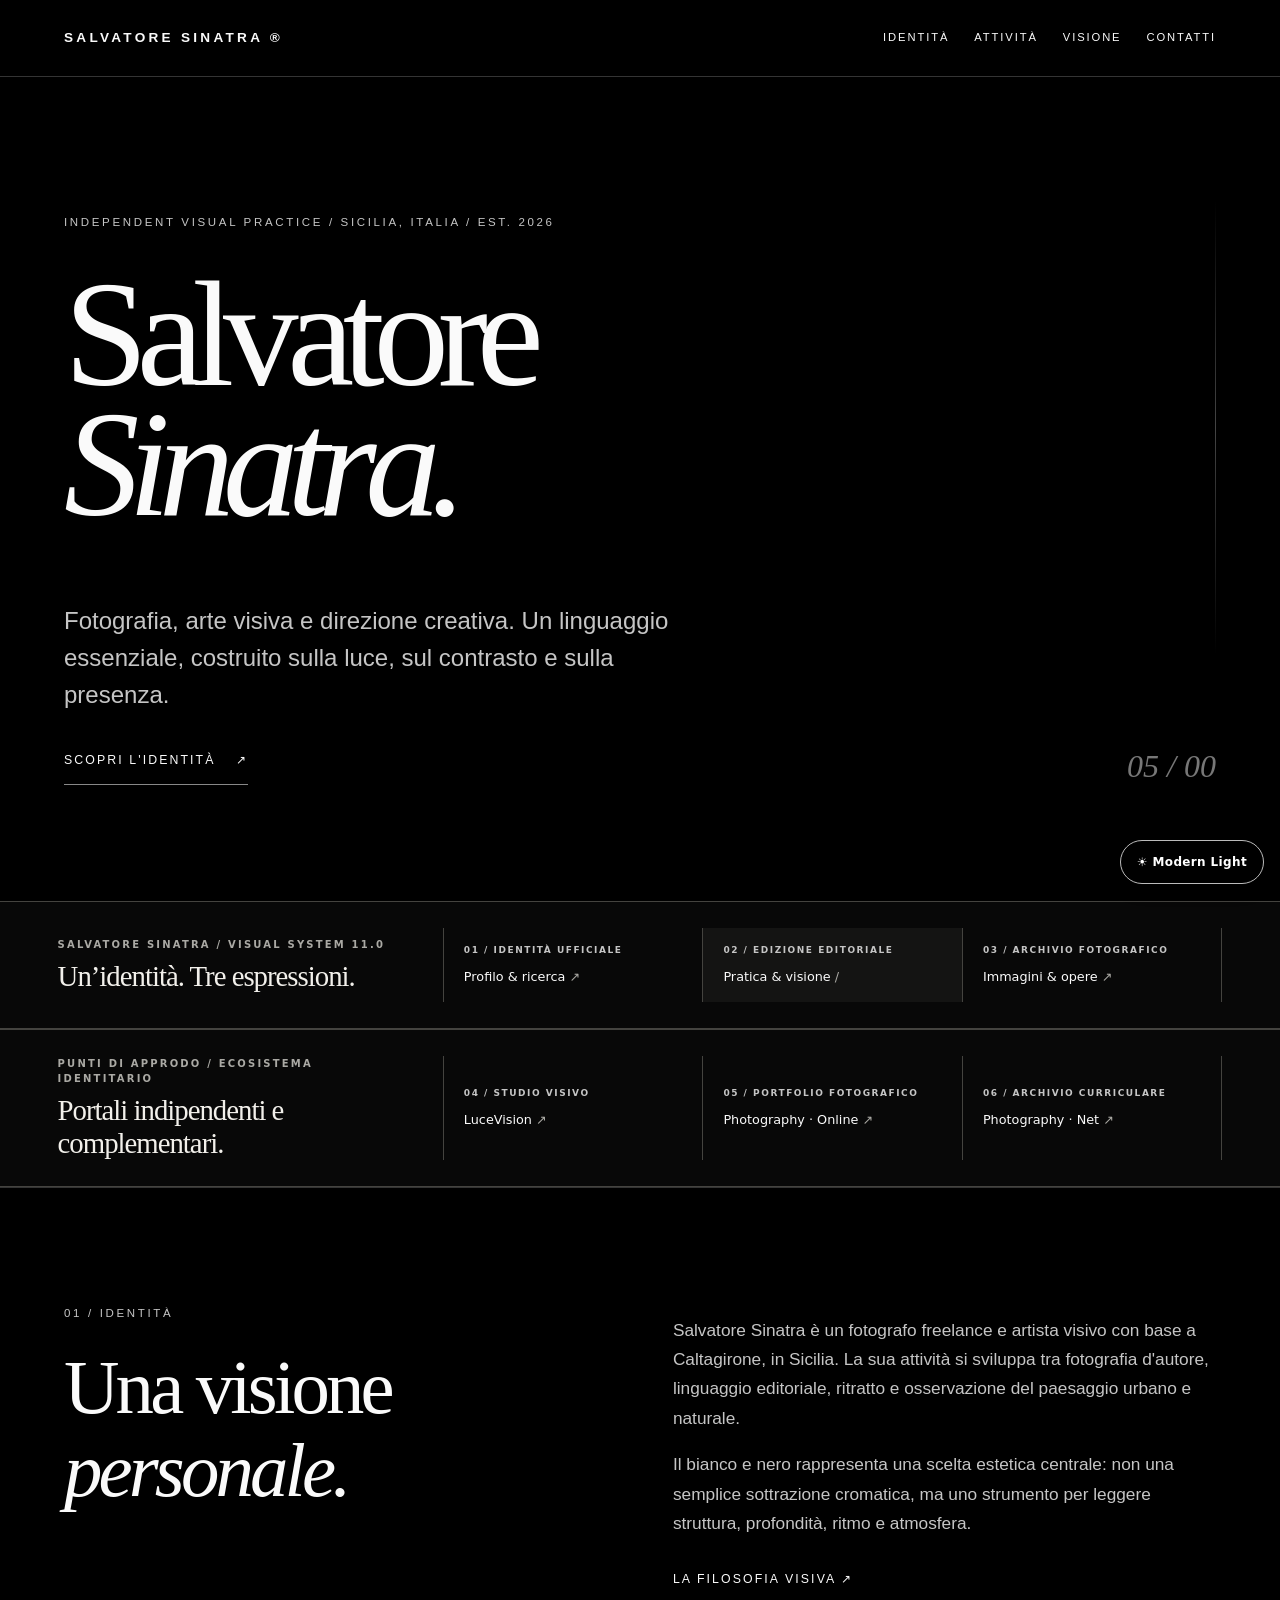
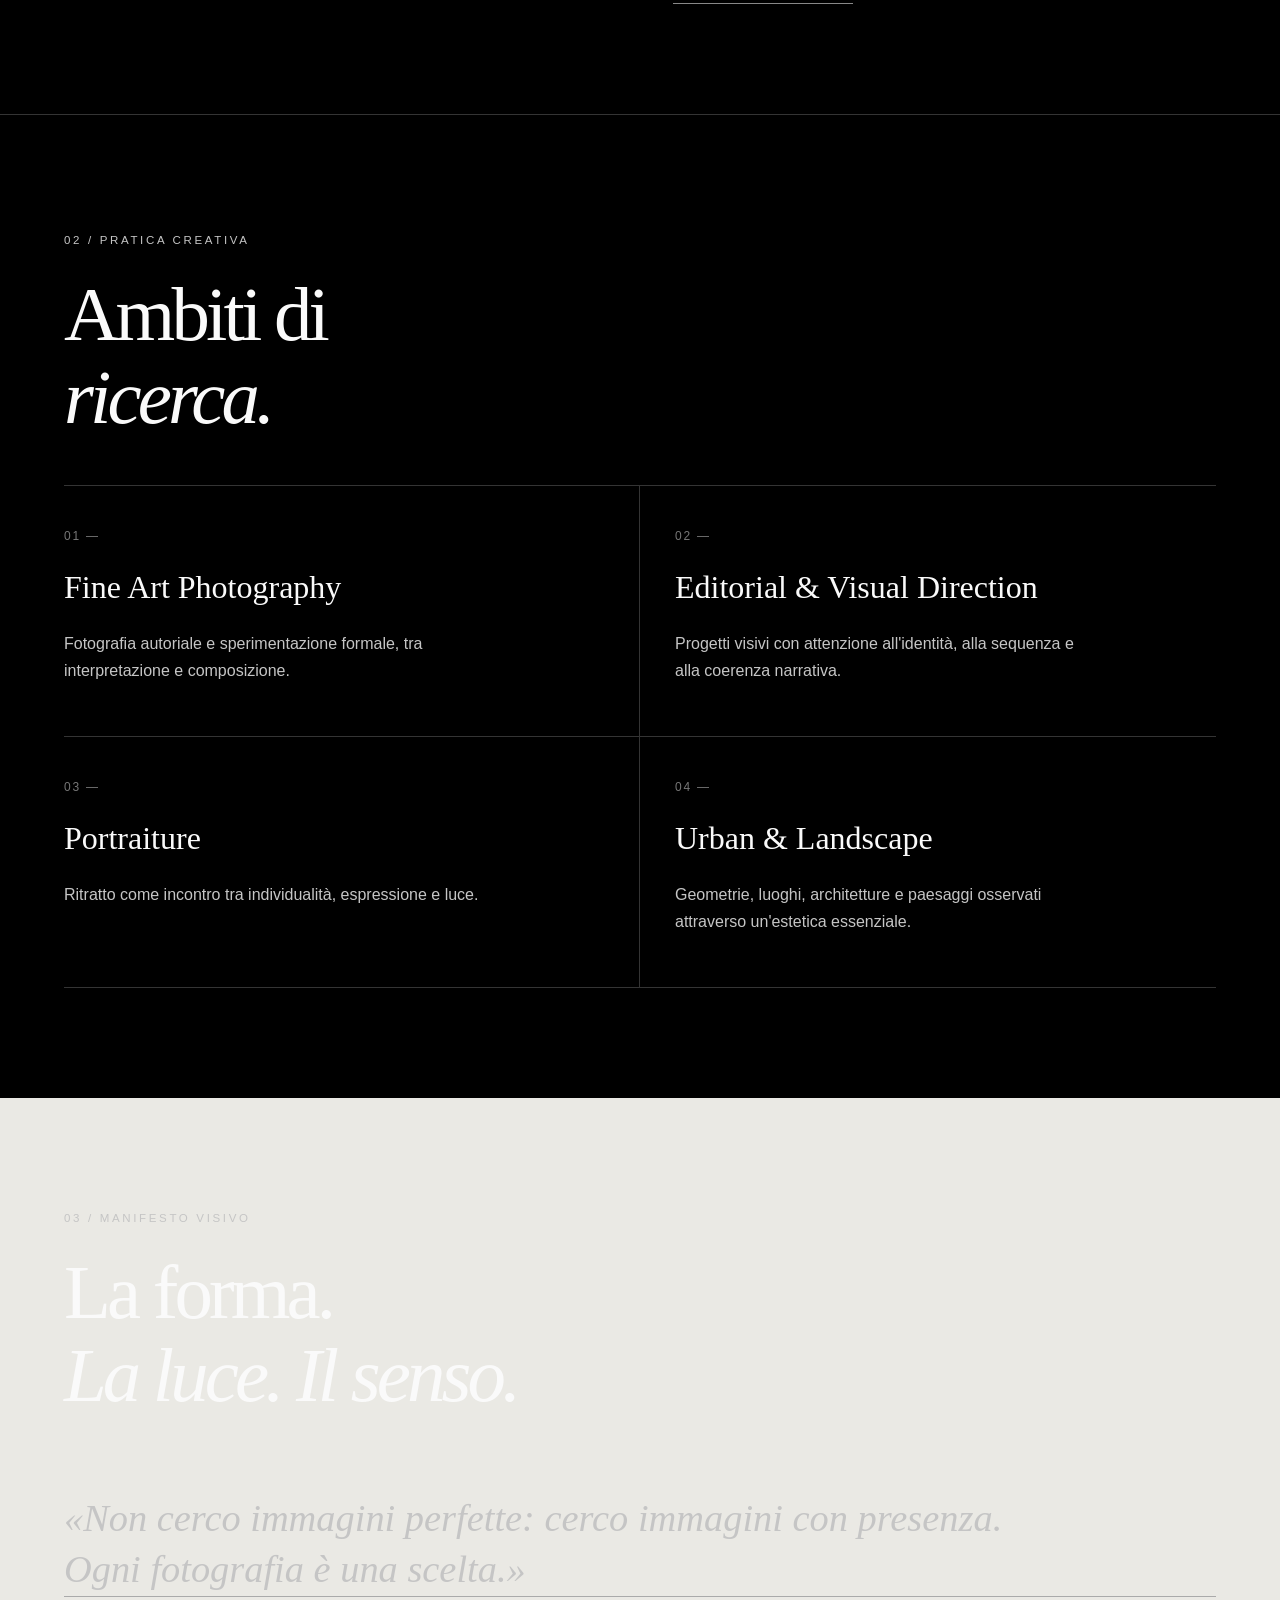
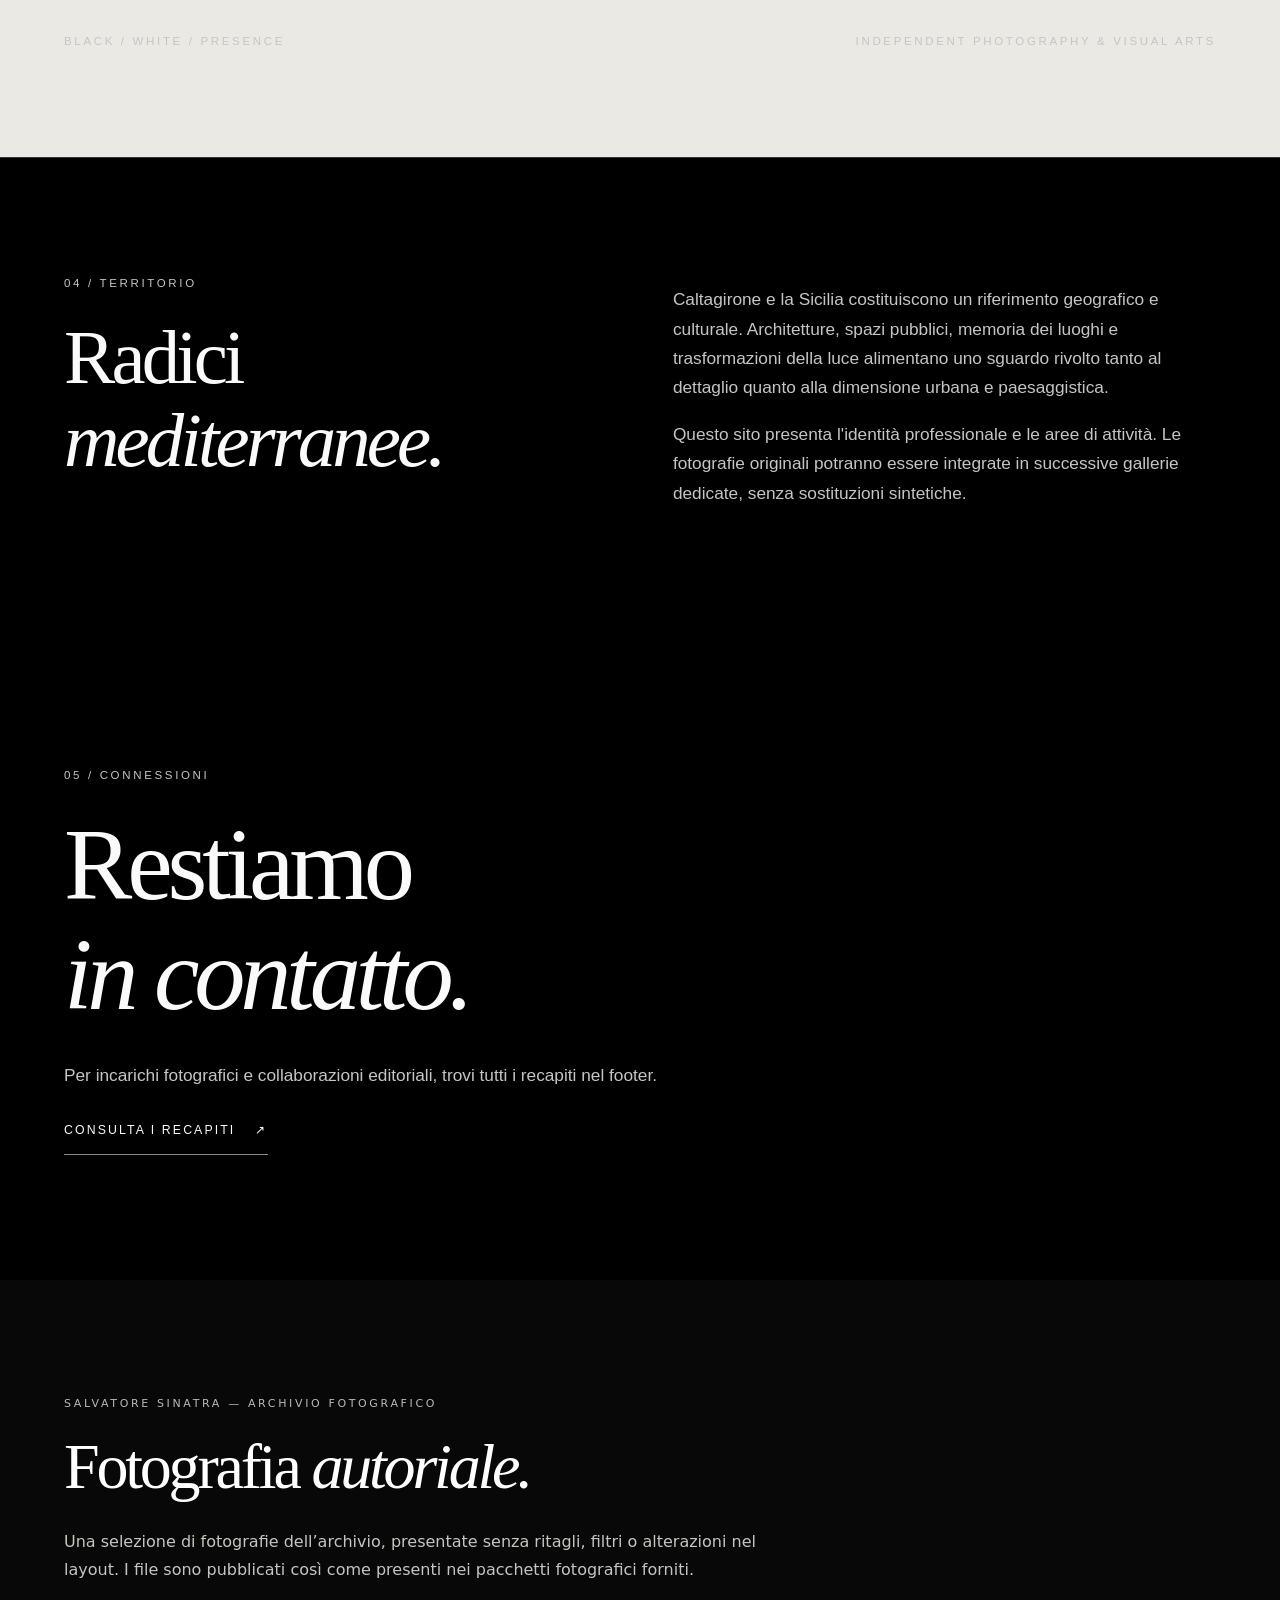
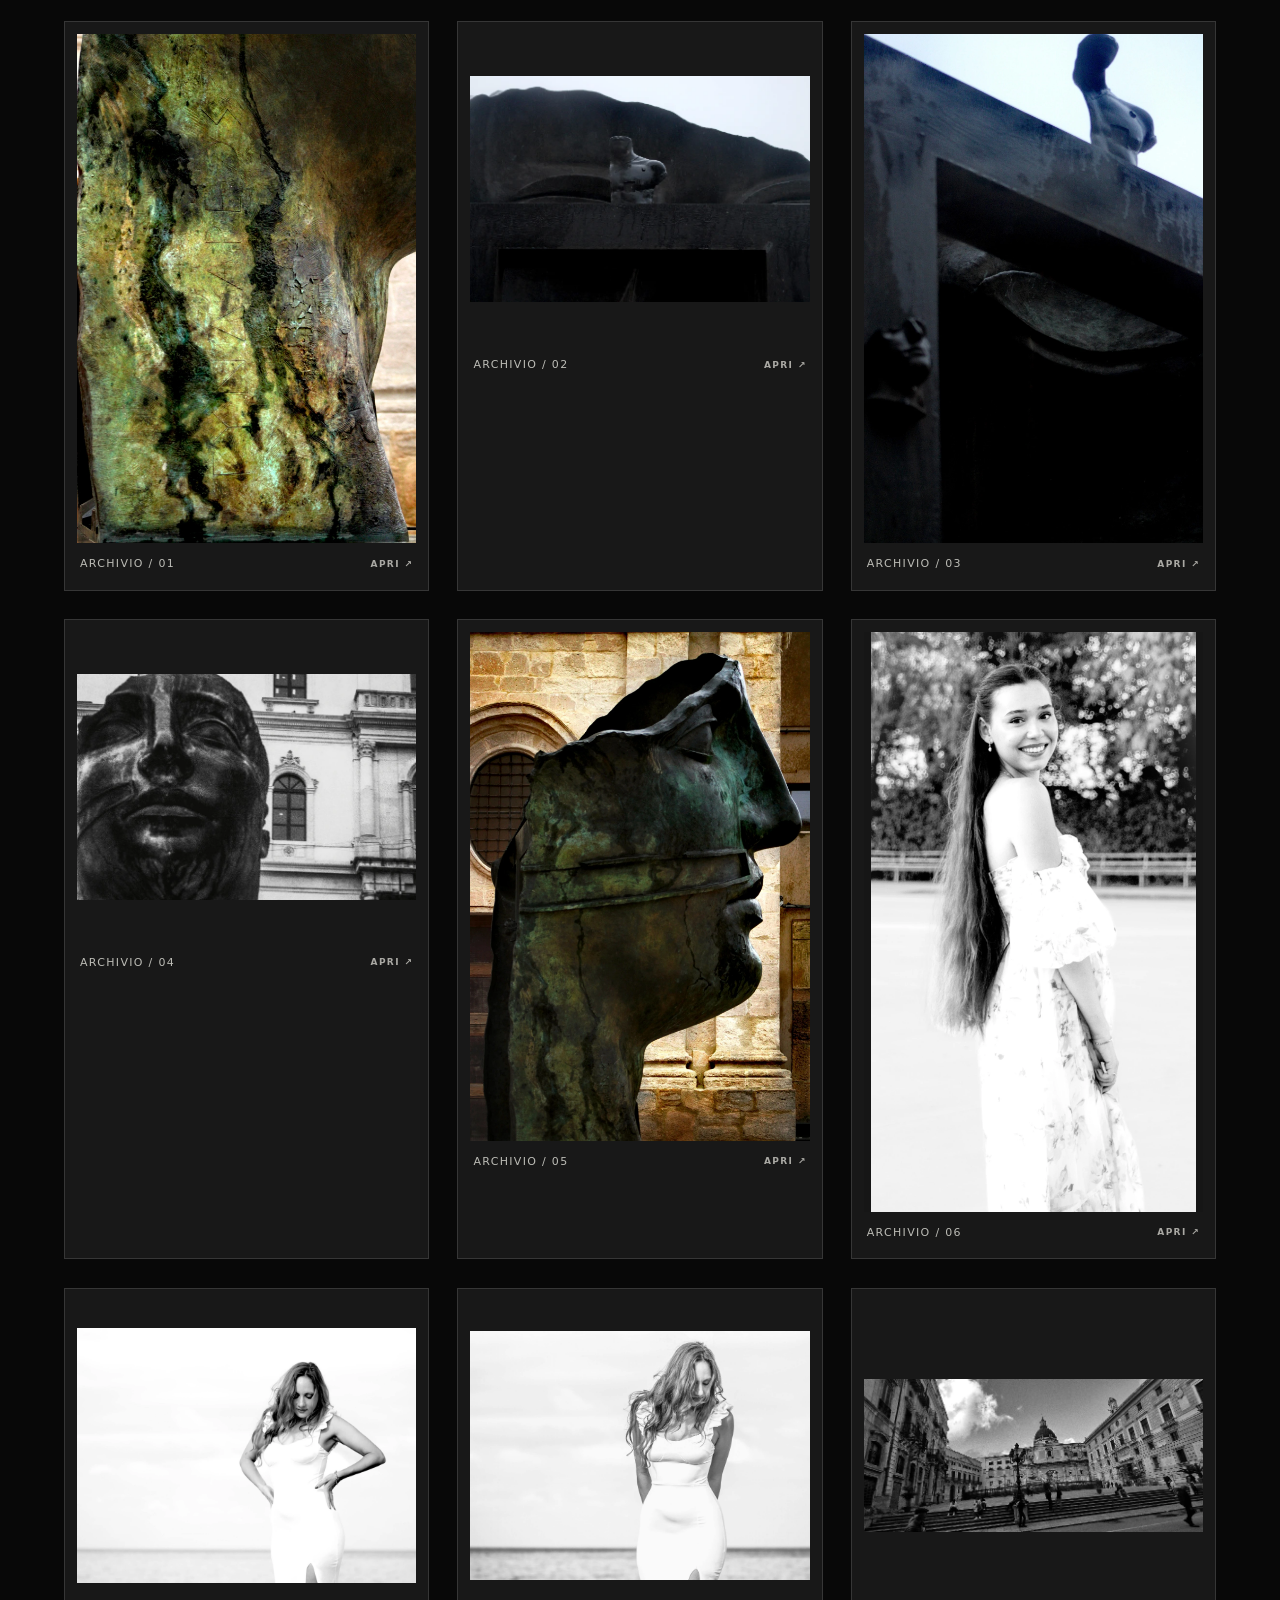
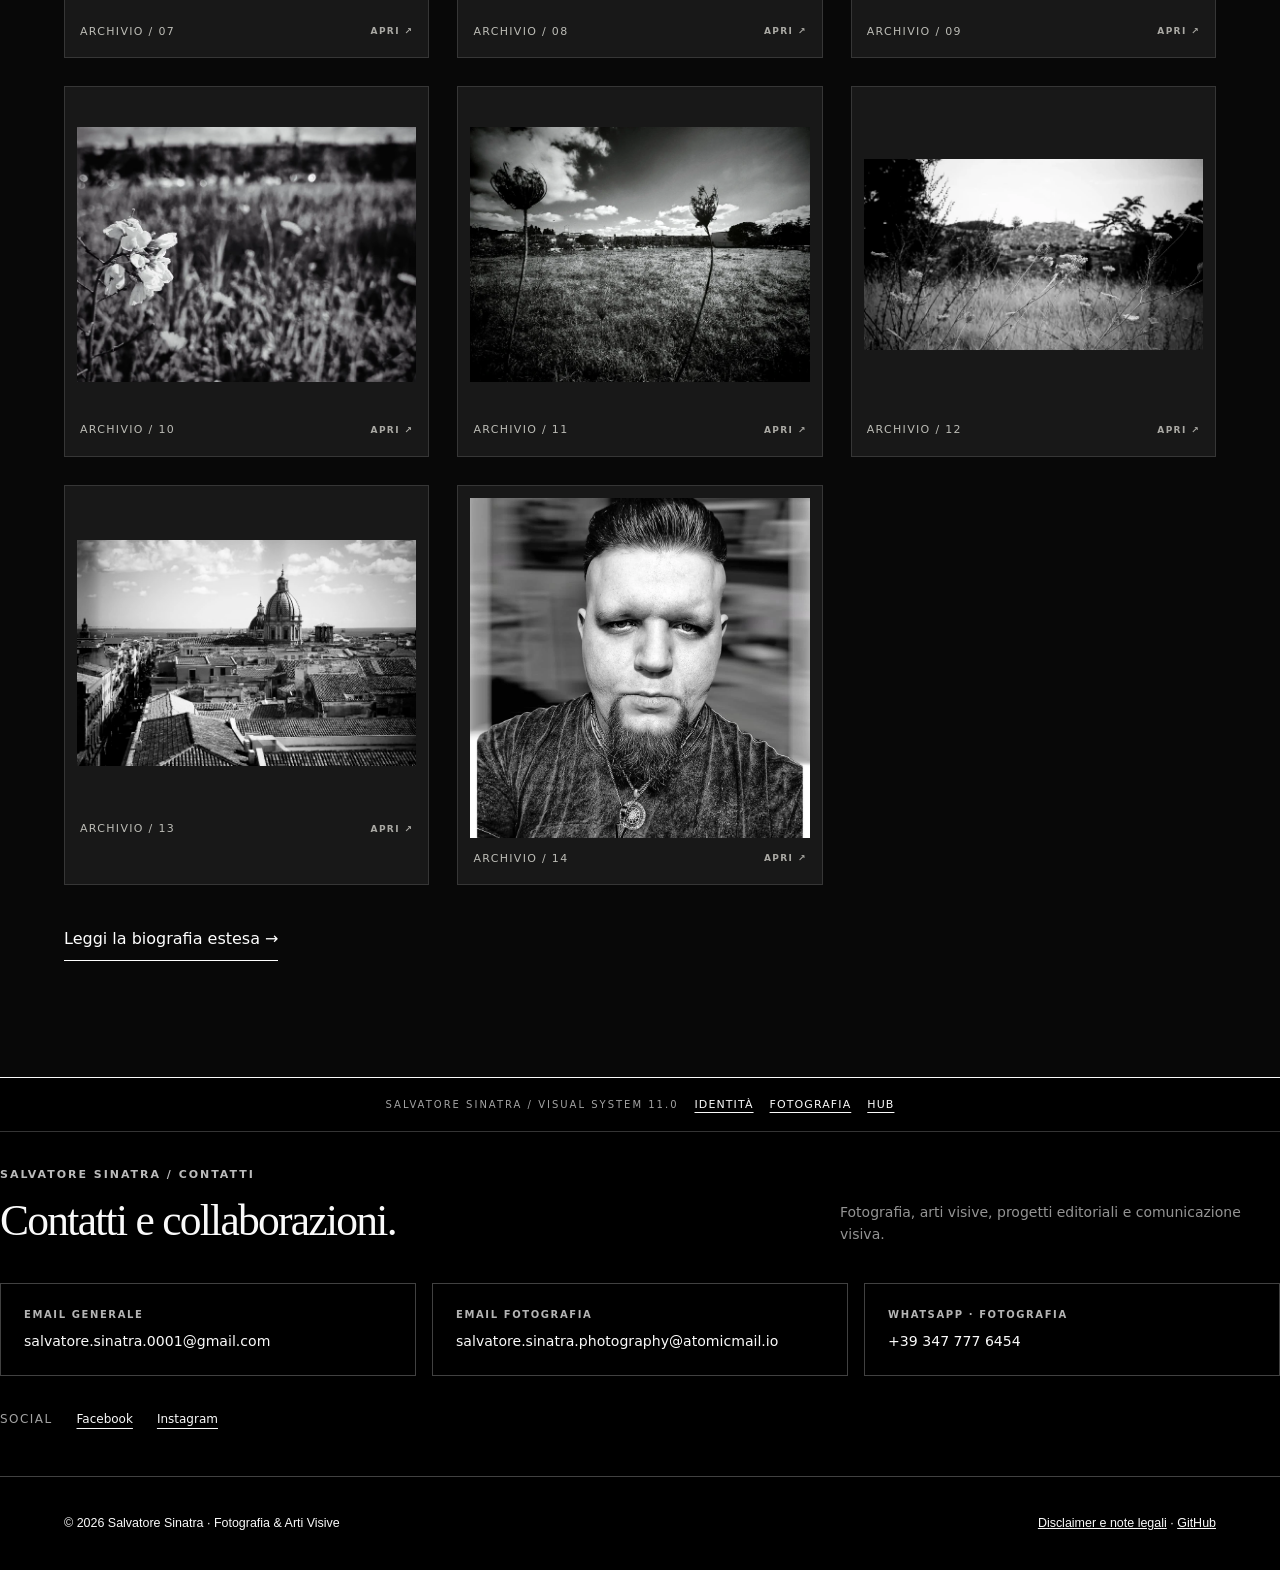
<file: index.html>
<!doctype html><html lang="it"><head><meta charset="utf-8"><meta name="viewport" content="width=device-width,initial-scale=1"><meta name="theme-color" content="#080808"><meta name="description" content="Salvatore Sinatra, fotografo freelance e artista visivo in Sicilia. Fine art, ritratto, fotografia editoriale, bianco e nero e direzione visiva."><meta property="og:type" content="website"><meta property="og:locale" content="it_IT"><meta property="og:title" content="Salvatore Sinatra — Fotografia &amp; Arti Visive | Website 5.0"><meta property="og:description" content="Salvatore Sinatra, fotografo freelance e artista visivo in Sicilia. Fine art, ritratto, fotografia editoriale, bianco e nero e direzione visiva."><meta property="og:url" content="https://www.salvatore-sinatra.it/"><link rel="canonical" href="https://www.salvatore-sinatra.it/"><title>Salvatore Sinatra — Fotografia & Arti Visive | Website 5.0</title><style>:root{color-scheme:dark;--black:#080808;--white:#f1f0eb;--grey:#a5a5a0;--border:#303030}*{box-sizing:border-box}html{scroll-behavior:smooth}body{margin:0;background:var(--black);color:var(--white);font:16px/1.7 -apple-system,BlinkMacSystemFont,"Segoe UI",sans-serif}a{color:inherit}a:focus-visible{outline:2px solid #fff;outline-offset:5px}.shell{width:min(1380px,90%);margin:auto}.top{position:sticky;top:0;z-index:20;background:#080808ed;border-bottom:1px solid var(--border);backdrop-filter:blur(20px)}.top .shell{min-height:76px;display:flex;align-items:center;justify-content:space-between;gap:24px}.logo{text-decoration:none;font-weight:600;font-size:.85rem;letter-spacing:.24em}.nav{display:flex;gap:25px;flex-wrap:wrap}.nav a{text-decoration:none;font-size:.7rem;letter-spacing:.17em;text-transform:uppercase;color:var(--grey)}.nav a:hover{color:#fff}.tag{font-size:.72rem;text-transform:uppercase;letter-spacing:.23em;color:var(--grey)}.serif,h1,h2,h3{font-family:Georgia,"Times New Roman",serif;font-weight:400}h1{font-size:clamp(4.4rem,11.8vw,12rem);line-height:.86;letter-spacing:-.075em;margin:38px 0 48px}h1 em,h2 em{font-weight:400}h2{font-size:clamp(2.8rem,6vw,6rem);line-height:1.08;letter-spacing:-.05em;margin:22px 0 30px}h3{font-size:2rem;margin:12px 0}.hero{min-height:calc(100svh - 76px);display:flex;flex-direction:column;justify-content:center;padding:90px 0 70px;position:relative}.hero:after{content:"";position:absolute;right:0;top:15%;height:55%;width:1px;background:linear-gradient(transparent,#aaa,transparent);opacity:.4}.hero-bottom{display:flex;justify-content:space-between;align-items:end;gap:30px}.lead{font-size:clamp(1.12rem,2vw,1.5rem);line-height:1.55;max-width:610px;color:#cecec9}.counter{font:italic 2rem Georgia,serif;color:#777}.link{display:inline-flex;align-items:center;gap:20px;text-decoration:none;border-bottom:1px solid #888;padding:13px 0;font-size:.77rem;text-transform:uppercase;letter-spacing:.17em}.link:hover{border-color:white}.section{border-top:1px solid var(--border);padding:110px 0}.two{display:grid;grid-template-columns:1fr 1.1fr;gap:10%}.copy{font-size:1.08rem;color:#bdbdb8;max-width:710px}.quote{font:italic clamp(1.8rem,3vw,3rem)/1.35 Georgia,serif;max-width:970px;margin:75px 0 0}.index{color:#777;font-size:.75rem;letter-spacing:.15em}.services{display:grid;grid-template-columns:repeat(2,1fr);border-top:1px solid var(--border);margin-top:45px}.service{padding:35px 35px 35px 0;border-bottom:1px solid var(--border);min-height:210px}.service:nth-child(odd){border-right:1px solid var(--border)}.service:nth-child(even){padding-left:35px}.service p{color:var(--grey);max-width:420px}.band{background:#eae9e4;color:#101010;padding:105px 0}.band .tag{color:#555}.band .copy{color:#3c3c3c}.details{display:flex;justify-content:space-between;gap:25px;flex-wrap:wrap;padding-top:35px;border-top:1px solid #aaa}.contact{padding:125px 0}.contact h2{font-size:clamp(3.6rem,8vw,9rem)}.foot{border-top:1px solid var(--border);padding:35px 0;color:#92928e;font-size:.78rem}.foot .shell{display:flex;justify-content:space-between;flex-wrap:wrap;gap:20px}.foot a{color:#c3c3bd}.legal{max-width:850px;padding:95px 0 130px}.legal h1{font-size:clamp(3.4rem,7vw,7rem);line-height:1.05}.legal h2{font-size:2rem;margin-top:55px}.legal p{color:#bdbdb8}.legal ul{color:#bdbdb8}@media(max-width:760px){.top .shell{padding:20px 0;align-items:flex-start;flex-direction:column}.nav{gap:13px}.hero{min-height:70svh}.hero-bottom,.two{display:block}.counter{display:none}.section{padding:75px 0}.services{grid-template-columns:1fr}.service:nth-child(odd){border-right:0}.service:nth-child(even){padding-left:0}.band{padding:75px 0}}.skip-link{position:absolute;left:-9999px;top:1rem;z-index:100;background:#f1f0eb;color:#080808;padding:12px 18px;font-size:.85rem;text-decoration:none}.skip-link:focus{left:1rem;top:1rem}</style><meta name="design-system-version" content="11.0"><style id="ss-design-system-v10">:root{--ss10-black:#080808;--ss10-white:#f5f5f2;--ss10-muted:#a8a8a4;--ss10-border:#3b3b3b}html{scroll-behavior:smooth}body{font-kerning:normal;-webkit-font-smoothing:antialiased}img{max-width:100%;height:auto}img:not([width]):not([height]){object-fit:contain}a,button{transition:color .2s ease,border-color .2s ease,background-color .2s ease}a:focus-visible,button:focus-visible{outline:2px solid currentColor;outline-offset:4px}h1,h2,h3{text-wrap:balance}p{overflow-wrap:break-word}main{min-width:0}@media(prefers-reduced-motion:reduce){*,*::before,*::after{scroll-behavior:auto!important;animation-duration:.01ms!important;transition-duration:.01ms!important}}@media(max-width:600px){body{overflow-x:hidden}nav{max-width:100%;flex-wrap:wrap}}.ss-v10-signature{font:500 10px/1.5 system-ui,sans-serif;letter-spacing:.2em;text-transform:uppercase;opacity:.65}.ss-v10-links{display:flex;gap:16px;flex-wrap:wrap;align-items:center;justify-content:center;padding:18px 5%;border-top:1px solid currentColor;font:500 11px/1.6 system-ui,sans-serif;letter-spacing:.1em;text-transform:uppercase}.ss-v10-links a{text-decoration:underline;text-underline-offset:4px}.ss-v10-links a:hover{opacity:.65}</style>  <meta name="robots" content="index,follow,max-image-preview:large">
  <meta property="og:site_name" content="Salvatore Sinatra">
  <meta property="og:image" content="https://www.salvatore-sinatra.it/assets/photos/1000022959.webp">
  <meta name="twitter:card" content="summary_large_image">
  <meta name="twitter:title" content="Salvatore Sinatra — Fotografia &amp; Arti Visive | Website 5.0">
  <meta name="twitter:description" content="Salvatore Sinatra, fotografo freelance e artista visivo in Sicilia. Fine art, ritratto, fotografia editoriale, bianco e nero e direzione visiva.">
  <meta name="twitter:image" content="https://www.salvatore-sinatra.it/assets/photos/1000022959.webp">
  <script type="application/ld+json">{"@context":"https://schema.org","@type":"WebSite","name":"Salvatore Sinatra — Fotografia & Arti Visive | Website 5.0","url":"https://www.salvatore-sinatra.it/","description":"Salvatore Sinatra, fotografo freelance e artista visivo in Sicilia. Fine art, ritratto, fotografia editoriale, bianco e nero e direzione visiva.","inLanguage":"it-IT"}</script>
<link rel="stylesheet" href="assets/ss-visual-theme.css"><link rel="stylesheet" href="assets/ss-editorial-v11.css"><link rel="stylesheet" href="assets/ss-contact-footer.css"></head><body><a class="skip-link" href="#main-content">Vai al contenuto</a><header class="top"><div class="shell"><a class="logo" href="/">SALVATORE SINATRA <span aria-hidden="true">®</span></a><nav class="nav" aria-label="Navigazione principale"><a href="/#identita">Identità</a><a href="/#attivita">Attività</a><a href="/#visione">Visione</a><a href="/#contatti">Contatti</a></nav></div></header><main id="main-content"><section class="hero shell"><span class="tag">Independent visual practice / Sicilia, Italia / Est. 2026</span><h1>Salvatore<br><em>Sinatra.</em></h1><div class="hero-bottom"><div><p class="lead">Fotografia, arte visiva e direzione creativa. Un linguaggio essenziale, costruito sulla luce, sul contrasto e sulla presenza.</p><a class="link" href="#identita">Scopri l'identità <span aria-hidden="true">↗</span></a></div><span class="counter">05 / 00</span></div></section><aside class="ss11-network" aria-label="Sistema editoriale e siti di Salvatore Sinatra"><div class="ss11-network__heading"><span class="ss11-network__eyebrow">SALVATORE SINATRA / VISUAL SYSTEM 11.0</span><strong>Un’identità. Tre espressioni.</strong></div><nav class="ss11-network__links" aria-label="Naviga tra i siti identitari"><a class="ss11-network__link" href="https://www.salvatoresinatra.it/"><small>01 / IDENTITÀ UFFICIALE</small><span>Profilo & ricerca</span></a><a class="ss11-network__link" href="https://www.salvatore-sinatra.it/" aria-current="page"><small>02 / EDIZIONE EDITORIALE</small><span>Pratica & visione</span></a><a class="ss11-network__link" href="https://www.salvatoresinatraphotography.it/"><small>03 / ARCHIVIO FOTOGRAFICO</small><span>Immagini & opere</span></a></nav></aside><aside class="ss11-network" aria-label="Altri siti autonomi di Salvatore Sinatra"><div class="ss11-network__heading"><span class="ss11-network__eyebrow">PUNTI DI APPRODO / ECOSISTEMA IDENTITARIO</span><strong>Portali indipendenti e complementari.</strong></div><nav class="ss11-network__links" aria-label="Altri punti di approdo di Salvatore Sinatra"><a class="ss11-network__link" href="https://www.lucevision.it/"><small>04 / STUDIO VISIVO</small><span>LuceVision</span></a><a class="ss11-network__link" href="https://www.salvatoresinatraphotography.online/"><small>05 / PORTFOLIO FOTOGRAFICO</small><span>Photography · Online</span></a><a class="ss11-network__link" href="https://www.salvatoresinatraphotography.net/"><small>06 / ARCHIVIO CURRICULARE</small><span>Photography · Net</span></a></nav></aside><section class="section" id="identita"><div class="shell two"><div><span class="tag">01 / Identità</span><h2>Una visione<br><em>personale.</em></h2></div><div class="copy"><p>Salvatore Sinatra è un fotografo freelance e artista visivo con base a Caltagirone, in Sicilia. La sua attività si sviluppa tra fotografia d'autore, linguaggio editoriale, ritratto e osservazione del paesaggio urbano e naturale.</p><p>Il bianco e nero rappresenta una scelta estetica centrale: non una semplice sottrazione cromatica, ma uno strumento per leggere struttura, profondità, ritmo e atmosfera.</p><a class="link" href="#visione">La filosofia visiva ↗</a></div></div></section><section class="section" id="attivita"><div class="shell"><span class="tag">02 / Pratica creativa</span><h2>Ambiti di<br><em>ricerca.</em></h2><div class="services"><article class="service"><span class="index">01 —</span><h3>Fine Art Photography</h3><p>Fotografia autoriale e sperimentazione formale, tra interpretazione e composizione.</p></article><article class="service"><span class="index">02 —</span><h3>Editorial & Visual Direction</h3><p>Progetti visivi con attenzione all'identità, alla sequenza e alla coerenza narrativa.</p></article><article class="service"><span class="index">03 —</span><h3>Portraiture</h3><p>Ritratto come incontro tra individualità, espressione e luce.</p></article><article class="service"><span class="index">04 —</span><h3>Urban & Landscape</h3><p>Geometrie, luoghi, architetture e paesaggi osservati attraverso un'estetica essenziale.</p></article></div></div></section><section class="band" id="visione"><div class="shell"><span class="tag">03 / Manifesto visivo</span><h2>La forma.<br><em>La luce. Il senso.</em></h2><p class="quote">«Non cerco immagini perfette: cerco immagini con presenza. Ogni fotografia è una scelta.»</p><div class="details"><span class="tag">Black / White / Presence</span><span class="tag">Independent photography & visual arts</span></div></div></section><section class="section"><div class="shell two"><div><span class="tag">04 / Territorio</span><h2>Radici<br><em>mediterranee.</em></h2></div><div class="copy"><p>Caltagirone e la Sicilia costituiscono un riferimento geografico e culturale. Architetture, spazi pubblici, memoria dei luoghi e trasformazioni della luce alimentano uno sguardo rivolto tanto al dettaglio quanto alla dimensione urbana e paesaggistica.</p><p>Questo sito presenta l'identità professionale e le aree di attività. Le fotografie originali potranno essere integrate in successive gallerie dedicate, senza sostituzioni sintetiche.</p></div></div></section><section class="contact shell" id="contatti"><span class="tag">05 / Connessioni</span><h2>Restiamo<br><em>in contatto.</em></h2><p class="copy">Per incarichi fotografici e collaborazioni editoriali, trovi tutti i recapiti nel footer.</p><a class="link" href="#contatti-unificati">Consulta i recapiti <span aria-hidden="true">↗</span></a></section><style id="ss-photo-gallery-style-v10">
#ss-photo-gallery-v10{padding:clamp(50px,9vw,120px) 5vw;background:#101010;color:#f4f3ef;font-family:system-ui,-apple-system,BlinkMacSystemFont,"Segoe UI",sans-serif}
#ss-photo-gallery-v10 .ss-gallery-inner{max-width:1400px;margin:auto}
#ss-photo-gallery-v10 .ss-photo-overline{font-size:11px;letter-spacing:.24em;text-transform:uppercase;color:#bab9b4}
#ss-photo-gallery-v10 h2{font-family:Georgia,serif;font-weight:400;font-size:clamp(32px,5vw,68px);line-height:1.1;margin:18px 0 25px;color:#fff}
#ss-photo-gallery-v10 p{max-width:750px;color:#c5c5c0;line-height:1.8}
#ss-photo-gallery-v10 .ss-photo-grid{display:grid;grid-template-columns:repeat(3,minmax(0,1fr));gap:clamp(12px,2.2vw,30px);margin-top:36px}
#ss-photo-gallery-v10 figure{margin:0;min-width:0;background:#181818;border:1px solid #363636;padding:12px}
#ss-photo-gallery-v10 img{display:block;width:100%;height:auto;max-height:580px;object-fit:contain;background:#161616}
#ss-photo-gallery-v10 figcaption{padding:12px 3px 4px;color:#bcbcb6;font-size:11px;letter-spacing:.12em;text-transform:uppercase}
#ss-photo-gallery-v10 .ss-bio-link{display:inline-block;margin-top:32px;border-bottom:1px solid currentColor;padding:8px 0;color:#fff;text-decoration:none}
@media(max-width:900px){#ss-photo-gallery-v10 .ss-photo-grid{grid-template-columns:repeat(2,minmax(0,1fr))}}
@media(max-width:560px){#ss-photo-gallery-v10 .ss-photo-grid{grid-template-columns:1fr}}
</style>
<section id="ss-photo-gallery-v10" aria-labelledby="ss-gallery-title"><div class="ss-gallery-inner">
  <div class="ss-photo-overline">Salvatore Sinatra — Archivio fotografico</div>
  <h2 id="ss-gallery-title">Fotografia <em>autoriale.</em></h2>
  <p>Una selezione di fotografie dell’archivio, presentate senza ritagli, filtri o alterazioni nel layout. I file sono pubblicati così come presenti nei pacchetti fotografici forniti.</p>
  <div class="ss-photo-grid">
    <figure><img src="assets/photos/1000022959.webp" alt="Fotografia autoriale di Salvatore Sinatra, immagine 01" loading="lazy" decoding="async"><figcaption>Archivio / 01</figcaption></figure>
    <figure><img src="assets/photos/1000022960.webp" alt="Fotografia autoriale di Salvatore Sinatra, immagine 02" loading="lazy" decoding="async"><figcaption>Archivio / 02</figcaption></figure>
    <figure><img src="assets/photos/1000022961.webp" alt="Fotografia autoriale di Salvatore Sinatra, immagine 03" loading="lazy" decoding="async"><figcaption>Archivio / 03</figcaption></figure>
    <figure><img src="assets/photos/1000022968.webp" alt="Fotografia autoriale di Salvatore Sinatra, immagine 04" loading="lazy" decoding="async"><figcaption>Archivio / 04</figcaption></figure>
    <figure><img src="assets/photos/1000023052.webp" alt="Fotografia autoriale di Salvatore Sinatra, immagine 05" loading="lazy" decoding="async"><figcaption>Archivio / 05</figcaption></figure>
    <figure><img src="assets/photos/1000023099.webp" alt="Fotografia autoriale di Salvatore Sinatra, immagine 06" loading="lazy" decoding="async"><figcaption>Archivio / 06</figcaption></figure>
    <figure><img src="assets/photos/1000023107.webp" alt="Fotografia autoriale di Salvatore Sinatra, immagine 07" loading="lazy" decoding="async"><figcaption>Archivio / 07</figcaption></figure>
    <figure><img src="assets/photos/1000023108.webp" alt="Fotografia autoriale di Salvatore Sinatra, immagine 08" loading="lazy" decoding="async"><figcaption>Archivio / 08</figcaption></figure>
    <figure><img src="assets/photos/467305712_122122964054394208_3311720588704344469_n%20%281%29.webp" alt="Fotografia autoriale di Salvatore Sinatra, immagine 09" loading="lazy" decoding="async"><figcaption>Archivio / 09</figcaption></figure>
    <figure><img src="assets/photos/473782319_577925235085140_2811685960131535709_n.webp" alt="Fotografia autoriale di Salvatore Sinatra, immagine 10" loading="lazy" decoding="async"><figcaption>Archivio / 10</figcaption></figure>
    <figure><img src="assets/photos/475974931_590899060454424_2349021340754761144_n.webp" alt="Fotografia autoriale di Salvatore Sinatra, immagine 11" loading="lazy" decoding="async"><figcaption>Archivio / 11</figcaption></figure>
    <figure><img src="assets/photos/476558959_595280760016254_7209493691133244539_n.webp" alt="Fotografia autoriale di Salvatore Sinatra, immagine 12" loading="lazy" decoding="async"><figcaption>Archivio / 12</figcaption></figure>
    <figure><img src="assets/photos/480542509_599351712942492_5895601628253863716_n.webp" alt="Fotografia autoriale di Salvatore Sinatra, immagine 13" loading="lazy" decoding="async"><figcaption>Archivio / 13</figcaption></figure>
    <figure><img src="assets/photos/F1.webp" alt="Fotografia autoriale di Salvatore Sinatra, immagine 14" loading="lazy" decoding="async"><figcaption>Archivio / 14</figcaption></figure>
  </div><a class="ss-bio-link" href="biografia.html">Leggi la biografia estesa &rarr;</a>
</div></section>
</main><nav class="ss-v10-links" aria-label="Rete dei siti Salvatore Sinatra"><span class="ss-v10-signature">Salvatore Sinatra / Visual System 11.0</span><a href="https://www.salvatore-sinatra.it/">Identità</a><a href="https://www.salvatoresinatraphotography.it/">Fotografia</a><a href="https://salvatoresinatra0001-ux.github.io/">Hub</a></nav>
<footer class="foot">

  <section id="contatti-unificati" class="ss-contact-footer" aria-labelledby="ss-contact-footer-title">
    <div class="ss-contact-footer__head">
      <div><span class="ss-contact-footer__kicker">SALVATORE SINATRA / CONTATTI</span><h2 id="ss-contact-footer-title">Contatti e collaborazioni.</h2></div>
      <p>Fotografia, arti visive, progetti editoriali e comunicazione visiva.</p>
    </div>
    <div class="ss-contact-footer__grid">
      <a class="ss-contact-footer__item" href="mailto:salvatore.sinatra.0001@gmail.com"><span class="ss-contact-footer__label">Email generale</span><span class="ss-contact-footer__value">salvatore.sinatra.0001@gmail.com</span></a>
      <a class="ss-contact-footer__item" href="mailto:salvatore.sinatra.photography@atomicmail.io"><span class="ss-contact-footer__label">Email fotografia</span><span class="ss-contact-footer__value">salvatore.sinatra.photography@atomicmail.io</span></a>
      <a class="ss-contact-footer__item" href="https://wa.me/393477776454" target="_blank" rel="noopener noreferrer"><span class="ss-contact-footer__label">WhatsApp · fotografia</span><span class="ss-contact-footer__value">+39 347 777 6454</span></a>
    </div>
    <nav class="ss-contact-footer__social" aria-label="Profili social ufficiali">
      <span class="ss-contact-footer__social-label">Social</span>
      <a href="https://www.facebook.com/profile.php?id=61594648539977" target="_blank" rel="noopener noreferrer">Facebook</a>
      <a href="https://www.instagram.com/salvatoresinatraofficial/" target="_blank" rel="noopener noreferrer">Instagram</a>
    </nav>
  </section>
<div class="shell"><span>© 2026 Salvatore Sinatra · Fotografia & Arti Visive</span><span><a href="/disclaimer.html">Disclaimer e note legali</a> · <a href="https://github.com/salvatoresinatra0001-ux" rel="noopener noreferrer">GitHub</a></span></div></footer><script src="assets/ss-visual-theme.js" defer></script><script src="assets/ss-editorial-v11.js" defer></script></body></html>
</file>
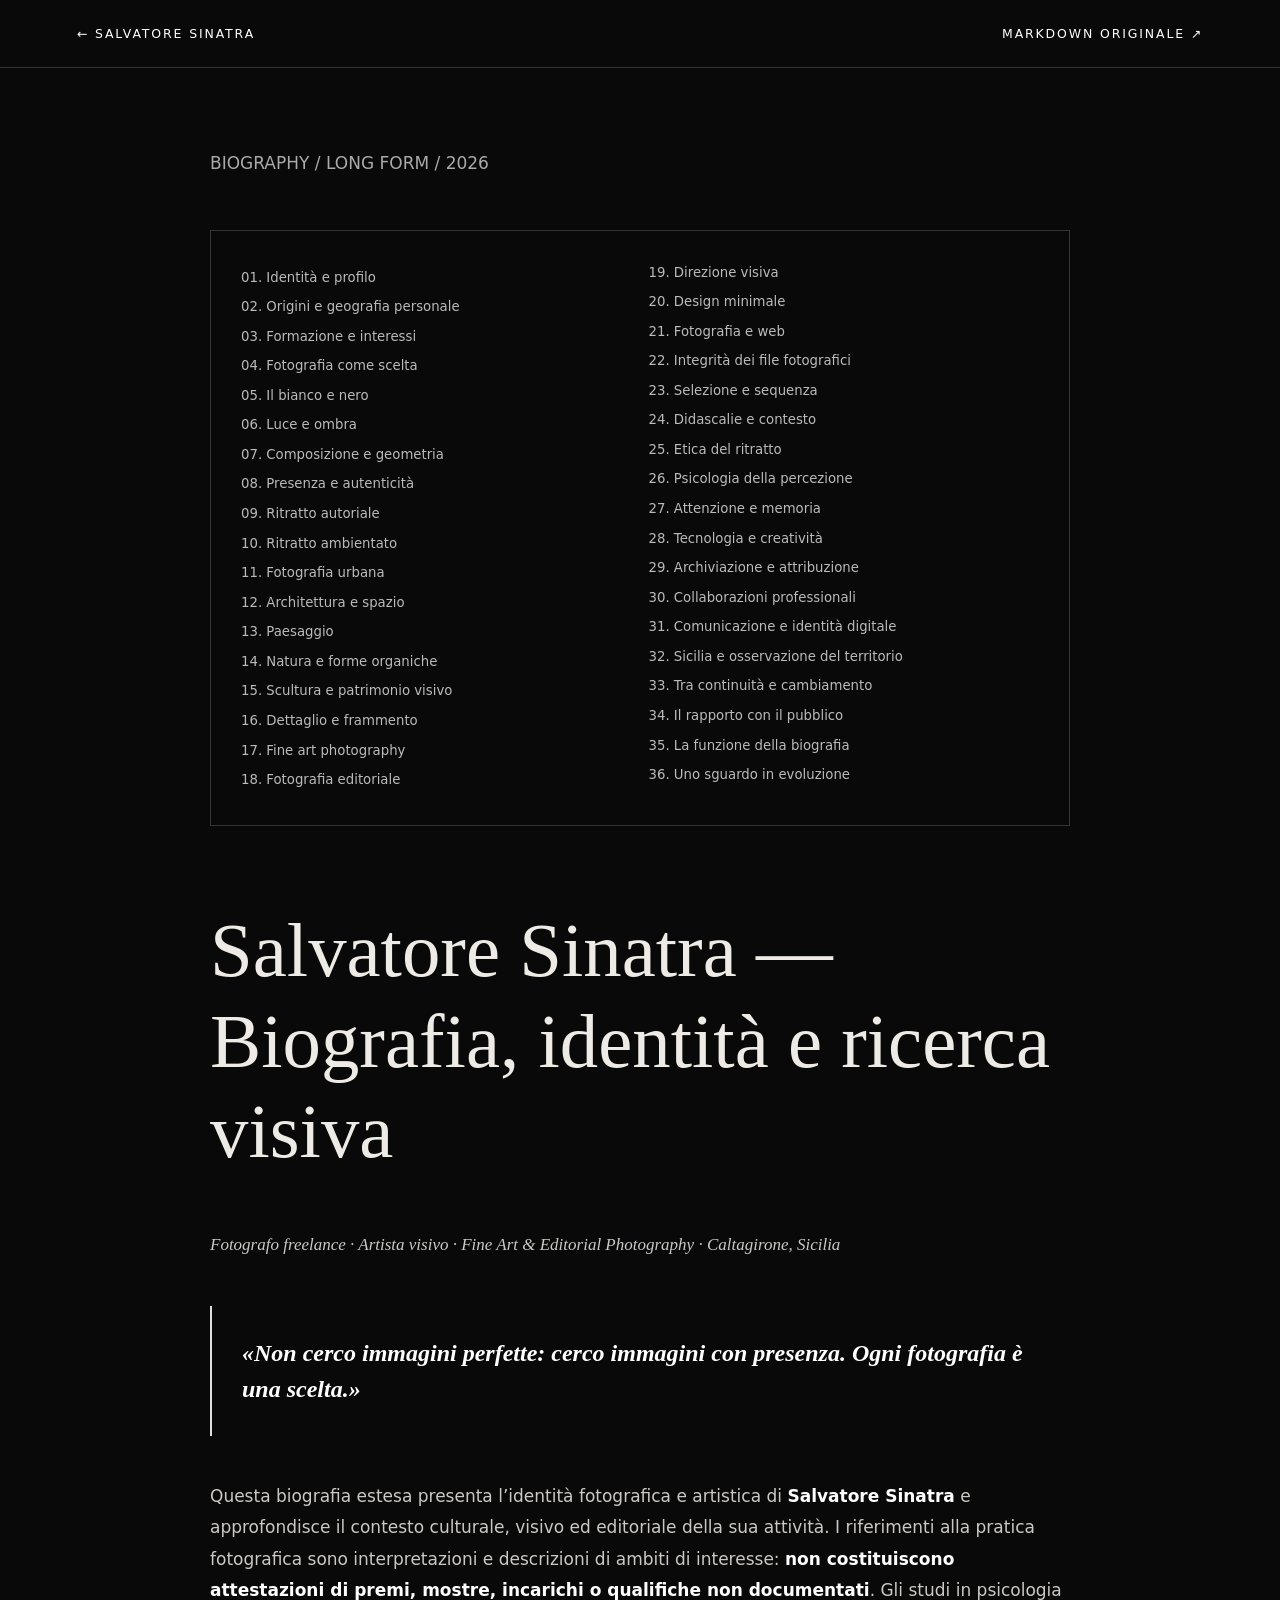
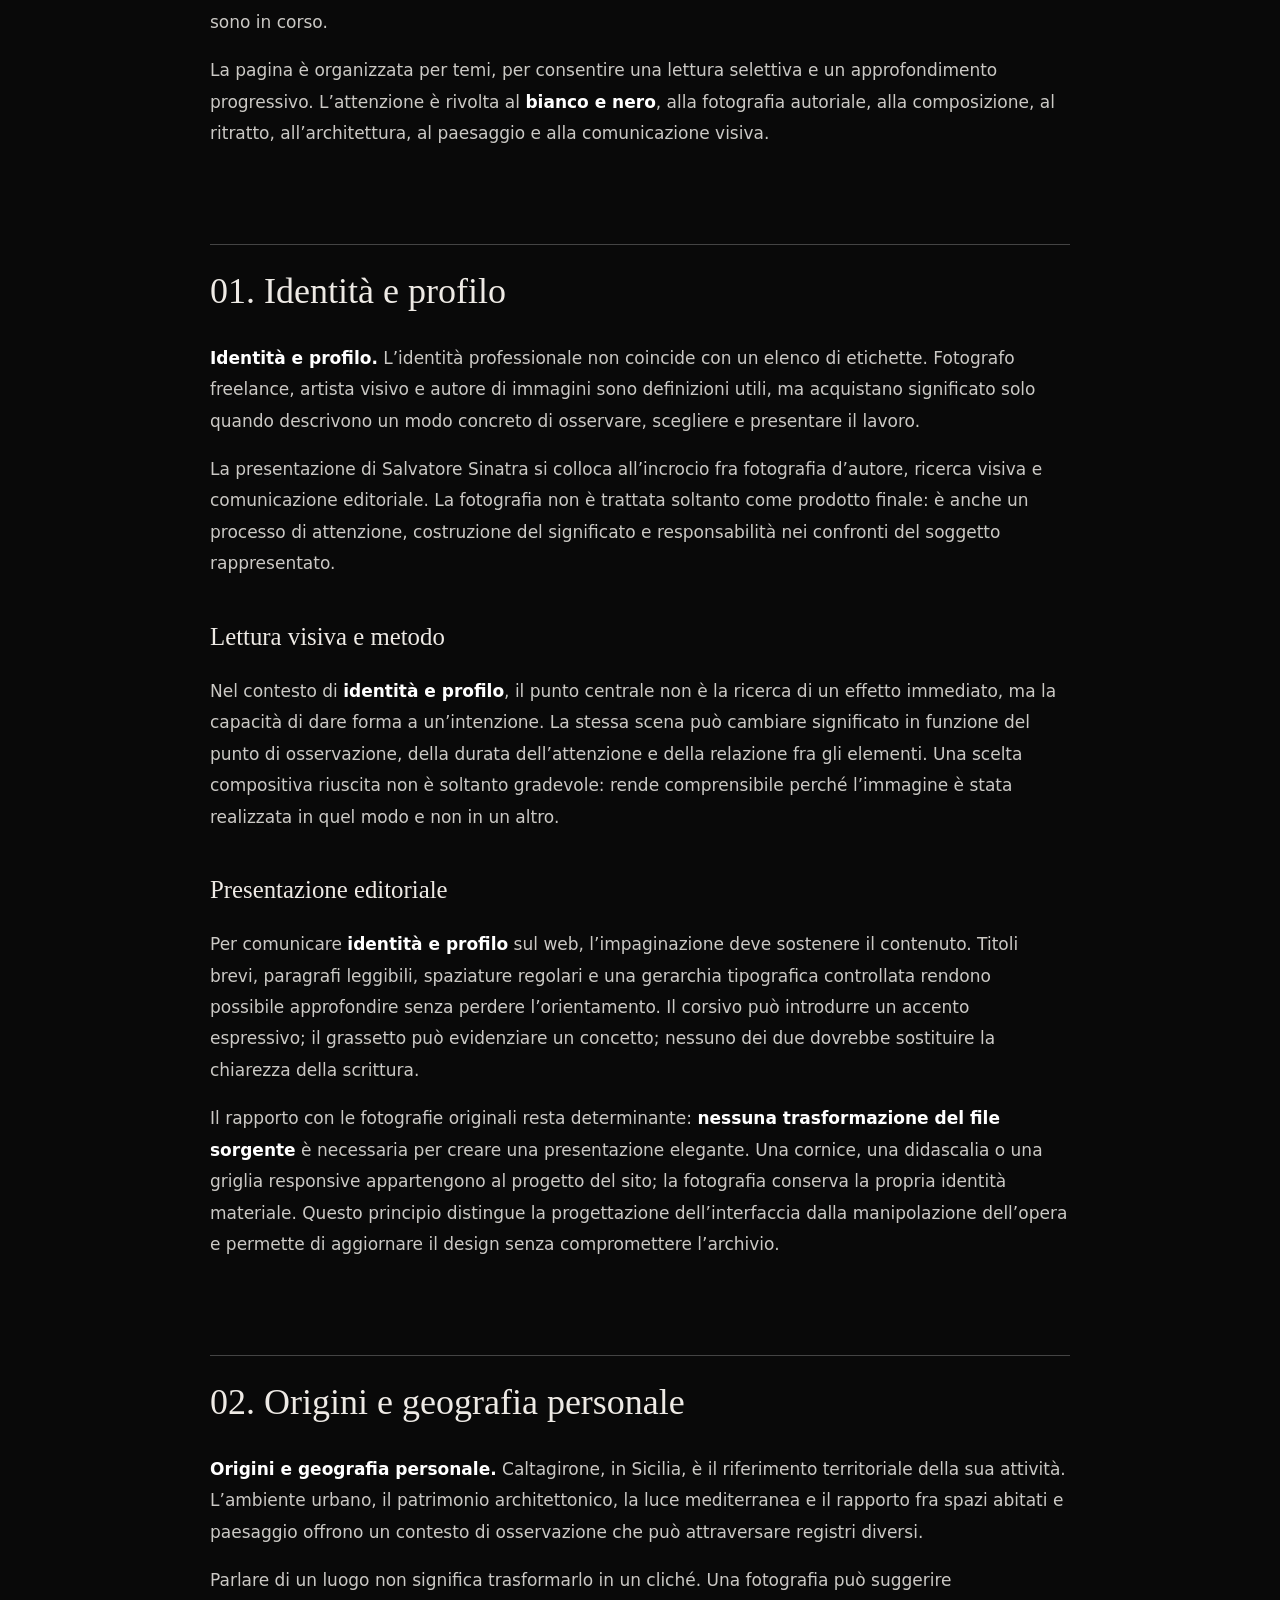
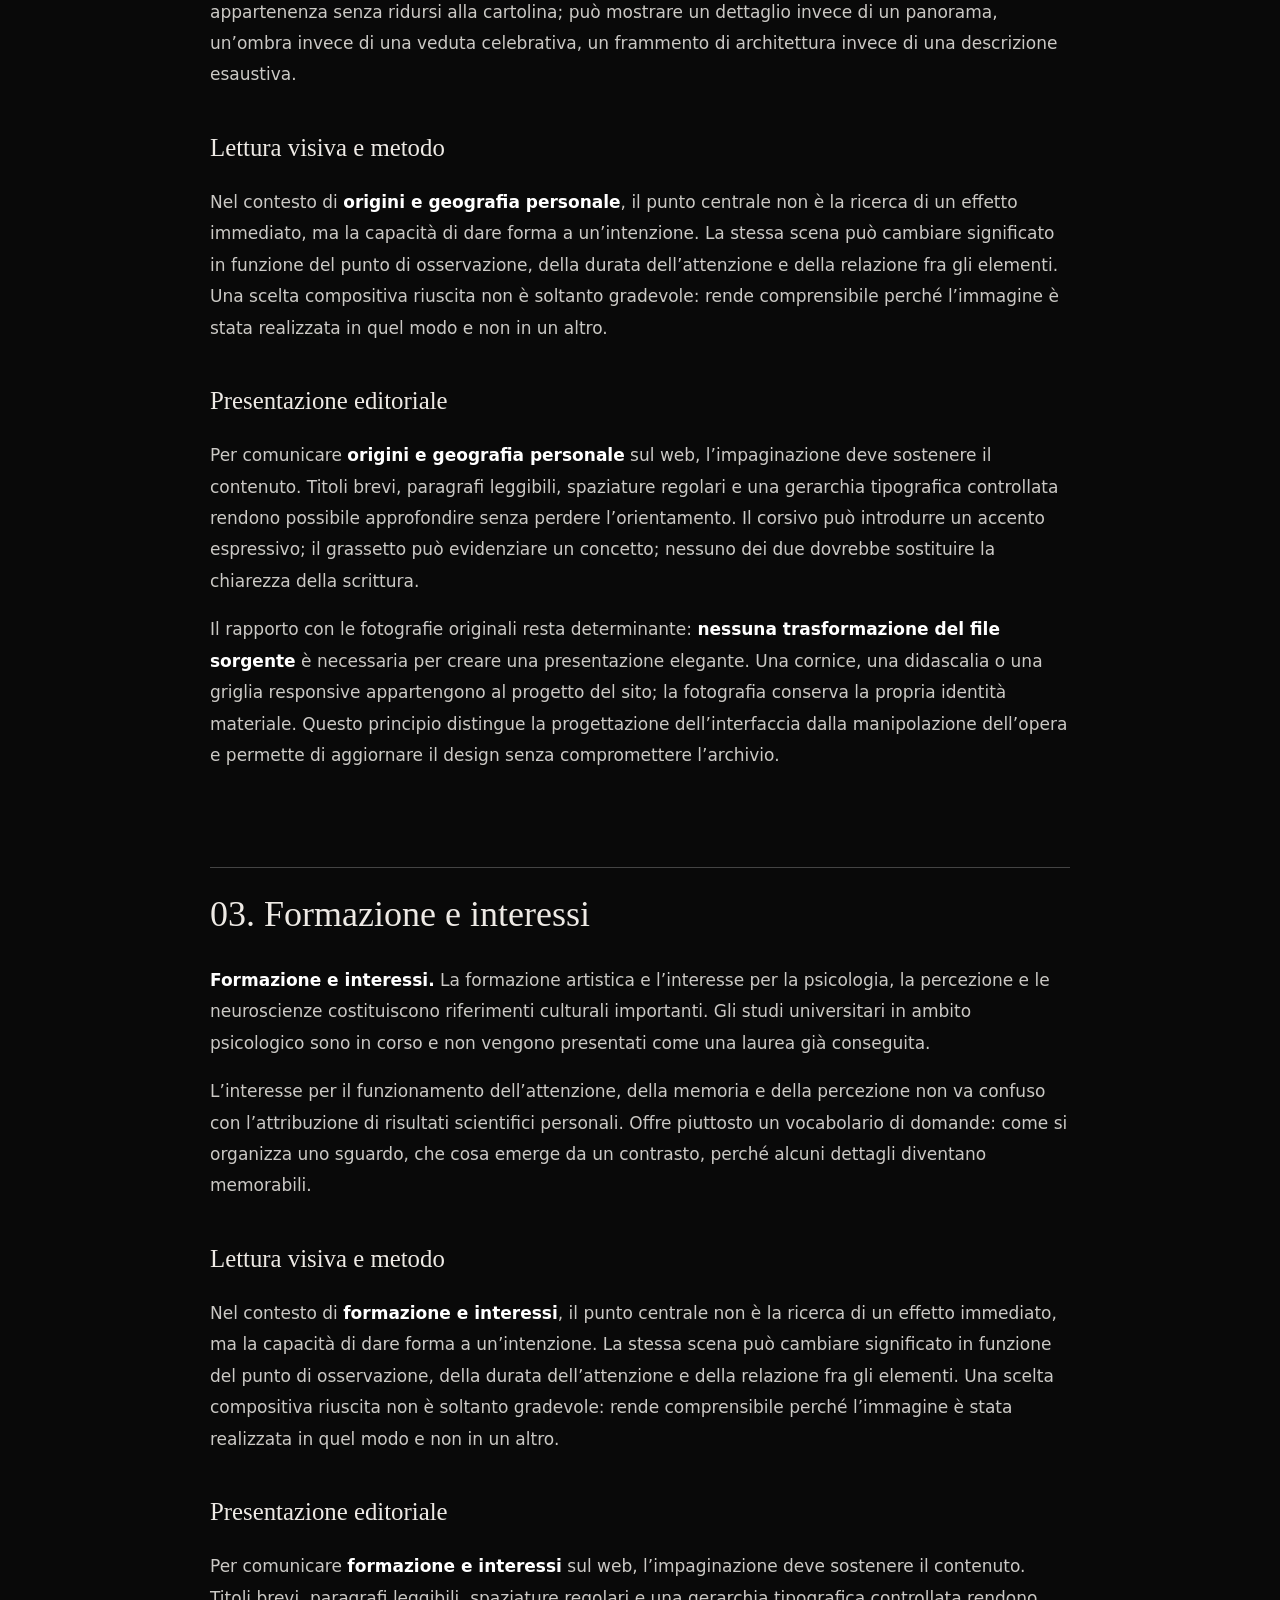
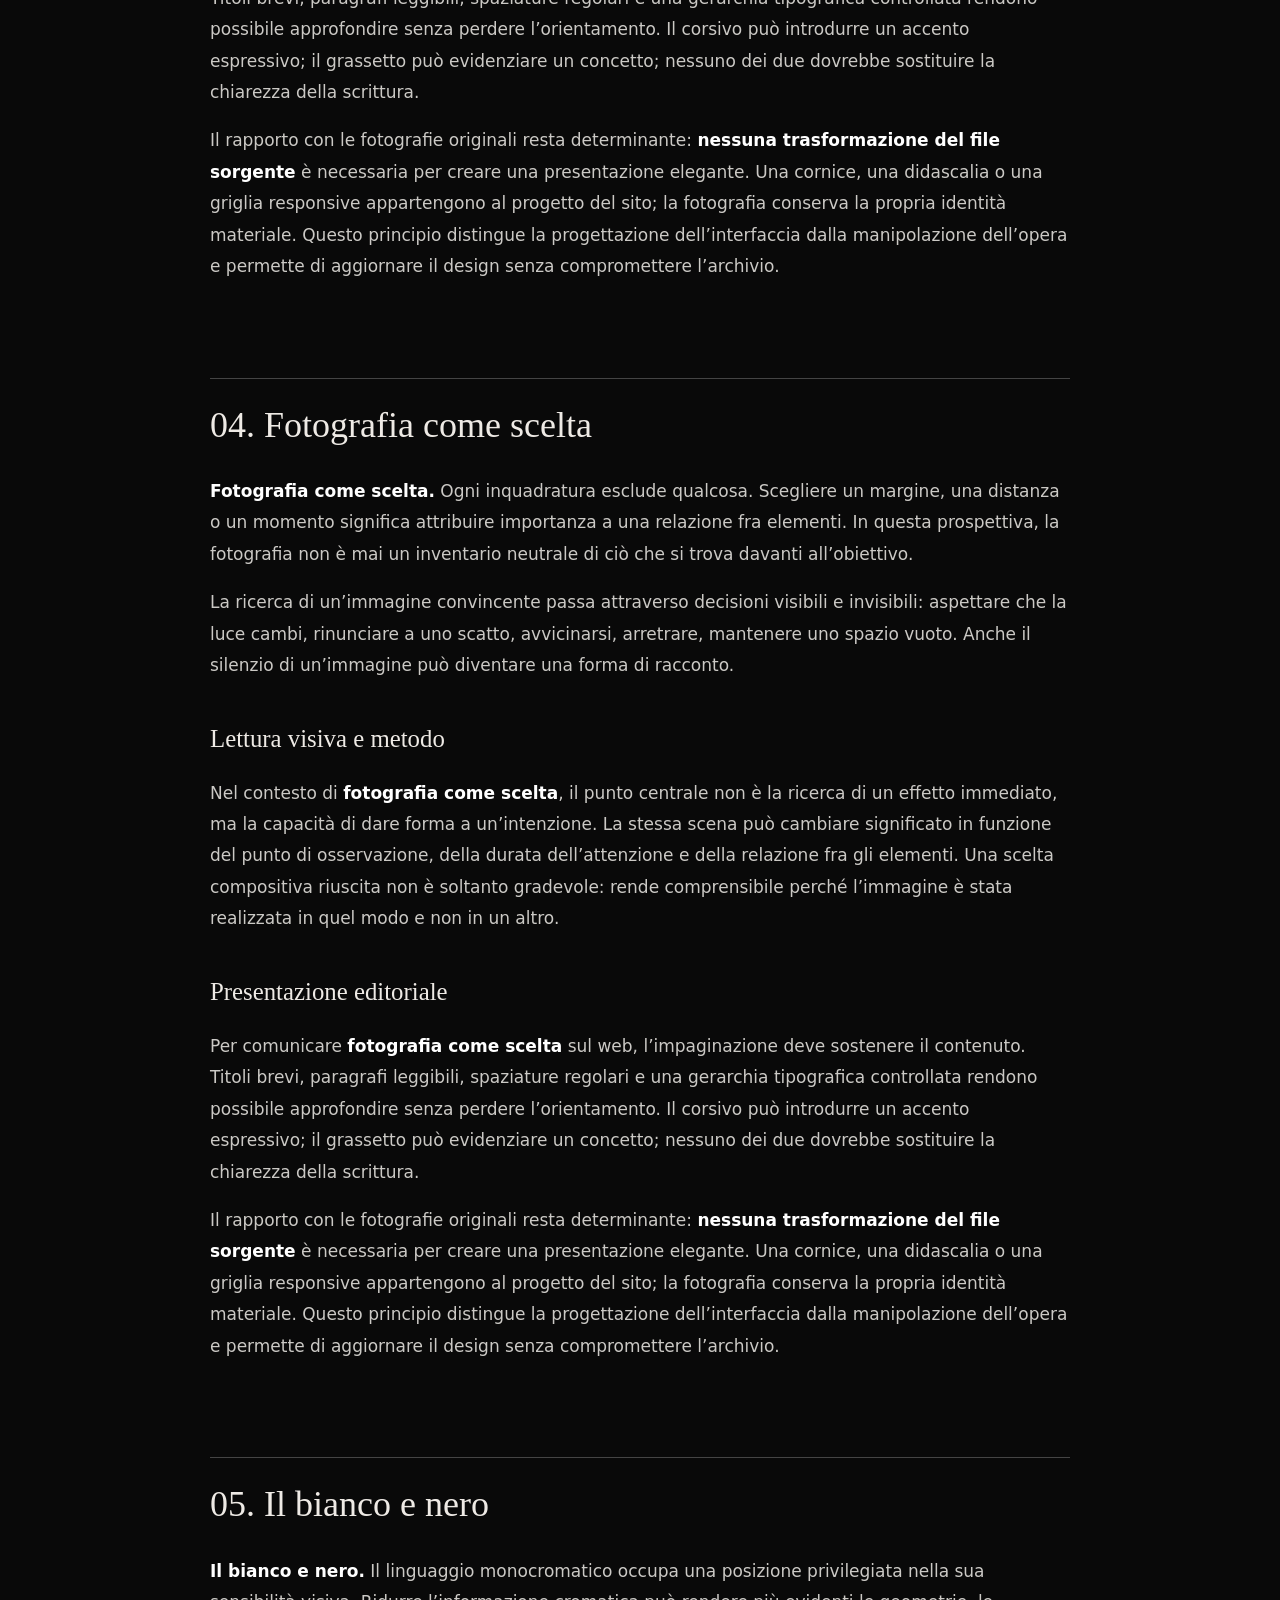
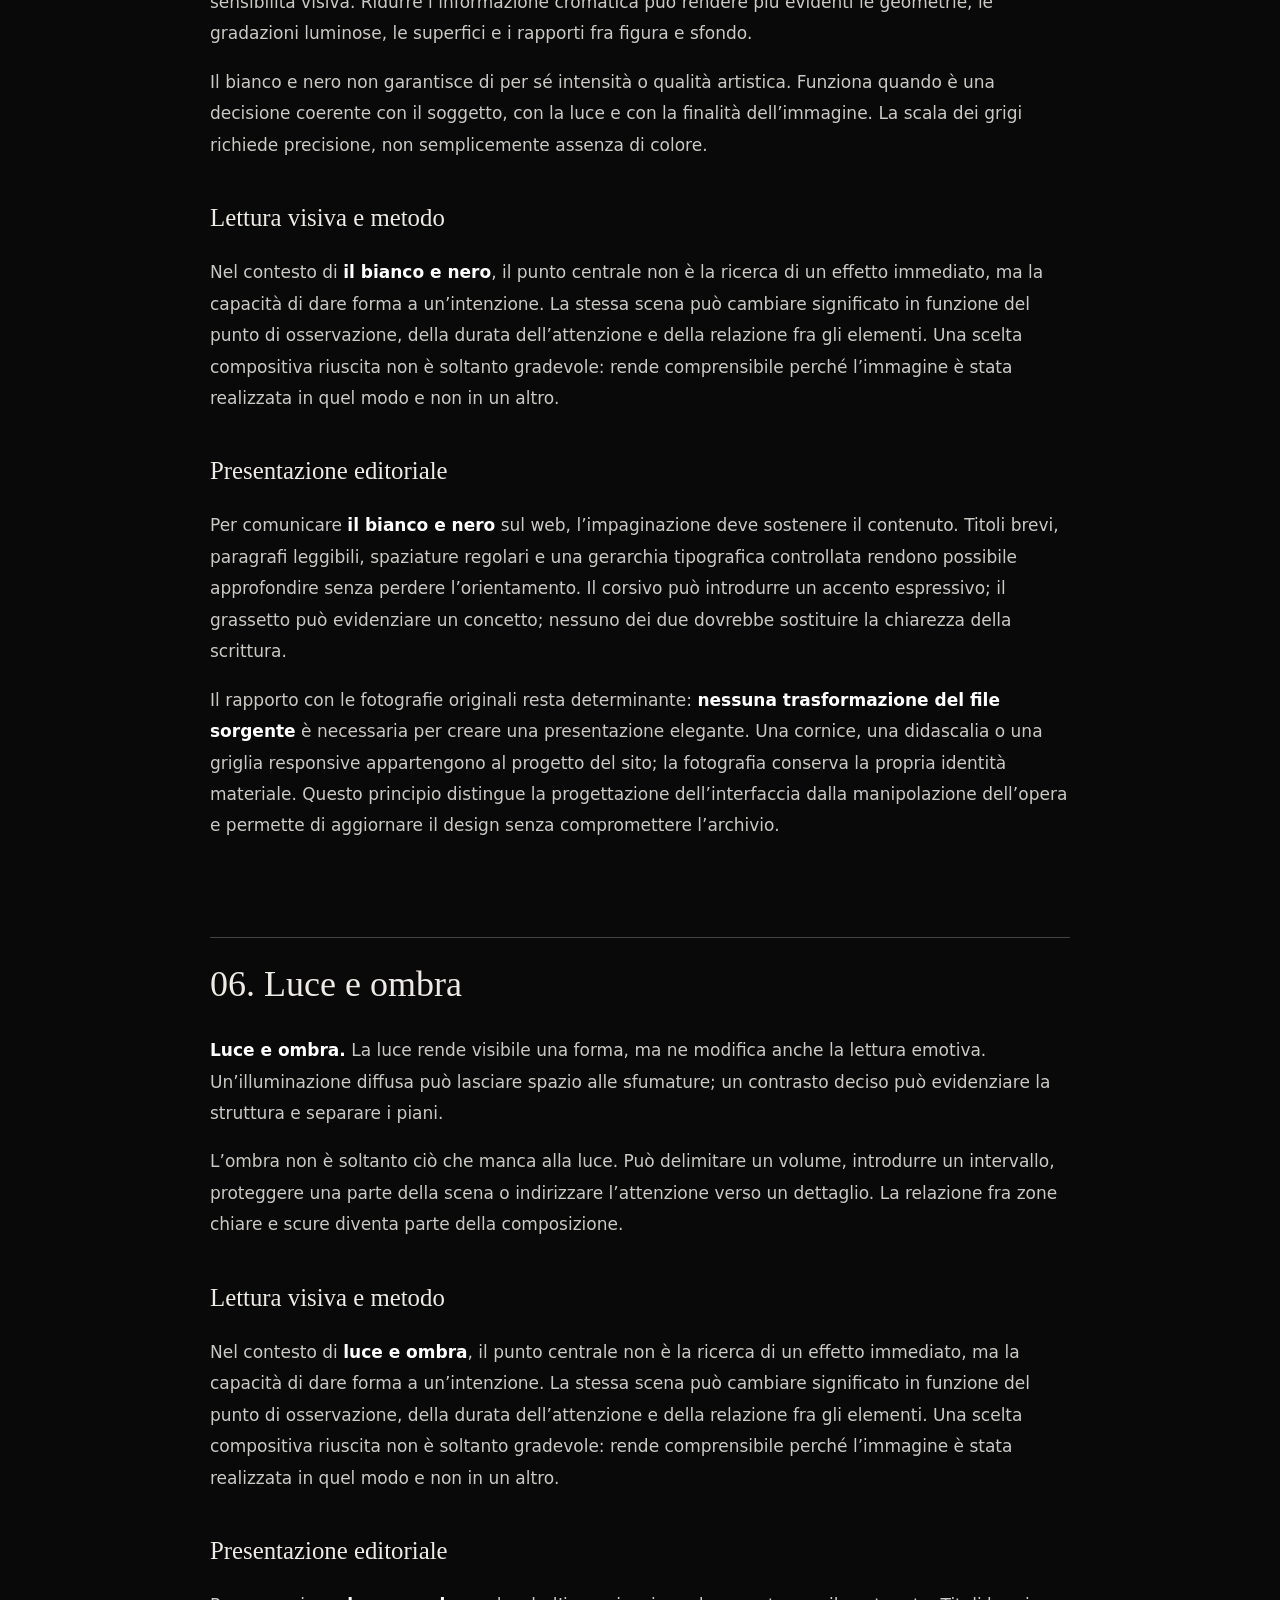
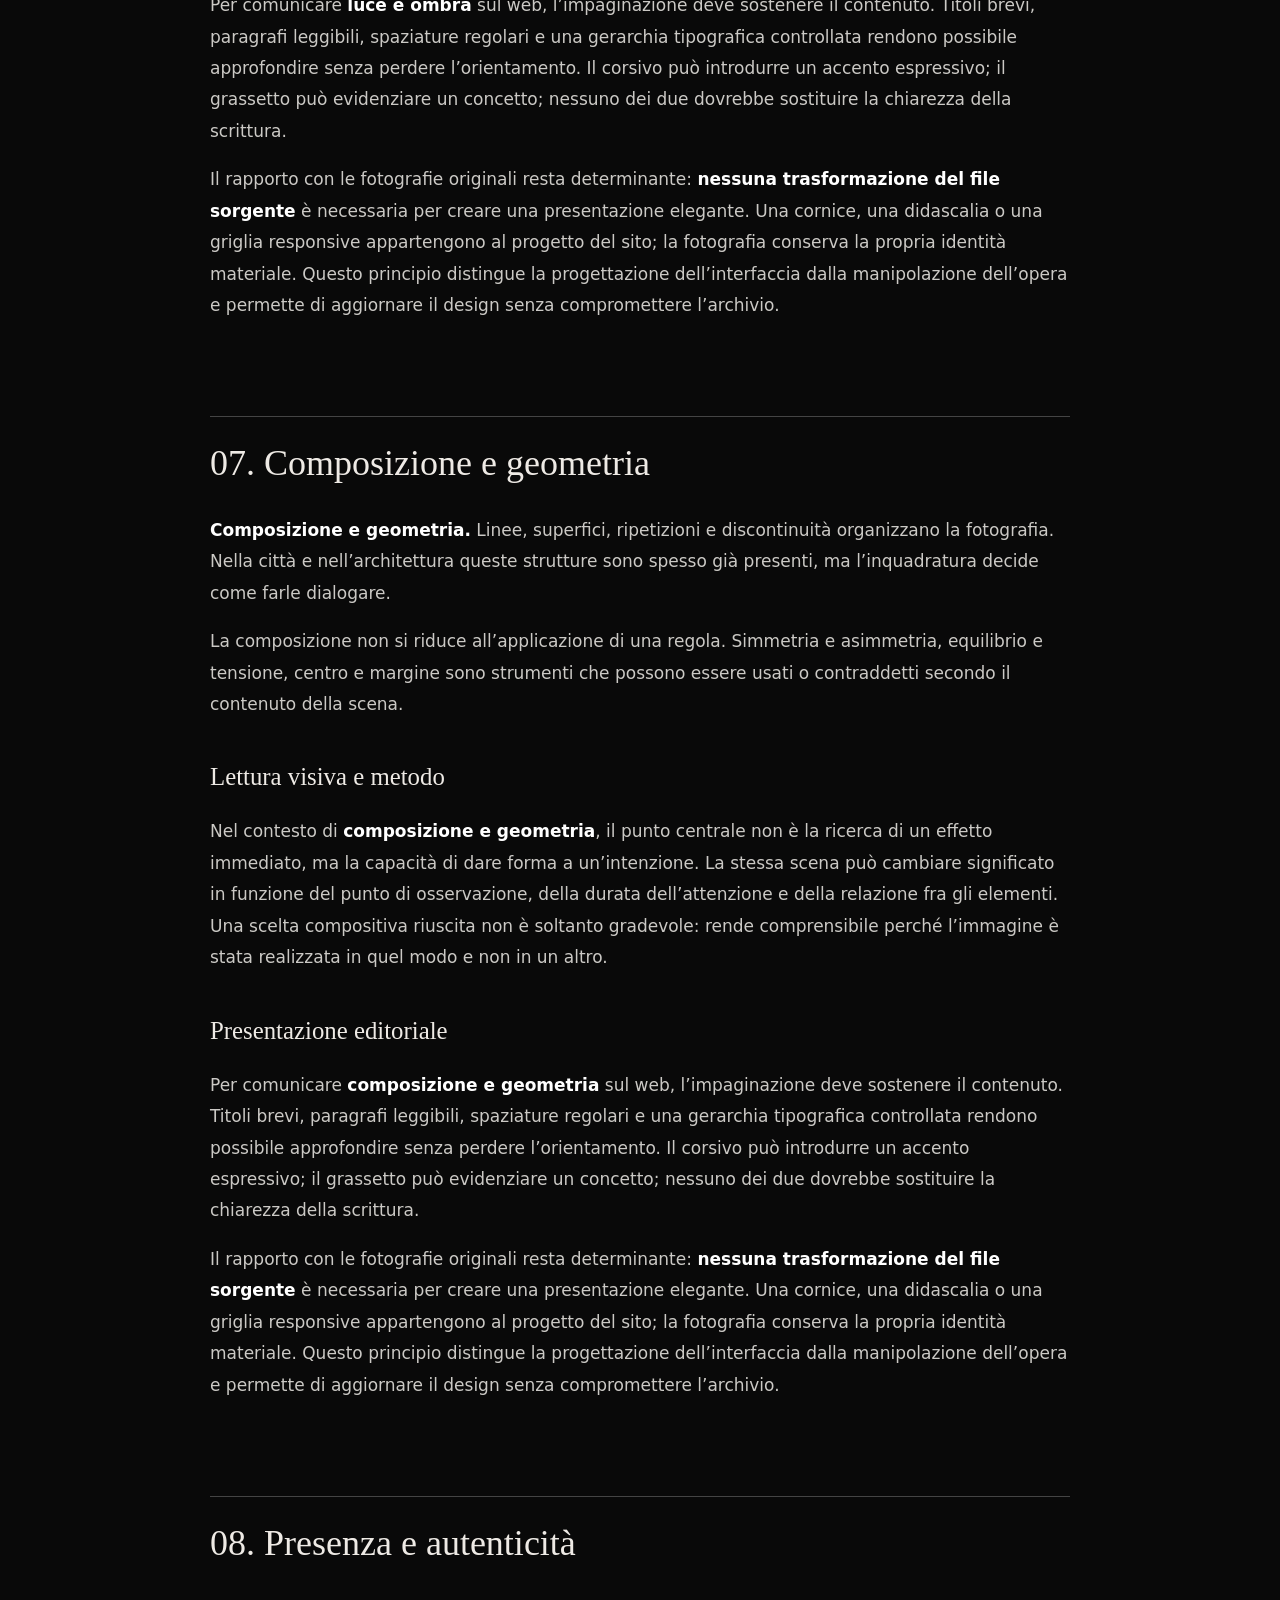
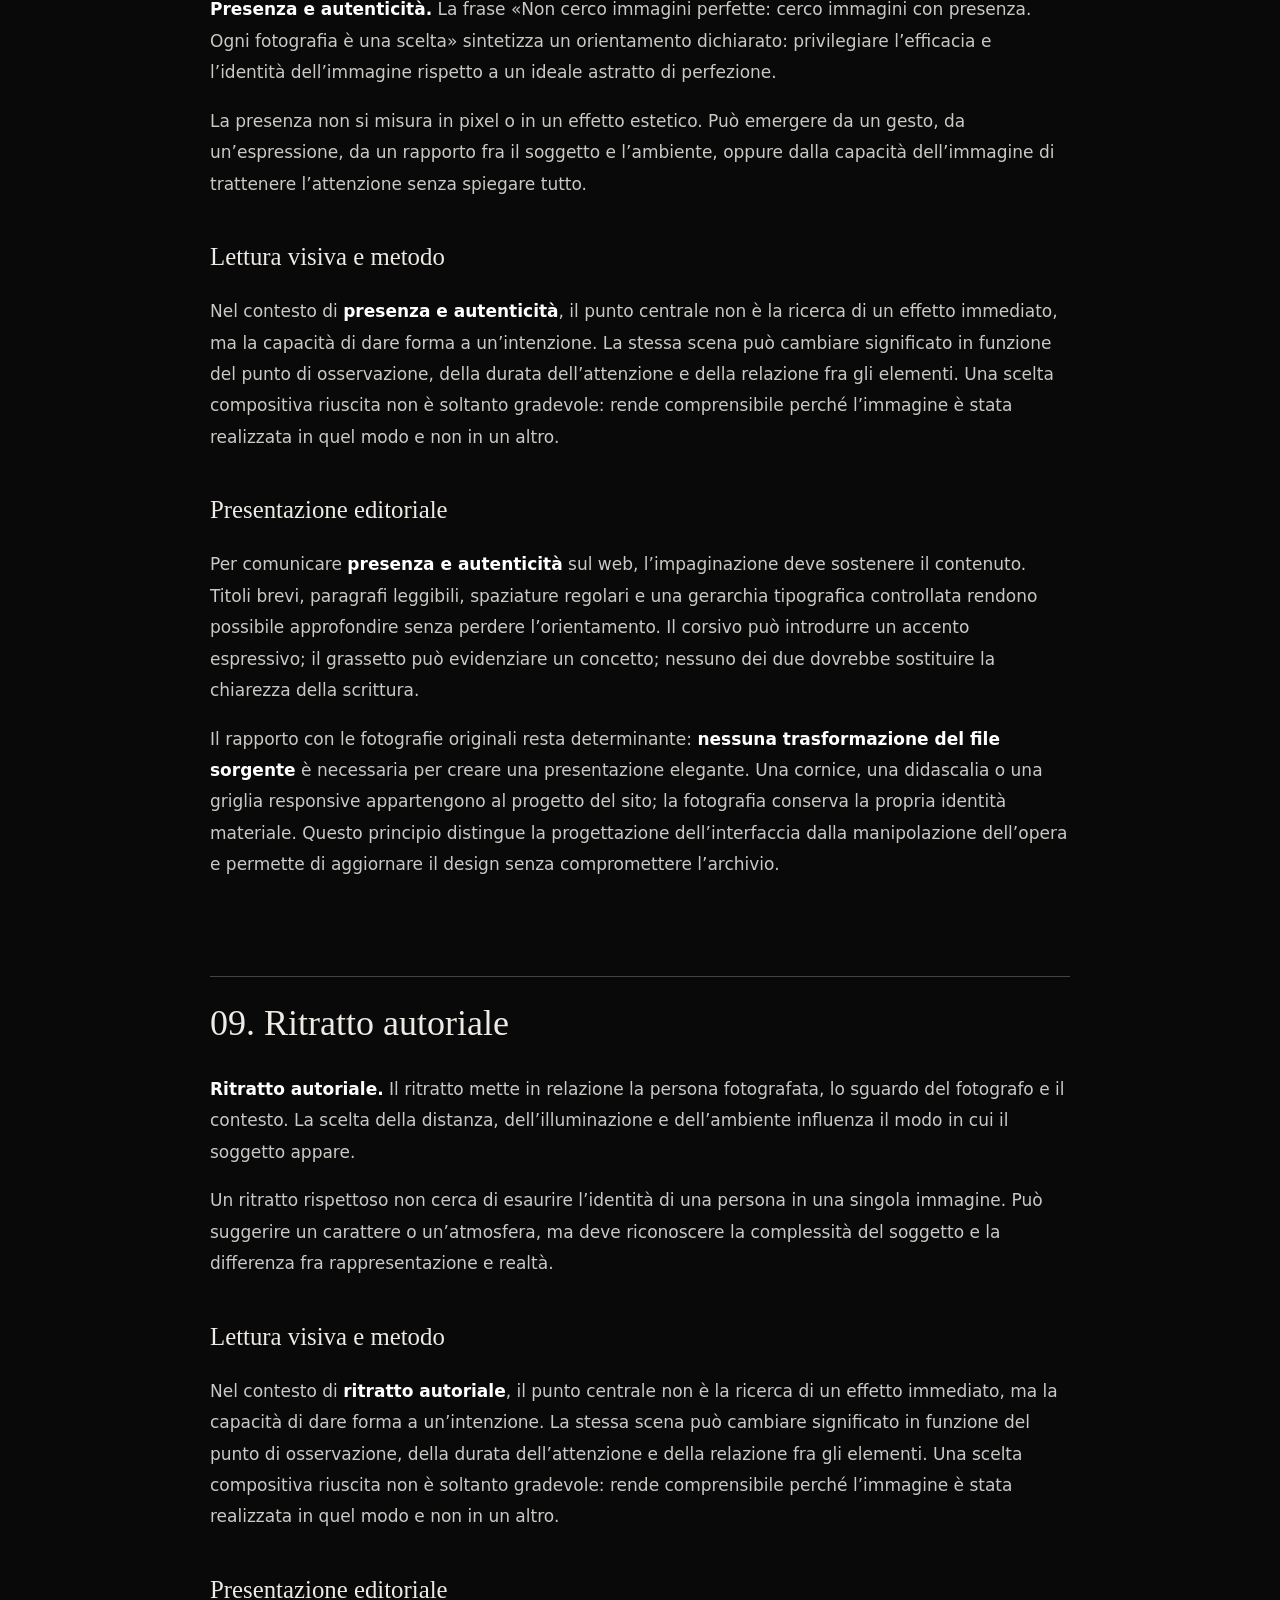
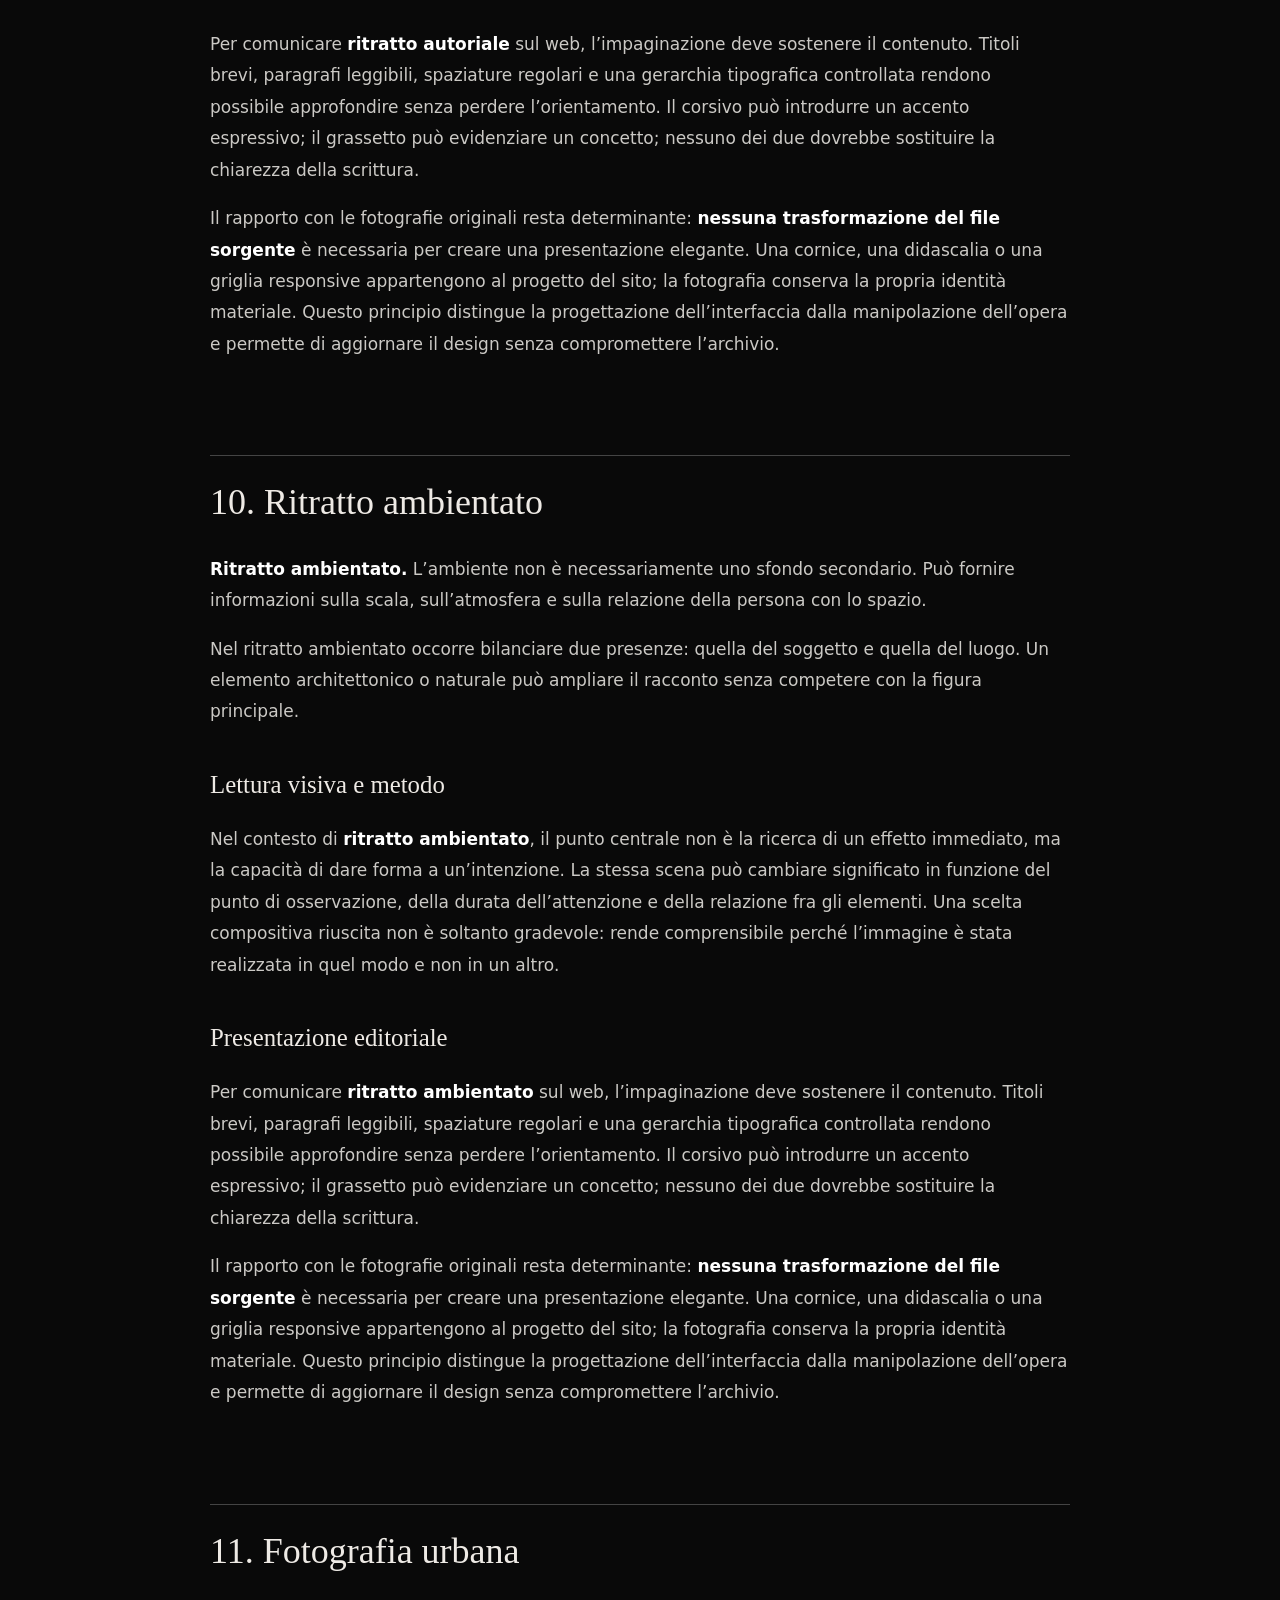
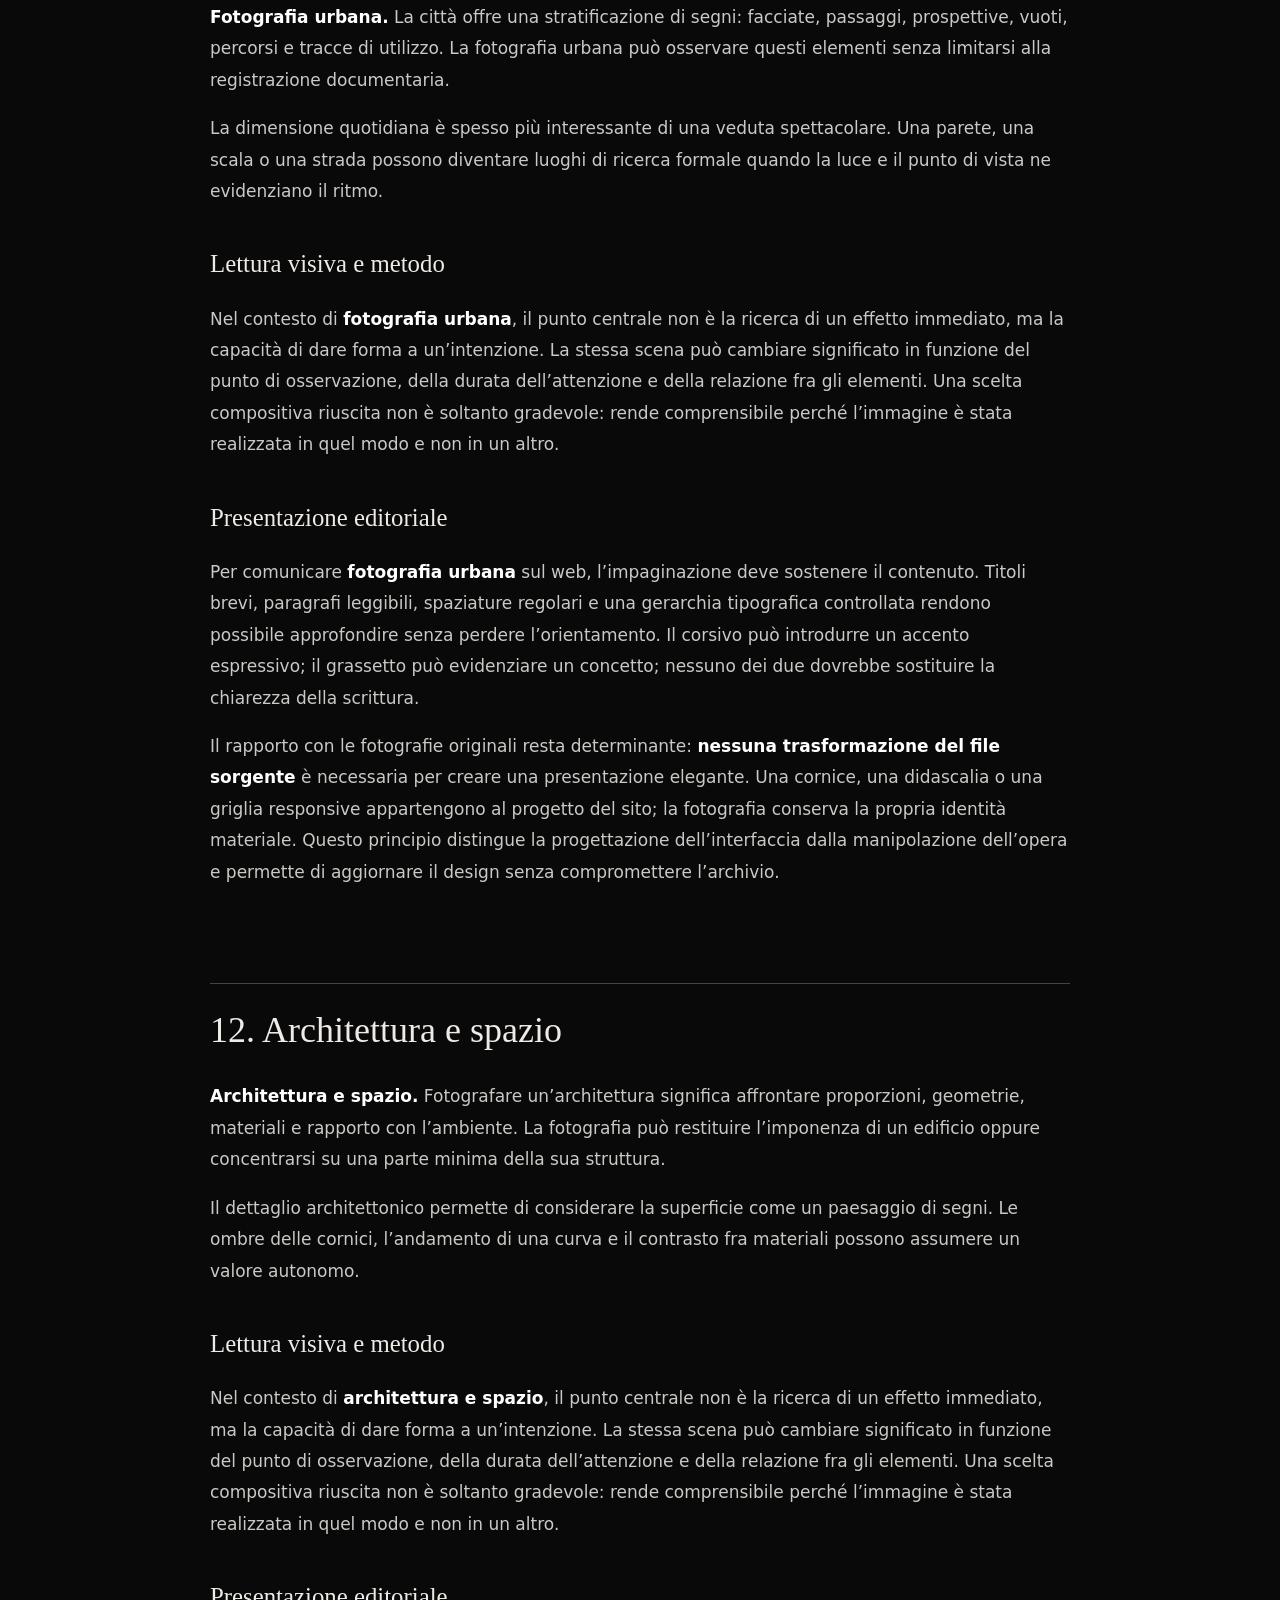
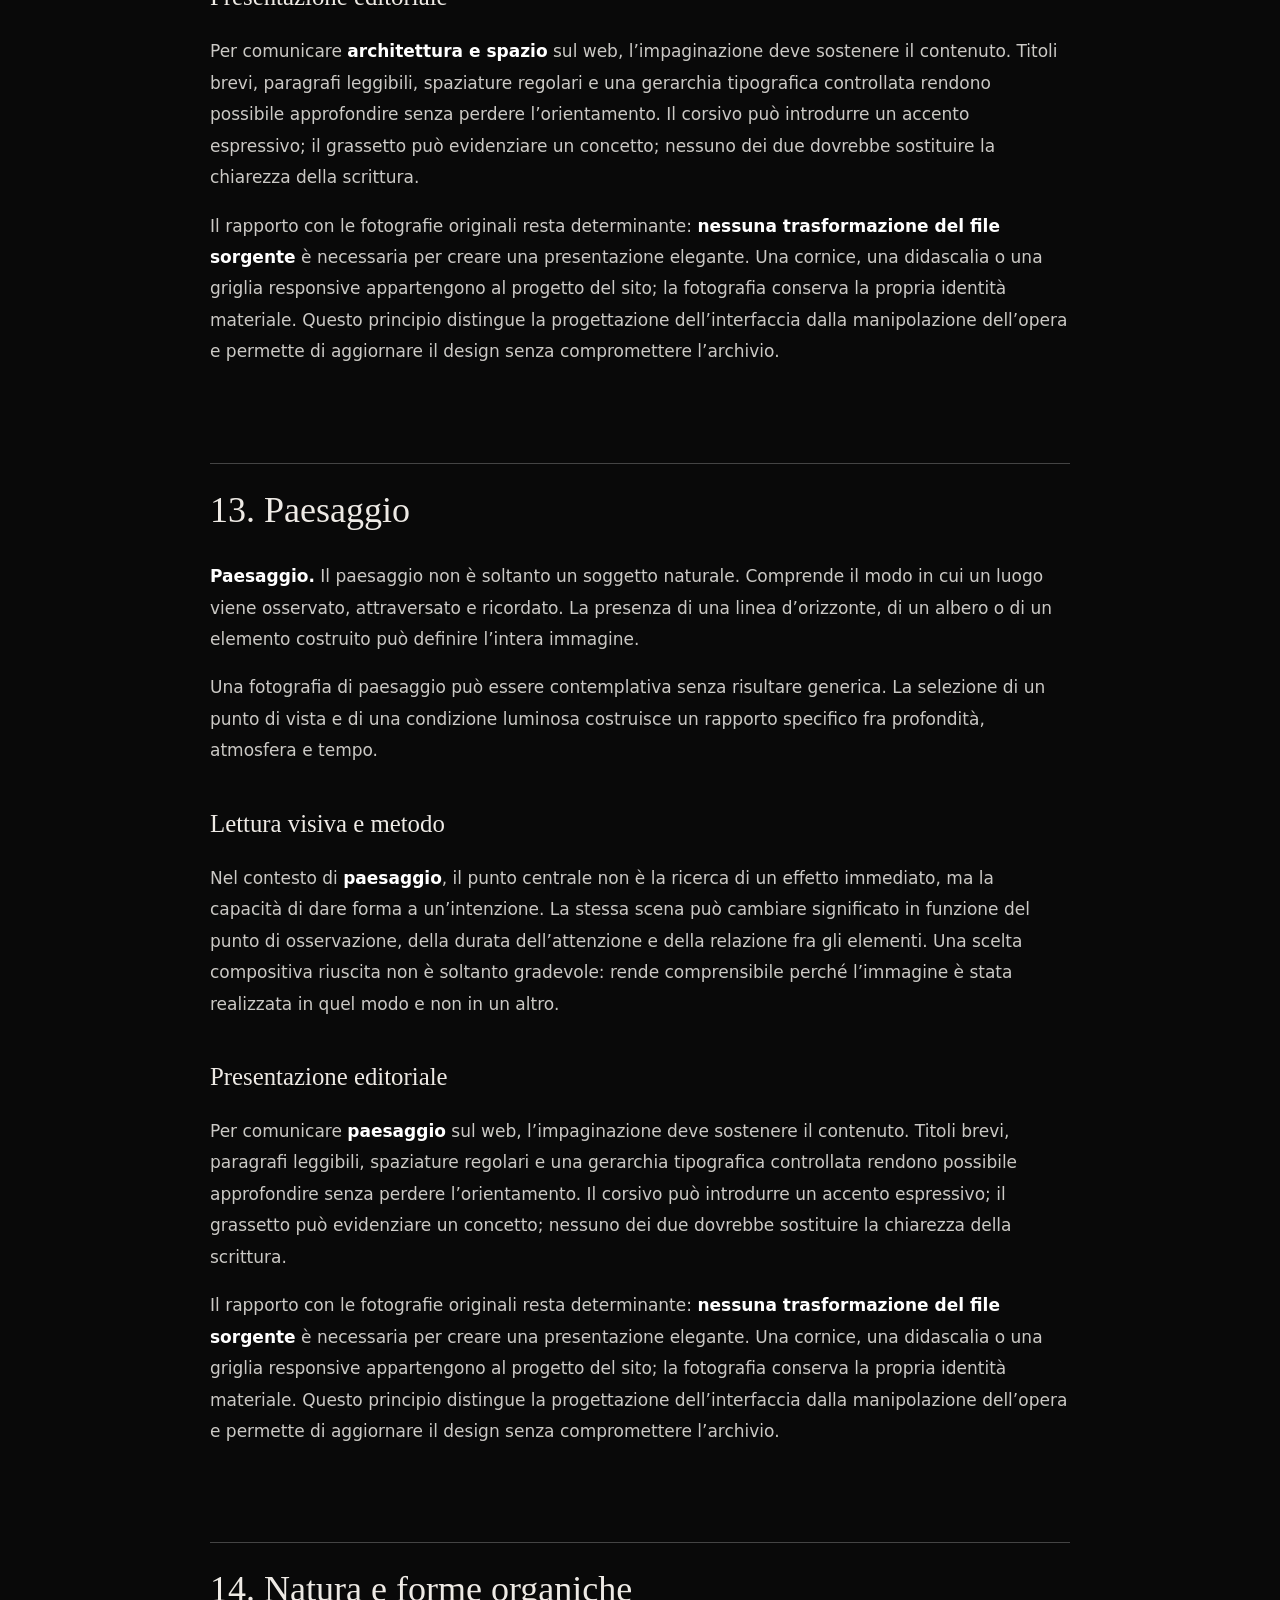
<file: biografia.html>
<!doctype html><html lang="it"><head><meta charset="utf-8"><meta name="viewport" content="width=device-width,initial-scale=1"><meta name="theme-color" content="#090909"><title>Biografia estesa — Salvatore Sinatra</title><meta name="description" content="Biografia estesa di Salvatore Sinatra: fotografia, arti visive, identità e ricerca in bianco e nero."><link rel="canonical" href="https://www.salvatore-sinatra.it/biografia.html"><style>:root{color-scheme:dark}*{box-sizing:border-box}html{scroll-behavior:smooth}body{margin:0;background:#090909;color:#eeeae5;font:17px/1.85 system-ui,-apple-system,sans-serif}main{width:min(860px,88%);margin:80px auto 140px}h1,h2,h3{font-family:Georgia,serif;font-weight:400;line-height:1.18}h1{font-size:clamp(2.8rem,6vw,5rem)}h2{font-size:2.25rem;margin-top:95px;padding-top:25px;border-top:1px solid #444}h3{font-size:1.55rem;margin-top:42px}p{color:#cbc9c5}strong{color:#fff}em{font-family:Georgia,serif}blockquote{margin:45px 0;padding:5px 30px;border-left:2px solid #ddd;font:italic 1.5rem/1.5 Georgia,serif}blockquote p{color:#f4f2ed}a{color:#fff;text-underline-offset:5px}header{border-bottom:1px solid #333;padding:22px 6%;display:flex;justify-content:space-between;gap:20px;flex-wrap:wrap}header a{text-decoration:none;font-size:.78rem;letter-spacing:.15em;text-transform:uppercase}.intro{color:#aaa}.toc{columns:2;margin:50px 0 80px;padding:30px;border:1px solid #333}.toc a{display:block;margin:5px 0;color:#bbb;text-decoration:none;font-size:.83rem}@media(max-width:600px){.toc{columns:1}main{margin-top:45px}}.skip-link{position:absolute;left:-9999px;top:1rem;z-index:100;background:#f1f0eb;color:#090909;padding:12px 18px;text-decoration:none}.skip-link:focus{left:1rem;top:1rem}</style>  <meta property="og:type" content="website">
  <meta property="og:locale" content="it_IT">
  <meta property="og:site_name" content="Salvatore Sinatra">
  <meta property="og:title" content="Biografia estesa — Salvatore Sinatra">
  <meta property="og:description" content="Biografia estesa di Salvatore Sinatra: fotografia, arti visive, identità e ricerca in bianco e nero.">
  <meta property="og:url" content="https://www.salvatore-sinatra.it/biografia.html">
  <meta property="og:image" content="https://www.salvatore-sinatra.it/assets/photos/1000022959.webp">
  <meta name="twitter:card" content="summary_large_image">
  <meta name="twitter:title" content="Biografia estesa — Salvatore Sinatra">
  <meta name="twitter:description" content="Biografia estesa di Salvatore Sinatra: fotografia, arti visive, identità e ricerca in bianco e nero.">
  <meta name="twitter:image" content="https://www.salvatore-sinatra.it/assets/photos/1000022959.webp">
  <script type="application/ld+json">{"@context":"https://schema.org","@type":"WebPage","name":"Biografia estesa — Salvatore Sinatra","url":"https://www.salvatore-sinatra.it/biografia.html","description":"Biografia estesa di Salvatore Sinatra: fotografia, arti visive, identità e ricerca in bianco e nero.","inLanguage":"it-IT","isPartOf":{"@type":"WebSite","name":"Salvatore Sinatra","url":"https://www.salvatore-sinatra.it/"}}</script>
</head><body><a class="skip-link" href="#main-content">Vai al contenuto</a><header><a href="/">← Salvatore Sinatra</a><a href="/biografia.md">Markdown originale ↗</a></header><main id="main-content"><p class="intro">BIOGRAPHY / LONG FORM / 2026</p><nav class="toc" aria-label="Indice dei capitoli"><a href="#cap-1">01. Identità e profilo</a><a href="#cap-2">02. Origini e geografia personale</a><a href="#cap-3">03. Formazione e interessi</a><a href="#cap-4">04. Fotografia come scelta</a><a href="#cap-5">05. Il bianco e nero</a><a href="#cap-6">06. Luce e ombra</a><a href="#cap-7">07. Composizione e geometria</a><a href="#cap-8">08. Presenza e autenticità</a><a href="#cap-9">09. Ritratto autoriale</a><a href="#cap-10">10. Ritratto ambientato</a><a href="#cap-11">11. Fotografia urbana</a><a href="#cap-12">12. Architettura e spazio</a><a href="#cap-13">13. Paesaggio</a><a href="#cap-14">14. Natura e forme organiche</a><a href="#cap-15">15. Scultura e patrimonio visivo</a><a href="#cap-16">16. Dettaglio e frammento</a><a href="#cap-17">17. Fine art photography</a><a href="#cap-18">18. Fotografia editoriale</a><a href="#cap-19">19. Direzione visiva</a><a href="#cap-20">20. Design minimale</a><a href="#cap-21">21. Fotografia e web</a><a href="#cap-22">22. Integrità dei file fotografici</a><a href="#cap-23">23. Selezione e sequenza</a><a href="#cap-24">24. Didascalie e contesto</a><a href="#cap-25">25. Etica del ritratto</a><a href="#cap-26">26. Psicologia della percezione</a><a href="#cap-27">27. Attenzione e memoria</a><a href="#cap-28">28. Tecnologia e creatività</a><a href="#cap-29">29. Archiviazione e attribuzione</a><a href="#cap-30">30. Collaborazioni professionali</a><a href="#cap-31">31. Comunicazione e identità digitale</a><a href="#cap-32">32. Sicilia e osservazione del territorio</a><a href="#cap-33">33. Tra continuità e cambiamento</a><a href="#cap-34">34. Il rapporto con il pubblico</a><a href="#cap-35">35. La funzione della biografia</a><a href="#cap-36">36. Uno sguardo in evoluzione</a></nav><h1>Salvatore Sinatra — Biografia, identità e ricerca visiva</h1>
<p><em>Fotografo freelance · Artista visivo · Fine Art &amp; Editorial Photography · Caltagirone, Sicilia</em></p>
<blockquote>
<p><strong>«Non cerco immagini perfette: cerco immagini con presenza. Ogni fotografia è una scelta.»</strong></p>
</blockquote>
<p>Questa biografia estesa presenta l’identità fotografica e artistica di <strong>Salvatore Sinatra</strong> e approfondisce il contesto culturale, visivo ed editoriale della sua attività. I riferimenti alla pratica fotografica sono interpretazioni e descrizioni di ambiti di interesse: <strong>non costituiscono attestazioni di premi, mostre, incarichi o qualifiche non documentati</strong>. Gli studi in psicologia sono in corso.</p>
<p>La pagina è organizzata per temi, per consentire una lettura selettiva e un approfondimento progressivo. L’attenzione è rivolta al <strong>bianco e nero</strong>, alla fotografia autoriale, alla composizione, al ritratto, all’architettura, al paesaggio e alla comunicazione visiva.</p>
<h2>01. Identità e profilo</h2>
<p><strong>Identità e profilo.</strong> L’identità professionale non coincide con un elenco di etichette. Fotografo freelance, artista visivo e autore di immagini sono definizioni utili, ma acquistano significato solo quando descrivono un modo concreto di osservare, scegliere e presentare il lavoro.</p>
<p>La presentazione di Salvatore Sinatra si colloca all’incrocio fra fotografia d’autore, ricerca visiva e comunicazione editoriale. La fotografia non è trattata soltanto come prodotto finale: è anche un processo di attenzione, costruzione del significato e responsabilità nei confronti del soggetto rappresentato.</p>
<h3>Lettura visiva e metodo</h3>
<p>Nel contesto di <strong>identità e profilo</strong>, il punto centrale non è la ricerca di un effetto immediato, ma la capacità di dare forma a un’intenzione. La stessa scena può cambiare significato in funzione del punto di osservazione, della durata dell’attenzione e della relazione fra gli elementi. Una scelta compositiva riuscita non è soltanto gradevole: rende comprensibile perché l’immagine è stata realizzata in quel modo e non in un altro.</p>
<h3>Presentazione editoriale</h3>
<p>Per comunicare <strong>identità e profilo</strong> sul web, l’impaginazione deve sostenere il contenuto. Titoli brevi, paragrafi leggibili, spaziature regolari e una gerarchia tipografica controllata rendono possibile approfondire senza perdere l’orientamento. Il corsivo può introdurre un accento espressivo; il grassetto può evidenziare un concetto; nessuno dei due dovrebbe sostituire la chiarezza della scrittura.</p>
<p>Il rapporto con le fotografie originali resta determinante: <strong>nessuna trasformazione del file sorgente</strong> è necessaria per creare una presentazione elegante. Una cornice, una didascalia o una griglia responsive appartengono al progetto del sito; la fotografia conserva la propria identità materiale. Questo principio distingue la progettazione dell’interfaccia dalla manipolazione dell’opera e permette di aggiornare il design senza compromettere l’archivio.</p>
<h2>02. Origini e geografia personale</h2>
<p><strong>Origini e geografia personale.</strong> Caltagirone, in Sicilia, è il riferimento territoriale della sua attività. L’ambiente urbano, il patrimonio architettonico, la luce mediterranea e il rapporto fra spazi abitati e paesaggio offrono un contesto di osservazione che può attraversare registri diversi.</p>
<p>Parlare di un luogo non significa trasformarlo in un cliché. Una fotografia può suggerire appartenenza senza ridursi alla cartolina; può mostrare un dettaglio invece di un panorama, un’ombra invece di una veduta celebrativa, un frammento di architettura invece di una descrizione esaustiva.</p>
<h3>Lettura visiva e metodo</h3>
<p>Nel contesto di <strong>origini e geografia personale</strong>, il punto centrale non è la ricerca di un effetto immediato, ma la capacità di dare forma a un’intenzione. La stessa scena può cambiare significato in funzione del punto di osservazione, della durata dell’attenzione e della relazione fra gli elementi. Una scelta compositiva riuscita non è soltanto gradevole: rende comprensibile perché l’immagine è stata realizzata in quel modo e non in un altro.</p>
<h3>Presentazione editoriale</h3>
<p>Per comunicare <strong>origini e geografia personale</strong> sul web, l’impaginazione deve sostenere il contenuto. Titoli brevi, paragrafi leggibili, spaziature regolari e una gerarchia tipografica controllata rendono possibile approfondire senza perdere l’orientamento. Il corsivo può introdurre un accento espressivo; il grassetto può evidenziare un concetto; nessuno dei due dovrebbe sostituire la chiarezza della scrittura.</p>
<p>Il rapporto con le fotografie originali resta determinante: <strong>nessuna trasformazione del file sorgente</strong> è necessaria per creare una presentazione elegante. Una cornice, una didascalia o una griglia responsive appartengono al progetto del sito; la fotografia conserva la propria identità materiale. Questo principio distingue la progettazione dell’interfaccia dalla manipolazione dell’opera e permette di aggiornare il design senza compromettere l’archivio.</p>
<h2>03. Formazione e interessi</h2>
<p><strong>Formazione e interessi.</strong> La formazione artistica e l’interesse per la psicologia, la percezione e le neuroscienze costituiscono riferimenti culturali importanti. Gli studi universitari in ambito psicologico sono in corso e non vengono presentati come una laurea già conseguita.</p>
<p>L’interesse per il funzionamento dell’attenzione, della memoria e della percezione non va confuso con l’attribuzione di risultati scientifici personali. Offre piuttosto un vocabolario di domande: come si organizza uno sguardo, che cosa emerge da un contrasto, perché alcuni dettagli diventano memorabili.</p>
<h3>Lettura visiva e metodo</h3>
<p>Nel contesto di <strong>formazione e interessi</strong>, il punto centrale non è la ricerca di un effetto immediato, ma la capacità di dare forma a un’intenzione. La stessa scena può cambiare significato in funzione del punto di osservazione, della durata dell’attenzione e della relazione fra gli elementi. Una scelta compositiva riuscita non è soltanto gradevole: rende comprensibile perché l’immagine è stata realizzata in quel modo e non in un altro.</p>
<h3>Presentazione editoriale</h3>
<p>Per comunicare <strong>formazione e interessi</strong> sul web, l’impaginazione deve sostenere il contenuto. Titoli brevi, paragrafi leggibili, spaziature regolari e una gerarchia tipografica controllata rendono possibile approfondire senza perdere l’orientamento. Il corsivo può introdurre un accento espressivo; il grassetto può evidenziare un concetto; nessuno dei due dovrebbe sostituire la chiarezza della scrittura.</p>
<p>Il rapporto con le fotografie originali resta determinante: <strong>nessuna trasformazione del file sorgente</strong> è necessaria per creare una presentazione elegante. Una cornice, una didascalia o una griglia responsive appartengono al progetto del sito; la fotografia conserva la propria identità materiale. Questo principio distingue la progettazione dell’interfaccia dalla manipolazione dell’opera e permette di aggiornare il design senza compromettere l’archivio.</p>
<h2>04. Fotografia come scelta</h2>
<p><strong>Fotografia come scelta.</strong> Ogni inquadratura esclude qualcosa. Scegliere un margine, una distanza o un momento significa attribuire importanza a una relazione fra elementi. In questa prospettiva, la fotografia non è mai un inventario neutrale di ciò che si trova davanti all’obiettivo.</p>
<p>La ricerca di un’immagine convincente passa attraverso decisioni visibili e invisibili: aspettare che la luce cambi, rinunciare a uno scatto, avvicinarsi, arretrare, mantenere uno spazio vuoto. Anche il silenzio di un’immagine può diventare una forma di racconto.</p>
<h3>Lettura visiva e metodo</h3>
<p>Nel contesto di <strong>fotografia come scelta</strong>, il punto centrale non è la ricerca di un effetto immediato, ma la capacità di dare forma a un’intenzione. La stessa scena può cambiare significato in funzione del punto di osservazione, della durata dell’attenzione e della relazione fra gli elementi. Una scelta compositiva riuscita non è soltanto gradevole: rende comprensibile perché l’immagine è stata realizzata in quel modo e non in un altro.</p>
<h3>Presentazione editoriale</h3>
<p>Per comunicare <strong>fotografia come scelta</strong> sul web, l’impaginazione deve sostenere il contenuto. Titoli brevi, paragrafi leggibili, spaziature regolari e una gerarchia tipografica controllata rendono possibile approfondire senza perdere l’orientamento. Il corsivo può introdurre un accento espressivo; il grassetto può evidenziare un concetto; nessuno dei due dovrebbe sostituire la chiarezza della scrittura.</p>
<p>Il rapporto con le fotografie originali resta determinante: <strong>nessuna trasformazione del file sorgente</strong> è necessaria per creare una presentazione elegante. Una cornice, una didascalia o una griglia responsive appartengono al progetto del sito; la fotografia conserva la propria identità materiale. Questo principio distingue la progettazione dell’interfaccia dalla manipolazione dell’opera e permette di aggiornare il design senza compromettere l’archivio.</p>
<h2>05. Il bianco e nero</h2>
<p><strong>Il bianco e nero.</strong> Il linguaggio monocromatico occupa una posizione privilegiata nella sua sensibilità visiva. Ridurre l’informazione cromatica può rendere più evidenti le geometrie, le gradazioni luminose, le superfici e i rapporti fra figura e sfondo.</p>
<p>Il bianco e nero non garantisce di per sé intensità o qualità artistica. Funziona quando è una decisione coerente con il soggetto, con la luce e con la finalità dell’immagine. La scala dei grigi richiede precisione, non semplicemente assenza di colore.</p>
<h3>Lettura visiva e metodo</h3>
<p>Nel contesto di <strong>il bianco e nero</strong>, il punto centrale non è la ricerca di un effetto immediato, ma la capacità di dare forma a un’intenzione. La stessa scena può cambiare significato in funzione del punto di osservazione, della durata dell’attenzione e della relazione fra gli elementi. Una scelta compositiva riuscita non è soltanto gradevole: rende comprensibile perché l’immagine è stata realizzata in quel modo e non in un altro.</p>
<h3>Presentazione editoriale</h3>
<p>Per comunicare <strong>il bianco e nero</strong> sul web, l’impaginazione deve sostenere il contenuto. Titoli brevi, paragrafi leggibili, spaziature regolari e una gerarchia tipografica controllata rendono possibile approfondire senza perdere l’orientamento. Il corsivo può introdurre un accento espressivo; il grassetto può evidenziare un concetto; nessuno dei due dovrebbe sostituire la chiarezza della scrittura.</p>
<p>Il rapporto con le fotografie originali resta determinante: <strong>nessuna trasformazione del file sorgente</strong> è necessaria per creare una presentazione elegante. Una cornice, una didascalia o una griglia responsive appartengono al progetto del sito; la fotografia conserva la propria identità materiale. Questo principio distingue la progettazione dell’interfaccia dalla manipolazione dell’opera e permette di aggiornare il design senza compromettere l’archivio.</p>
<h2>06. Luce e ombra</h2>
<p><strong>Luce e ombra.</strong> La luce rende visibile una forma, ma ne modifica anche la lettura emotiva. Un’illuminazione diffusa può lasciare spazio alle sfumature; un contrasto deciso può evidenziare la struttura e separare i piani.</p>
<p>L’ombra non è soltanto ciò che manca alla luce. Può delimitare un volume, introdurre un intervallo, proteggere una parte della scena o indirizzare l’attenzione verso un dettaglio. La relazione fra zone chiare e scure diventa parte della composizione.</p>
<h3>Lettura visiva e metodo</h3>
<p>Nel contesto di <strong>luce e ombra</strong>, il punto centrale non è la ricerca di un effetto immediato, ma la capacità di dare forma a un’intenzione. La stessa scena può cambiare significato in funzione del punto di osservazione, della durata dell’attenzione e della relazione fra gli elementi. Una scelta compositiva riuscita non è soltanto gradevole: rende comprensibile perché l’immagine è stata realizzata in quel modo e non in un altro.</p>
<h3>Presentazione editoriale</h3>
<p>Per comunicare <strong>luce e ombra</strong> sul web, l’impaginazione deve sostenere il contenuto. Titoli brevi, paragrafi leggibili, spaziature regolari e una gerarchia tipografica controllata rendono possibile approfondire senza perdere l’orientamento. Il corsivo può introdurre un accento espressivo; il grassetto può evidenziare un concetto; nessuno dei due dovrebbe sostituire la chiarezza della scrittura.</p>
<p>Il rapporto con le fotografie originali resta determinante: <strong>nessuna trasformazione del file sorgente</strong> è necessaria per creare una presentazione elegante. Una cornice, una didascalia o una griglia responsive appartengono al progetto del sito; la fotografia conserva la propria identità materiale. Questo principio distingue la progettazione dell’interfaccia dalla manipolazione dell’opera e permette di aggiornare il design senza compromettere l’archivio.</p>
<h2>07. Composizione e geometria</h2>
<p><strong>Composizione e geometria.</strong> Linee, superfici, ripetizioni e discontinuità organizzano la fotografia. Nella città e nell’architettura queste strutture sono spesso già presenti, ma l’inquadratura decide come farle dialogare.</p>
<p>La composizione non si riduce all’applicazione di una regola. Simmetria e asimmetria, equilibrio e tensione, centro e margine sono strumenti che possono essere usati o contraddetti secondo il contenuto della scena.</p>
<h3>Lettura visiva e metodo</h3>
<p>Nel contesto di <strong>composizione e geometria</strong>, il punto centrale non è la ricerca di un effetto immediato, ma la capacità di dare forma a un’intenzione. La stessa scena può cambiare significato in funzione del punto di osservazione, della durata dell’attenzione e della relazione fra gli elementi. Una scelta compositiva riuscita non è soltanto gradevole: rende comprensibile perché l’immagine è stata realizzata in quel modo e non in un altro.</p>
<h3>Presentazione editoriale</h3>
<p>Per comunicare <strong>composizione e geometria</strong> sul web, l’impaginazione deve sostenere il contenuto. Titoli brevi, paragrafi leggibili, spaziature regolari e una gerarchia tipografica controllata rendono possibile approfondire senza perdere l’orientamento. Il corsivo può introdurre un accento espressivo; il grassetto può evidenziare un concetto; nessuno dei due dovrebbe sostituire la chiarezza della scrittura.</p>
<p>Il rapporto con le fotografie originali resta determinante: <strong>nessuna trasformazione del file sorgente</strong> è necessaria per creare una presentazione elegante. Una cornice, una didascalia o una griglia responsive appartengono al progetto del sito; la fotografia conserva la propria identità materiale. Questo principio distingue la progettazione dell’interfaccia dalla manipolazione dell’opera e permette di aggiornare il design senza compromettere l’archivio.</p>
<h2>08. Presenza e autenticità</h2>
<p><strong>Presenza e autenticità.</strong> La frase «Non cerco immagini perfette: cerco immagini con presenza. Ogni fotografia è una scelta» sintetizza un orientamento dichiarato: privilegiare l’efficacia e l’identità dell’immagine rispetto a un ideale astratto di perfezione.</p>
<p>La presenza non si misura in pixel o in un effetto estetico. Può emergere da un gesto, da un’espressione, da un rapporto fra il soggetto e l’ambiente, oppure dalla capacità dell’immagine di trattenere l’attenzione senza spiegare tutto.</p>
<h3>Lettura visiva e metodo</h3>
<p>Nel contesto di <strong>presenza e autenticità</strong>, il punto centrale non è la ricerca di un effetto immediato, ma la capacità di dare forma a un’intenzione. La stessa scena può cambiare significato in funzione del punto di osservazione, della durata dell’attenzione e della relazione fra gli elementi. Una scelta compositiva riuscita non è soltanto gradevole: rende comprensibile perché l’immagine è stata realizzata in quel modo e non in un altro.</p>
<h3>Presentazione editoriale</h3>
<p>Per comunicare <strong>presenza e autenticità</strong> sul web, l’impaginazione deve sostenere il contenuto. Titoli brevi, paragrafi leggibili, spaziature regolari e una gerarchia tipografica controllata rendono possibile approfondire senza perdere l’orientamento. Il corsivo può introdurre un accento espressivo; il grassetto può evidenziare un concetto; nessuno dei due dovrebbe sostituire la chiarezza della scrittura.</p>
<p>Il rapporto con le fotografie originali resta determinante: <strong>nessuna trasformazione del file sorgente</strong> è necessaria per creare una presentazione elegante. Una cornice, una didascalia o una griglia responsive appartengono al progetto del sito; la fotografia conserva la propria identità materiale. Questo principio distingue la progettazione dell’interfaccia dalla manipolazione dell’opera e permette di aggiornare il design senza compromettere l’archivio.</p>
<h2>09. Ritratto autoriale</h2>
<p><strong>Ritratto autoriale.</strong> Il ritratto mette in relazione la persona fotografata, lo sguardo del fotografo e il contesto. La scelta della distanza, dell’illuminazione e dell’ambiente influenza il modo in cui il soggetto appare.</p>
<p>Un ritratto rispettoso non cerca di esaurire l’identità di una persona in una singola immagine. Può suggerire un carattere o un’atmosfera, ma deve riconoscere la complessità del soggetto e la differenza fra rappresentazione e realtà.</p>
<h3>Lettura visiva e metodo</h3>
<p>Nel contesto di <strong>ritratto autoriale</strong>, il punto centrale non è la ricerca di un effetto immediato, ma la capacità di dare forma a un’intenzione. La stessa scena può cambiare significato in funzione del punto di osservazione, della durata dell’attenzione e della relazione fra gli elementi. Una scelta compositiva riuscita non è soltanto gradevole: rende comprensibile perché l’immagine è stata realizzata in quel modo e non in un altro.</p>
<h3>Presentazione editoriale</h3>
<p>Per comunicare <strong>ritratto autoriale</strong> sul web, l’impaginazione deve sostenere il contenuto. Titoli brevi, paragrafi leggibili, spaziature regolari e una gerarchia tipografica controllata rendono possibile approfondire senza perdere l’orientamento. Il corsivo può introdurre un accento espressivo; il grassetto può evidenziare un concetto; nessuno dei due dovrebbe sostituire la chiarezza della scrittura.</p>
<p>Il rapporto con le fotografie originali resta determinante: <strong>nessuna trasformazione del file sorgente</strong> è necessaria per creare una presentazione elegante. Una cornice, una didascalia o una griglia responsive appartengono al progetto del sito; la fotografia conserva la propria identità materiale. Questo principio distingue la progettazione dell’interfaccia dalla manipolazione dell’opera e permette di aggiornare il design senza compromettere l’archivio.</p>
<h2>10. Ritratto ambientato</h2>
<p><strong>Ritratto ambientato.</strong> L’ambiente non è necessariamente uno sfondo secondario. Può fornire informazioni sulla scala, sull’atmosfera e sulla relazione della persona con lo spazio.</p>
<p>Nel ritratto ambientato occorre bilanciare due presenze: quella del soggetto e quella del luogo. Un elemento architettonico o naturale può ampliare il racconto senza competere con la figura principale.</p>
<h3>Lettura visiva e metodo</h3>
<p>Nel contesto di <strong>ritratto ambientato</strong>, il punto centrale non è la ricerca di un effetto immediato, ma la capacità di dare forma a un’intenzione. La stessa scena può cambiare significato in funzione del punto di osservazione, della durata dell’attenzione e della relazione fra gli elementi. Una scelta compositiva riuscita non è soltanto gradevole: rende comprensibile perché l’immagine è stata realizzata in quel modo e non in un altro.</p>
<h3>Presentazione editoriale</h3>
<p>Per comunicare <strong>ritratto ambientato</strong> sul web, l’impaginazione deve sostenere il contenuto. Titoli brevi, paragrafi leggibili, spaziature regolari e una gerarchia tipografica controllata rendono possibile approfondire senza perdere l’orientamento. Il corsivo può introdurre un accento espressivo; il grassetto può evidenziare un concetto; nessuno dei due dovrebbe sostituire la chiarezza della scrittura.</p>
<p>Il rapporto con le fotografie originali resta determinante: <strong>nessuna trasformazione del file sorgente</strong> è necessaria per creare una presentazione elegante. Una cornice, una didascalia o una griglia responsive appartengono al progetto del sito; la fotografia conserva la propria identità materiale. Questo principio distingue la progettazione dell’interfaccia dalla manipolazione dell’opera e permette di aggiornare il design senza compromettere l’archivio.</p>
<h2>11. Fotografia urbana</h2>
<p><strong>Fotografia urbana.</strong> La città offre una stratificazione di segni: facciate, passaggi, prospettive, vuoti, percorsi e tracce di utilizzo. La fotografia urbana può osservare questi elementi senza limitarsi alla registrazione documentaria.</p>
<p>La dimensione quotidiana è spesso più interessante di una veduta spettacolare. Una parete, una scala o una strada possono diventare luoghi di ricerca formale quando la luce e il punto di vista ne evidenziano il ritmo.</p>
<h3>Lettura visiva e metodo</h3>
<p>Nel contesto di <strong>fotografia urbana</strong>, il punto centrale non è la ricerca di un effetto immediato, ma la capacità di dare forma a un’intenzione. La stessa scena può cambiare significato in funzione del punto di osservazione, della durata dell’attenzione e della relazione fra gli elementi. Una scelta compositiva riuscita non è soltanto gradevole: rende comprensibile perché l’immagine è stata realizzata in quel modo e non in un altro.</p>
<h3>Presentazione editoriale</h3>
<p>Per comunicare <strong>fotografia urbana</strong> sul web, l’impaginazione deve sostenere il contenuto. Titoli brevi, paragrafi leggibili, spaziature regolari e una gerarchia tipografica controllata rendono possibile approfondire senza perdere l’orientamento. Il corsivo può introdurre un accento espressivo; il grassetto può evidenziare un concetto; nessuno dei due dovrebbe sostituire la chiarezza della scrittura.</p>
<p>Il rapporto con le fotografie originali resta determinante: <strong>nessuna trasformazione del file sorgente</strong> è necessaria per creare una presentazione elegante. Una cornice, una didascalia o una griglia responsive appartengono al progetto del sito; la fotografia conserva la propria identità materiale. Questo principio distingue la progettazione dell’interfaccia dalla manipolazione dell’opera e permette di aggiornare il design senza compromettere l’archivio.</p>
<h2>12. Architettura e spazio</h2>
<p><strong>Architettura e spazio.</strong> Fotografare un’architettura significa affrontare proporzioni, geometrie, materiali e rapporto con l’ambiente. La fotografia può restituire l’imponenza di un edificio oppure concentrarsi su una parte minima della sua struttura.</p>
<p>Il dettaglio architettonico permette di considerare la superficie come un paesaggio di segni. Le ombre delle cornici, l’andamento di una curva e il contrasto fra materiali possono assumere un valore autonomo.</p>
<h3>Lettura visiva e metodo</h3>
<p>Nel contesto di <strong>architettura e spazio</strong>, il punto centrale non è la ricerca di un effetto immediato, ma la capacità di dare forma a un’intenzione. La stessa scena può cambiare significato in funzione del punto di osservazione, della durata dell’attenzione e della relazione fra gli elementi. Una scelta compositiva riuscita non è soltanto gradevole: rende comprensibile perché l’immagine è stata realizzata in quel modo e non in un altro.</p>
<h3>Presentazione editoriale</h3>
<p>Per comunicare <strong>architettura e spazio</strong> sul web, l’impaginazione deve sostenere il contenuto. Titoli brevi, paragrafi leggibili, spaziature regolari e una gerarchia tipografica controllata rendono possibile approfondire senza perdere l’orientamento. Il corsivo può introdurre un accento espressivo; il grassetto può evidenziare un concetto; nessuno dei due dovrebbe sostituire la chiarezza della scrittura.</p>
<p>Il rapporto con le fotografie originali resta determinante: <strong>nessuna trasformazione del file sorgente</strong> è necessaria per creare una presentazione elegante. Una cornice, una didascalia o una griglia responsive appartengono al progetto del sito; la fotografia conserva la propria identità materiale. Questo principio distingue la progettazione dell’interfaccia dalla manipolazione dell’opera e permette di aggiornare il design senza compromettere l’archivio.</p>
<h2>13. Paesaggio</h2>
<p><strong>Paesaggio.</strong> Il paesaggio non è soltanto un soggetto naturale. Comprende il modo in cui un luogo viene osservato, attraversato e ricordato. La presenza di una linea d’orizzonte, di un albero o di un elemento costruito può definire l’intera immagine.</p>
<p>Una fotografia di paesaggio può essere contemplativa senza risultare generica. La selezione di un punto di vista e di una condizione luminosa costruisce un rapporto specifico fra profondità, atmosfera e tempo.</p>
<h3>Lettura visiva e metodo</h3>
<p>Nel contesto di <strong>paesaggio</strong>, il punto centrale non è la ricerca di un effetto immediato, ma la capacità di dare forma a un’intenzione. La stessa scena può cambiare significato in funzione del punto di osservazione, della durata dell’attenzione e della relazione fra gli elementi. Una scelta compositiva riuscita non è soltanto gradevole: rende comprensibile perché l’immagine è stata realizzata in quel modo e non in un altro.</p>
<h3>Presentazione editoriale</h3>
<p>Per comunicare <strong>paesaggio</strong> sul web, l’impaginazione deve sostenere il contenuto. Titoli brevi, paragrafi leggibili, spaziature regolari e una gerarchia tipografica controllata rendono possibile approfondire senza perdere l’orientamento. Il corsivo può introdurre un accento espressivo; il grassetto può evidenziare un concetto; nessuno dei due dovrebbe sostituire la chiarezza della scrittura.</p>
<p>Il rapporto con le fotografie originali resta determinante: <strong>nessuna trasformazione del file sorgente</strong> è necessaria per creare una presentazione elegante. Una cornice, una didascalia o una griglia responsive appartengono al progetto del sito; la fotografia conserva la propria identità materiale. Questo principio distingue la progettazione dell’interfaccia dalla manipolazione dell’opera e permette di aggiornare il design senza compromettere l’archivio.</p>
<h2>14. Natura e forme organiche</h2>
<p><strong>Natura e forme organiche.</strong> Le forme naturali offrono strutture che cambiano con la scala di osservazione. Foglie, rami, superfici e movimenti possono essere studiati come elementi compositivi, oltre che come soggetti riconoscibili.</p>
<p>L’attenzione al particolare favorisce una fotografia capace di isolare texture e ritmi. L’immagine non deve necessariamente descrivere un ambiente intero: può bastare una relazione fra poche forme.</p>
<h3>Lettura visiva e metodo</h3>
<p>Nel contesto di <strong>natura e forme organiche</strong>, il punto centrale non è la ricerca di un effetto immediato, ma la capacità di dare forma a un’intenzione. La stessa scena può cambiare significato in funzione del punto di osservazione, della durata dell’attenzione e della relazione fra gli elementi. Una scelta compositiva riuscita non è soltanto gradevole: rende comprensibile perché l’immagine è stata realizzata in quel modo e non in un altro.</p>
<h3>Presentazione editoriale</h3>
<p>Per comunicare <strong>natura e forme organiche</strong> sul web, l’impaginazione deve sostenere il contenuto. Titoli brevi, paragrafi leggibili, spaziature regolari e una gerarchia tipografica controllata rendono possibile approfondire senza perdere l’orientamento. Il corsivo può introdurre un accento espressivo; il grassetto può evidenziare un concetto; nessuno dei due dovrebbe sostituire la chiarezza della scrittura.</p>
<p>Il rapporto con le fotografie originali resta determinante: <strong>nessuna trasformazione del file sorgente</strong> è necessaria per creare una presentazione elegante. Una cornice, una didascalia o una griglia responsive appartengono al progetto del sito; la fotografia conserva la propria identità materiale. Questo principio distingue la progettazione dell’interfaccia dalla manipolazione dell’opera e permette di aggiornare il design senza compromettere l’archivio.</p>
<h2>15. Scultura e patrimonio visivo</h2>
<p><strong>Scultura e patrimonio visivo.</strong> La scultura introduce una relazione complessa fra materia, volume e luce. Fotografarla significa tradurre in due dimensioni un oggetto concepito per essere osservato nello spazio.</p>
<p>Un’inquadratura ravvicinata può sottolineare un gesto, un volto scolpito o la qualità di una superficie. Una veduta più ampia può invece restituire il rapporto fra opera, architettura e contesto. Nessuna delle due scelte è neutrale.</p>
<h3>Lettura visiva e metodo</h3>
<p>Nel contesto di <strong>scultura e patrimonio visivo</strong>, il punto centrale non è la ricerca di un effetto immediato, ma la capacità di dare forma a un’intenzione. La stessa scena può cambiare significato in funzione del punto di osservazione, della durata dell’attenzione e della relazione fra gli elementi. Una scelta compositiva riuscita non è soltanto gradevole: rende comprensibile perché l’immagine è stata realizzata in quel modo e non in un altro.</p>
<h3>Presentazione editoriale</h3>
<p>Per comunicare <strong>scultura e patrimonio visivo</strong> sul web, l’impaginazione deve sostenere il contenuto. Titoli brevi, paragrafi leggibili, spaziature regolari e una gerarchia tipografica controllata rendono possibile approfondire senza perdere l’orientamento. Il corsivo può introdurre un accento espressivo; il grassetto può evidenziare un concetto; nessuno dei due dovrebbe sostituire la chiarezza della scrittura.</p>
<p>Il rapporto con le fotografie originali resta determinante: <strong>nessuna trasformazione del file sorgente</strong> è necessaria per creare una presentazione elegante. Una cornice, una didascalia o una griglia responsive appartengono al progetto del sito; la fotografia conserva la propria identità materiale. Questo principio distingue la progettazione dell’interfaccia dalla manipolazione dell’opera e permette di aggiornare il design senza compromettere l’archivio.</p>
<h2>16. Dettaglio e frammento</h2>
<p><strong>Dettaglio e frammento.</strong> Il frammento permette di sottrarre il soggetto alla lettura più immediata. Isolare una parte non significa necessariamente nascondere il resto: può essere un invito a osservare diversamente ciò che è familiare.</p>
<p>Il dettaglio diventa efficace quando conserva una propria struttura. Una piega, un riflesso o una linea possono costruire un’immagine completa, pur provenendo da una realtà molto più ampia.</p>
<h3>Lettura visiva e metodo</h3>
<p>Nel contesto di <strong>dettaglio e frammento</strong>, il punto centrale non è la ricerca di un effetto immediato, ma la capacità di dare forma a un’intenzione. La stessa scena può cambiare significato in funzione del punto di osservazione, della durata dell’attenzione e della relazione fra gli elementi. Una scelta compositiva riuscita non è soltanto gradevole: rende comprensibile perché l’immagine è stata realizzata in quel modo e non in un altro.</p>
<h3>Presentazione editoriale</h3>
<p>Per comunicare <strong>dettaglio e frammento</strong> sul web, l’impaginazione deve sostenere il contenuto. Titoli brevi, paragrafi leggibili, spaziature regolari e una gerarchia tipografica controllata rendono possibile approfondire senza perdere l’orientamento. Il corsivo può introdurre un accento espressivo; il grassetto può evidenziare un concetto; nessuno dei due dovrebbe sostituire la chiarezza della scrittura.</p>
<p>Il rapporto con le fotografie originali resta determinante: <strong>nessuna trasformazione del file sorgente</strong> è necessaria per creare una presentazione elegante. Una cornice, una didascalia o una griglia responsive appartengono al progetto del sito; la fotografia conserva la propria identità materiale. Questo principio distingue la progettazione dell’interfaccia dalla manipolazione dell’opera e permette di aggiornare il design senza compromettere l’archivio.</p>
<h2>17. Fine art photography</h2>
<p><strong>Fine art photography.</strong> La fotografia fine art è affrontata come ricerca di una forma visiva coerente e riconoscibile. Non coincide con un filtro, con un formato di stampa o con un’etichetta commerciale.</p>
<p>L’autorialità si manifesta nella continuità delle scelte, nel rapporto fra le immagini e nella capacità di sostenere un’idea visiva. Una singola fotografia può essere forte; una selezione ragionata rende leggibile un orientamento.</p>
<h3>Lettura visiva e metodo</h3>
<p>Nel contesto di <strong>fine art photography</strong>, il punto centrale non è la ricerca di un effetto immediato, ma la capacità di dare forma a un’intenzione. La stessa scena può cambiare significato in funzione del punto di osservazione, della durata dell’attenzione e della relazione fra gli elementi. Una scelta compositiva riuscita non è soltanto gradevole: rende comprensibile perché l’immagine è stata realizzata in quel modo e non in un altro.</p>
<h3>Presentazione editoriale</h3>
<p>Per comunicare <strong>fine art photography</strong> sul web, l’impaginazione deve sostenere il contenuto. Titoli brevi, paragrafi leggibili, spaziature regolari e una gerarchia tipografica controllata rendono possibile approfondire senza perdere l’orientamento. Il corsivo può introdurre un accento espressivo; il grassetto può evidenziare un concetto; nessuno dei due dovrebbe sostituire la chiarezza della scrittura.</p>
<p>Il rapporto con le fotografie originali resta determinante: <strong>nessuna trasformazione del file sorgente</strong> è necessaria per creare una presentazione elegante. Una cornice, una didascalia o una griglia responsive appartengono al progetto del sito; la fotografia conserva la propria identità materiale. Questo principio distingue la progettazione dell’interfaccia dalla manipolazione dell’opera e permette di aggiornare il design senza compromettere l’archivio.</p>
<h2>18. Fotografia editoriale</h2>
<p><strong>Fotografia editoriale.</strong> La fotografia editoriale mette in rapporto immagine, testo, sequenza e destinazione. Il contesto di pubblicazione modifica il modo in cui una fotografia viene interpretata.</p>
<p>Per questo la presentazione sul web non è un contenitore neutro. Dimensioni, margini, titoli, didascalie e ordine di lettura contribuiscono a definire il tono dell’opera e la sua accessibilità.</p>
<h3>Lettura visiva e metodo</h3>
<p>Nel contesto di <strong>fotografia editoriale</strong>, il punto centrale non è la ricerca di un effetto immediato, ma la capacità di dare forma a un’intenzione. La stessa scena può cambiare significato in funzione del punto di osservazione, della durata dell’attenzione e della relazione fra gli elementi. Una scelta compositiva riuscita non è soltanto gradevole: rende comprensibile perché l’immagine è stata realizzata in quel modo e non in un altro.</p>
<h3>Presentazione editoriale</h3>
<p>Per comunicare <strong>fotografia editoriale</strong> sul web, l’impaginazione deve sostenere il contenuto. Titoli brevi, paragrafi leggibili, spaziature regolari e una gerarchia tipografica controllata rendono possibile approfondire senza perdere l’orientamento. Il corsivo può introdurre un accento espressivo; il grassetto può evidenziare un concetto; nessuno dei due dovrebbe sostituire la chiarezza della scrittura.</p>
<p>Il rapporto con le fotografie originali resta determinante: <strong>nessuna trasformazione del file sorgente</strong> è necessaria per creare una presentazione elegante. Una cornice, una didascalia o una griglia responsive appartengono al progetto del sito; la fotografia conserva la propria identità materiale. Questo principio distingue la progettazione dell’interfaccia dalla manipolazione dell’opera e permette di aggiornare il design senza compromettere l’archivio.</p>
<h2>19. Direzione visiva</h2>
<p><strong>Direzione visiva.</strong> La direzione visiva consiste nel coordinare scelte grafiche e fotografiche in un insieme leggibile. Identità, coerenza, gerarchia e ritmo diventano elementi di progetto.</p>
<p>Un sito professionale deve distinguere ciò che è essenziale da ciò che è decorativo. Una buona struttura permette al visitatore di orientarsi e alle fotografie di mantenere il proprio ruolo centrale.</p>
<h3>Lettura visiva e metodo</h3>
<p>Nel contesto di <strong>direzione visiva</strong>, il punto centrale non è la ricerca di un effetto immediato, ma la capacità di dare forma a un’intenzione. La stessa scena può cambiare significato in funzione del punto di osservazione, della durata dell’attenzione e della relazione fra gli elementi. Una scelta compositiva riuscita non è soltanto gradevole: rende comprensibile perché l’immagine è stata realizzata in quel modo e non in un altro.</p>
<h3>Presentazione editoriale</h3>
<p>Per comunicare <strong>direzione visiva</strong> sul web, l’impaginazione deve sostenere il contenuto. Titoli brevi, paragrafi leggibili, spaziature regolari e una gerarchia tipografica controllata rendono possibile approfondire senza perdere l’orientamento. Il corsivo può introdurre un accento espressivo; il grassetto può evidenziare un concetto; nessuno dei due dovrebbe sostituire la chiarezza della scrittura.</p>
<p>Il rapporto con le fotografie originali resta determinante: <strong>nessuna trasformazione del file sorgente</strong> è necessaria per creare una presentazione elegante. Una cornice, una didascalia o una griglia responsive appartengono al progetto del sito; la fotografia conserva la propria identità materiale. Questo principio distingue la progettazione dell’interfaccia dalla manipolazione dell’opera e permette di aggiornare il design senza compromettere l’archivio.</p>
<h2>20. Design minimale</h2>
<p><strong>Design minimale.</strong> Il minimalismo non equivale a un sito vuoto. Significa selezionare con rigore i contenuti, ridurre le interferenze e utilizzare lo spazio in modo intenzionale.</p>
<p>Il contrasto fra caratteri serif e sans-serif, l’uso misurato del corsivo e la presenza di superfici monocromatiche possono creare una grammatica visiva riconoscibile, purché non compromettano leggibilità e navigazione.</p>
<h3>Lettura visiva e metodo</h3>
<p>Nel contesto di <strong>design minimale</strong>, il punto centrale non è la ricerca di un effetto immediato, ma la capacità di dare forma a un’intenzione. La stessa scena può cambiare significato in funzione del punto di osservazione, della durata dell’attenzione e della relazione fra gli elementi. Una scelta compositiva riuscita non è soltanto gradevole: rende comprensibile perché l’immagine è stata realizzata in quel modo e non in un altro.</p>
<h3>Presentazione editoriale</h3>
<p>Per comunicare <strong>design minimale</strong> sul web, l’impaginazione deve sostenere il contenuto. Titoli brevi, paragrafi leggibili, spaziature regolari e una gerarchia tipografica controllata rendono possibile approfondire senza perdere l’orientamento. Il corsivo può introdurre un accento espressivo; il grassetto può evidenziare un concetto; nessuno dei due dovrebbe sostituire la chiarezza della scrittura.</p>
<p>Il rapporto con le fotografie originali resta determinante: <strong>nessuna trasformazione del file sorgente</strong> è necessaria per creare una presentazione elegante. Una cornice, una didascalia o una griglia responsive appartengono al progetto del sito; la fotografia conserva la propria identità materiale. Questo principio distingue la progettazione dell’interfaccia dalla manipolazione dell’opera e permette di aggiornare il design senza compromettere l’archivio.</p>
<h2>21. Fotografia e web</h2>
<p><strong>Fotografia e web.</strong> Un portfolio digitale è un ambiente di lettura, non una semplice cartella di file. La disposizione delle immagini suggerisce relazioni, pause e passaggi fra temi differenti.</p>
<p>La progettazione responsabile richiede attenzione a dispositivi mobili, accessibilità, prestazioni e informazioni contestuali. Le fotografie devono essere visibili senza forzare ritagli e senza alterare gli originali.</p>
<h3>Lettura visiva e metodo</h3>
<p>Nel contesto di <strong>fotografia e web</strong>, il punto centrale non è la ricerca di un effetto immediato, ma la capacità di dare forma a un’intenzione. La stessa scena può cambiare significato in funzione del punto di osservazione, della durata dell’attenzione e della relazione fra gli elementi. Una scelta compositiva riuscita non è soltanto gradevole: rende comprensibile perché l’immagine è stata realizzata in quel modo e non in un altro.</p>
<h3>Presentazione editoriale</h3>
<p>Per comunicare <strong>fotografia e web</strong> sul web, l’impaginazione deve sostenere il contenuto. Titoli brevi, paragrafi leggibili, spaziature regolari e una gerarchia tipografica controllata rendono possibile approfondire senza perdere l’orientamento. Il corsivo può introdurre un accento espressivo; il grassetto può evidenziare un concetto; nessuno dei due dovrebbe sostituire la chiarezza della scrittura.</p>
<p>Il rapporto con le fotografie originali resta determinante: <strong>nessuna trasformazione del file sorgente</strong> è necessaria per creare una presentazione elegante. Una cornice, una didascalia o una griglia responsive appartengono al progetto del sito; la fotografia conserva la propria identità materiale. Questo principio distingue la progettazione dell’interfaccia dalla manipolazione dell’opera e permette di aggiornare il design senza compromettere l’archivio.</p>
<h2>22. Integrità dei file fotografici</h2>
<p><strong>Integrità dei file fotografici.</strong> La conservazione degli originali è un principio fondamentale della pubblicazione. Il file sorgente deve restare distinto dalle scelte di impaginazione, così da non confondere l’opera con la sua presentazione temporanea.</p>
<p>Il design può adattare gli spazi che circondano una fotografia, ma non deve modificarne arbitrariamente contenuto, proporzioni o identità. L’integrità documentale e artistica è una condizione di fiducia.</p>
<h3>Lettura visiva e metodo</h3>
<p>Nel contesto di <strong>integrità dei file fotografici</strong>, il punto centrale non è la ricerca di un effetto immediato, ma la capacità di dare forma a un’intenzione. La stessa scena può cambiare significato in funzione del punto di osservazione, della durata dell’attenzione e della relazione fra gli elementi. Una scelta compositiva riuscita non è soltanto gradevole: rende comprensibile perché l’immagine è stata realizzata in quel modo e non in un altro.</p>
<h3>Presentazione editoriale</h3>
<p>Per comunicare <strong>integrità dei file fotografici</strong> sul web, l’impaginazione deve sostenere il contenuto. Titoli brevi, paragrafi leggibili, spaziature regolari e una gerarchia tipografica controllata rendono possibile approfondire senza perdere l’orientamento. Il corsivo può introdurre un accento espressivo; il grassetto può evidenziare un concetto; nessuno dei due dovrebbe sostituire la chiarezza della scrittura.</p>
<p>Il rapporto con le fotografie originali resta determinante: <strong>nessuna trasformazione del file sorgente</strong> è necessaria per creare una presentazione elegante. Una cornice, una didascalia o una griglia responsive appartengono al progetto del sito; la fotografia conserva la propria identità materiale. Questo principio distingue la progettazione dell’interfaccia dalla manipolazione dell’opera e permette di aggiornare il design senza compromettere l’archivio.</p>
<h2>23. Selezione e sequenza</h2>
<p><strong>Selezione e sequenza.</strong> Scegliere quali fotografie mostrare richiede un criterio diverso dal semplice accumulo. Un portfolio efficace privilegia la qualità delle relazioni fra immagini e la chiarezza della proposta autoriale.</p>
<p>La sequenza può alternare immagini intense e pause, dettagli e visioni d’insieme, ritratti e spazi. L’obiettivo non è produrre un effetto continuo, ma offrire un ritmo che consenta di osservare.</p>
<h3>Lettura visiva e metodo</h3>
<p>Nel contesto di <strong>selezione e sequenza</strong>, il punto centrale non è la ricerca di un effetto immediato, ma la capacità di dare forma a un’intenzione. La stessa scena può cambiare significato in funzione del punto di osservazione, della durata dell’attenzione e della relazione fra gli elementi. Una scelta compositiva riuscita non è soltanto gradevole: rende comprensibile perché l’immagine è stata realizzata in quel modo e non in un altro.</p>
<h3>Presentazione editoriale</h3>
<p>Per comunicare <strong>selezione e sequenza</strong> sul web, l’impaginazione deve sostenere il contenuto. Titoli brevi, paragrafi leggibili, spaziature regolari e una gerarchia tipografica controllata rendono possibile approfondire senza perdere l’orientamento. Il corsivo può introdurre un accento espressivo; il grassetto può evidenziare un concetto; nessuno dei due dovrebbe sostituire la chiarezza della scrittura.</p>
<p>Il rapporto con le fotografie originali resta determinante: <strong>nessuna trasformazione del file sorgente</strong> è necessaria per creare una presentazione elegante. Una cornice, una didascalia o una griglia responsive appartengono al progetto del sito; la fotografia conserva la propria identità materiale. Questo principio distingue la progettazione dell’interfaccia dalla manipolazione dell’opera e permette di aggiornare il design senza compromettere l’archivio.</p>
<h2>24. Didascalie e contesto</h2>
<p><strong>Didascalie e contesto.</strong> Una didascalia può fornire un’informazione utile senza chiudere l’interpretazione dell’immagine. Titolo, luogo e anno sono dati da riportare quando sono conosciuti e verificati.</p>
<p>Quando un dato non è disponibile, è preferibile ometterlo piuttosto che inventarlo. L’accuratezza editoriale fa parte della professionalità del portfolio e tutela la credibilità dell’autore.</p>
<h3>Lettura visiva e metodo</h3>
<p>Nel contesto di <strong>didascalie e contesto</strong>, il punto centrale non è la ricerca di un effetto immediato, ma la capacità di dare forma a un’intenzione. La stessa scena può cambiare significato in funzione del punto di osservazione, della durata dell’attenzione e della relazione fra gli elementi. Una scelta compositiva riuscita non è soltanto gradevole: rende comprensibile perché l’immagine è stata realizzata in quel modo e non in un altro.</p>
<h3>Presentazione editoriale</h3>
<p>Per comunicare <strong>didascalie e contesto</strong> sul web, l’impaginazione deve sostenere il contenuto. Titoli brevi, paragrafi leggibili, spaziature regolari e una gerarchia tipografica controllata rendono possibile approfondire senza perdere l’orientamento. Il corsivo può introdurre un accento espressivo; il grassetto può evidenziare un concetto; nessuno dei due dovrebbe sostituire la chiarezza della scrittura.</p>
<p>Il rapporto con le fotografie originali resta determinante: <strong>nessuna trasformazione del file sorgente</strong> è necessaria per creare una presentazione elegante. Una cornice, una didascalia o una griglia responsive appartengono al progetto del sito; la fotografia conserva la propria identità materiale. Questo principio distingue la progettazione dell’interfaccia dalla manipolazione dell’opera e permette di aggiornare il design senza compromettere l’archivio.</p>
<h2>25. Etica del ritratto</h2>
<p><strong>Etica del ritratto.</strong> La pubblicazione di ritratti richiede attenzione ai diritti, al contesto e alle autorizzazioni applicabili. Una fotografia artisticamente riuscita non elimina le responsabilità nei confronti delle persone rappresentate.</p>
<p>La relazione con il soggetto comprende anche il modo in cui l’immagine viene archiviata, selezionata e presentata. Rispetto, trasparenza e consapevolezza delle destinazioni d’uso devono accompagnare la pratica fotografica.</p>
<h3>Lettura visiva e metodo</h3>
<p>Nel contesto di <strong>etica del ritratto</strong>, il punto centrale non è la ricerca di un effetto immediato, ma la capacità di dare forma a un’intenzione. La stessa scena può cambiare significato in funzione del punto di osservazione, della durata dell’attenzione e della relazione fra gli elementi. Una scelta compositiva riuscita non è soltanto gradevole: rende comprensibile perché l’immagine è stata realizzata in quel modo e non in un altro.</p>
<h3>Presentazione editoriale</h3>
<p>Per comunicare <strong>etica del ritratto</strong> sul web, l’impaginazione deve sostenere il contenuto. Titoli brevi, paragrafi leggibili, spaziature regolari e una gerarchia tipografica controllata rendono possibile approfondire senza perdere l’orientamento. Il corsivo può introdurre un accento espressivo; il grassetto può evidenziare un concetto; nessuno dei due dovrebbe sostituire la chiarezza della scrittura.</p>
<p>Il rapporto con le fotografie originali resta determinante: <strong>nessuna trasformazione del file sorgente</strong> è necessaria per creare una presentazione elegante. Una cornice, una didascalia o una griglia responsive appartengono al progetto del sito; la fotografia conserva la propria identità materiale. Questo principio distingue la progettazione dell’interfaccia dalla manipolazione dell’opera e permette di aggiornare il design senza compromettere l’archivio.</p>
<h2>26. Psicologia della percezione</h2>
<p><strong>Psicologia della percezione.</strong> La percezione visiva offre spunti per interrogare il rapporto fra immagine e osservatore. Contrasto, continuità, figura-sfondo e organizzazione dello spazio sono concetti che possono aiutare a descrivere l’esperienza dello sguardo.</p>
<p>Questi riferimenti non trasformano automaticamente un’opera in una dimostrazione scientifica. Servono a formulare domande più precise su attenzione, memoria e interpretazione delle forme.</p>
<h3>Lettura visiva e metodo</h3>
<p>Nel contesto di <strong>psicologia della percezione</strong>, il punto centrale non è la ricerca di un effetto immediato, ma la capacità di dare forma a un’intenzione. La stessa scena può cambiare significato in funzione del punto di osservazione, della durata dell’attenzione e della relazione fra gli elementi. Una scelta compositiva riuscita non è soltanto gradevole: rende comprensibile perché l’immagine è stata realizzata in quel modo e non in un altro.</p>
<h3>Presentazione editoriale</h3>
<p>Per comunicare <strong>psicologia della percezione</strong> sul web, l’impaginazione deve sostenere il contenuto. Titoli brevi, paragrafi leggibili, spaziature regolari e una gerarchia tipografica controllata rendono possibile approfondire senza perdere l’orientamento. Il corsivo può introdurre un accento espressivo; il grassetto può evidenziare un concetto; nessuno dei due dovrebbe sostituire la chiarezza della scrittura.</p>
<p>Il rapporto con le fotografie originali resta determinante: <strong>nessuna trasformazione del file sorgente</strong> è necessaria per creare una presentazione elegante. Una cornice, una didascalia o una griglia responsive appartengono al progetto del sito; la fotografia conserva la propria identità materiale. Questo principio distingue la progettazione dell’interfaccia dalla manipolazione dell’opera e permette di aggiornare il design senza compromettere l’archivio.</p>
<h2>27. Attenzione e memoria</h2>
<p><strong>Attenzione e memoria.</strong> Una fotografia può attirare l’attenzione attraverso un dettaglio inatteso oppure attraverso un ordine formale particolarmente chiaro. Il modo in cui viene ricordata dipende da molte variabili e non è riducibile a una formula.</p>
<p>La ricerca artistica può comunque interrogare la persistenza di alcune immagini: che cosa resta dopo la prima osservazione, quale relazione si stabilisce fra il visibile e il non detto, come cambia una fotografia quando viene rivista.</p>
<h3>Lettura visiva e metodo</h3>
<p>Nel contesto di <strong>attenzione e memoria</strong>, il punto centrale non è la ricerca di un effetto immediato, ma la capacità di dare forma a un’intenzione. La stessa scena può cambiare significato in funzione del punto di osservazione, della durata dell’attenzione e della relazione fra gli elementi. Una scelta compositiva riuscita non è soltanto gradevole: rende comprensibile perché l’immagine è stata realizzata in quel modo e non in un altro.</p>
<h3>Presentazione editoriale</h3>
<p>Per comunicare <strong>attenzione e memoria</strong> sul web, l’impaginazione deve sostenere il contenuto. Titoli brevi, paragrafi leggibili, spaziature regolari e una gerarchia tipografica controllata rendono possibile approfondire senza perdere l’orientamento. Il corsivo può introdurre un accento espressivo; il grassetto può evidenziare un concetto; nessuno dei due dovrebbe sostituire la chiarezza della scrittura.</p>
<p>Il rapporto con le fotografie originali resta determinante: <strong>nessuna trasformazione del file sorgente</strong> è necessaria per creare una presentazione elegante. Una cornice, una didascalia o una griglia responsive appartengono al progetto del sito; la fotografia conserva la propria identità materiale. Questo principio distingue la progettazione dell’interfaccia dalla manipolazione dell’opera e permette di aggiornare il design senza compromettere l’archivio.</p>
<h2>28. Tecnologia e creatività</h2>
<p><strong>Tecnologia e creatività.</strong> Le tecnologie digitali offrono strumenti per catalogare, pubblicare e organizzare il lavoro. Il loro valore dipende dall’uso che se ne fa e dalla chiarezza con cui vengono dichiarate le operazioni svolte.</p>
<p>La distinzione fra fotografia originale, elaborazione tecnica e contenuto sintetico è importante. Nei portfolio qui presentati, l’obiettivo è valorizzare i file fotografici originali, senza sostituzioni generate artificialmente.</p>
<h3>Lettura visiva e metodo</h3>
<p>Nel contesto di <strong>tecnologia e creatività</strong>, il punto centrale non è la ricerca di un effetto immediato, ma la capacità di dare forma a un’intenzione. La stessa scena può cambiare significato in funzione del punto di osservazione, della durata dell’attenzione e della relazione fra gli elementi. Una scelta compositiva riuscita non è soltanto gradevole: rende comprensibile perché l’immagine è stata realizzata in quel modo e non in un altro.</p>
<h3>Presentazione editoriale</h3>
<p>Per comunicare <strong>tecnologia e creatività</strong> sul web, l’impaginazione deve sostenere il contenuto. Titoli brevi, paragrafi leggibili, spaziature regolari e una gerarchia tipografica controllata rendono possibile approfondire senza perdere l’orientamento. Il corsivo può introdurre un accento espressivo; il grassetto può evidenziare un concetto; nessuno dei due dovrebbe sostituire la chiarezza della scrittura.</p>
<p>Il rapporto con le fotografie originali resta determinante: <strong>nessuna trasformazione del file sorgente</strong> è necessaria per creare una presentazione elegante. Una cornice, una didascalia o una griglia responsive appartengono al progetto del sito; la fotografia conserva la propria identità materiale. Questo principio distingue la progettazione dell’interfaccia dalla manipolazione dell’opera e permette di aggiornare il design senza compromettere l’archivio.</p>
<h2>29. Archiviazione e attribuzione</h2>
<p><strong>Archiviazione e attribuzione.</strong> Un archivio ordinato rende possibile recuperare un’immagine, riconoscerne la provenienza e ricostruire il contesto di utilizzo. La qualità del lavoro fotografico comprende anche questa dimensione meno visibile.</p>
<p>Nomi dei file, metadati, attribuzioni e permessi devono essere trattati con metodo. Un sito elegante non può compensare la mancanza di accuratezza nella gestione delle opere e dei relativi diritti.</p>
<h3>Lettura visiva e metodo</h3>
<p>Nel contesto di <strong>archiviazione e attribuzione</strong>, il punto centrale non è la ricerca di un effetto immediato, ma la capacità di dare forma a un’intenzione. La stessa scena può cambiare significato in funzione del punto di osservazione, della durata dell’attenzione e della relazione fra gli elementi. Una scelta compositiva riuscita non è soltanto gradevole: rende comprensibile perché l’immagine è stata realizzata in quel modo e non in un altro.</p>
<h3>Presentazione editoriale</h3>
<p>Per comunicare <strong>archiviazione e attribuzione</strong> sul web, l’impaginazione deve sostenere il contenuto. Titoli brevi, paragrafi leggibili, spaziature regolari e una gerarchia tipografica controllata rendono possibile approfondire senza perdere l’orientamento. Il corsivo può introdurre un accento espressivo; il grassetto può evidenziare un concetto; nessuno dei due dovrebbe sostituire la chiarezza della scrittura.</p>
<p>Il rapporto con le fotografie originali resta determinante: <strong>nessuna trasformazione del file sorgente</strong> è necessaria per creare una presentazione elegante. Una cornice, una didascalia o una griglia responsive appartengono al progetto del sito; la fotografia conserva la propria identità materiale. Questo principio distingue la progettazione dell’interfaccia dalla manipolazione dell’opera e permette di aggiornare il design senza compromettere l’archivio.</p>
<h2>30. Collaborazioni professionali</h2>
<p><strong>Collaborazioni professionali.</strong> Le collaborazioni fotografiche possono assumere forme diverse: ritratto, contenuto editoriale, documentazione visiva o progetto autoriale condiviso. Ciascuna richiede una definizione chiara di finalità e responsabilità.</p>
<p>La professionalità si misura anche nella comunicazione: obiettivi comprensibili, rispetto dei tempi, attenzione ai soggetti, condizioni d’uso esplicite e coerenza fra proposta e risultato.</p>
<h3>Lettura visiva e metodo</h3>
<p>Nel contesto di <strong>collaborazioni professionali</strong>, il punto centrale non è la ricerca di un effetto immediato, ma la capacità di dare forma a un’intenzione. La stessa scena può cambiare significato in funzione del punto di osservazione, della durata dell’attenzione e della relazione fra gli elementi. Una scelta compositiva riuscita non è soltanto gradevole: rende comprensibile perché l’immagine è stata realizzata in quel modo e non in un altro.</p>
<h3>Presentazione editoriale</h3>
<p>Per comunicare <strong>collaborazioni professionali</strong> sul web, l’impaginazione deve sostenere il contenuto. Titoli brevi, paragrafi leggibili, spaziature regolari e una gerarchia tipografica controllata rendono possibile approfondire senza perdere l’orientamento. Il corsivo può introdurre un accento espressivo; il grassetto può evidenziare un concetto; nessuno dei due dovrebbe sostituire la chiarezza della scrittura.</p>
<p>Il rapporto con le fotografie originali resta determinante: <strong>nessuna trasformazione del file sorgente</strong> è necessaria per creare una presentazione elegante. Una cornice, una didascalia o una griglia responsive appartengono al progetto del sito; la fotografia conserva la propria identità materiale. Questo principio distingue la progettazione dell’interfaccia dalla manipolazione dell’opera e permette di aggiornare il design senza compromettere l’archivio.</p>
<h2>31. Comunicazione e identità digitale</h2>
<p><strong>Comunicazione e identità digitale.</strong> La presenza online può distribuire funzioni diverse fra siti, portfolio e profili professionali. Il sito identitario offre una visione d’insieme; il portfolio fotografico mette le opere al centro.</p>
<p>Questa distinzione consente di evitare duplicazioni inutili. Le due piattaforme condividono il linguaggio visivo, ma organizzano contenuti e priorità in modo specifico.</p>
<h3>Lettura visiva e metodo</h3>
<p>Nel contesto di <strong>comunicazione e identità digitale</strong>, il punto centrale non è la ricerca di un effetto immediato, ma la capacità di dare forma a un’intenzione. La stessa scena può cambiare significato in funzione del punto di osservazione, della durata dell’attenzione e della relazione fra gli elementi. Una scelta compositiva riuscita non è soltanto gradevole: rende comprensibile perché l’immagine è stata realizzata in quel modo e non in un altro.</p>
<h3>Presentazione editoriale</h3>
<p>Per comunicare <strong>comunicazione e identità digitale</strong> sul web, l’impaginazione deve sostenere il contenuto. Titoli brevi, paragrafi leggibili, spaziature regolari e una gerarchia tipografica controllata rendono possibile approfondire senza perdere l’orientamento. Il corsivo può introdurre un accento espressivo; il grassetto può evidenziare un concetto; nessuno dei due dovrebbe sostituire la chiarezza della scrittura.</p>
<p>Il rapporto con le fotografie originali resta determinante: <strong>nessuna trasformazione del file sorgente</strong> è necessaria per creare una presentazione elegante. Una cornice, una didascalia o una griglia responsive appartengono al progetto del sito; la fotografia conserva la propria identità materiale. Questo principio distingue la progettazione dell’interfaccia dalla manipolazione dell’opera e permette di aggiornare il design senza compromettere l’archivio.</p>
<h2>32. Sicilia e osservazione del territorio</h2>
<p><strong>Sicilia e osservazione del territorio.</strong> Il territorio siciliano può essere raccontato attraverso monumenti noti e luoghi ordinari. Entrambe le possibilità richiedono una scelta di sguardo e una responsabilità nella rappresentazione.</p>
<p>Una fotografia attenta non deve necessariamente inseguire l’immagine più riconoscibile. Può privilegiare una scala, una piazza, un giardino, un muro, una trama di luce o un momento di quiete.</p>
<h3>Lettura visiva e metodo</h3>
<p>Nel contesto di <strong>sicilia e osservazione del territorio</strong>, il punto centrale non è la ricerca di un effetto immediato, ma la capacità di dare forma a un’intenzione. La stessa scena può cambiare significato in funzione del punto di osservazione, della durata dell’attenzione e della relazione fra gli elementi. Una scelta compositiva riuscita non è soltanto gradevole: rende comprensibile perché l’immagine è stata realizzata in quel modo e non in un altro.</p>
<h3>Presentazione editoriale</h3>
<p>Per comunicare <strong>sicilia e osservazione del territorio</strong> sul web, l’impaginazione deve sostenere il contenuto. Titoli brevi, paragrafi leggibili, spaziature regolari e una gerarchia tipografica controllata rendono possibile approfondire senza perdere l’orientamento. Il corsivo può introdurre un accento espressivo; il grassetto può evidenziare un concetto; nessuno dei due dovrebbe sostituire la chiarezza della scrittura.</p>
<p>Il rapporto con le fotografie originali resta determinante: <strong>nessuna trasformazione del file sorgente</strong> è necessaria per creare una presentazione elegante. Una cornice, una didascalia o una griglia responsive appartengono al progetto del sito; la fotografia conserva la propria identità materiale. Questo principio distingue la progettazione dell’interfaccia dalla manipolazione dell’opera e permette di aggiornare il design senza compromettere l’archivio.</p>
<h2>33. Tra continuità e cambiamento</h2>
<p><strong>Tra continuità e cambiamento.</strong> La ricerca fotografica non è un sistema immobile. Gusti, strumenti, interessi e modalità di presentazione possono evolvere senza cancellare la coerenza di fondo.</p>
<p>L’identità visiva può essere riconoscibile proprio perché accoglie variazioni controllate. Una nuova impaginazione, una sequenza diversa o una selezione più rigorosa sono forme di aggiornamento, non necessariamente rotture.</p>
<h3>Lettura visiva e metodo</h3>
<p>Nel contesto di <strong>tra continuità e cambiamento</strong>, il punto centrale non è la ricerca di un effetto immediato, ma la capacità di dare forma a un’intenzione. La stessa scena può cambiare significato in funzione del punto di osservazione, della durata dell’attenzione e della relazione fra gli elementi. Una scelta compositiva riuscita non è soltanto gradevole: rende comprensibile perché l’immagine è stata realizzata in quel modo e non in un altro.</p>
<h3>Presentazione editoriale</h3>
<p>Per comunicare <strong>tra continuità e cambiamento</strong> sul web, l’impaginazione deve sostenere il contenuto. Titoli brevi, paragrafi leggibili, spaziature regolari e una gerarchia tipografica controllata rendono possibile approfondire senza perdere l’orientamento. Il corsivo può introdurre un accento espressivo; il grassetto può evidenziare un concetto; nessuno dei due dovrebbe sostituire la chiarezza della scrittura.</p>
<p>Il rapporto con le fotografie originali resta determinante: <strong>nessuna trasformazione del file sorgente</strong> è necessaria per creare una presentazione elegante. Una cornice, una didascalia o una griglia responsive appartengono al progetto del sito; la fotografia conserva la propria identità materiale. Questo principio distingue la progettazione dell’interfaccia dalla manipolazione dell’opera e permette di aggiornare il design senza compromettere l’archivio.</p>
<h2>34. Il rapporto con il pubblico</h2>
<p><strong>Il rapporto con il pubblico.</strong> Chi visita un portfolio porta con sé tempi, aspettative e riferimenti differenti. Un sito accessibile dovrebbe offrire sia una lettura rapida sia la possibilità di approfondire.</p>
<p>La navigazione, le didascalie, la struttura dei titoli e il contrasto cromatico sono parte di questo dialogo. L’attenzione all’utente non indebolisce il linguaggio artistico: può renderlo più comprensibile.</p>
<h3>Lettura visiva e metodo</h3>
<p>Nel contesto di <strong>il rapporto con il pubblico</strong>, il punto centrale non è la ricerca di un effetto immediato, ma la capacità di dare forma a un’intenzione. La stessa scena può cambiare significato in funzione del punto di osservazione, della durata dell’attenzione e della relazione fra gli elementi. Una scelta compositiva riuscita non è soltanto gradevole: rende comprensibile perché l’immagine è stata realizzata in quel modo e non in un altro.</p>
<h3>Presentazione editoriale</h3>
<p>Per comunicare <strong>il rapporto con il pubblico</strong> sul web, l’impaginazione deve sostenere il contenuto. Titoli brevi, paragrafi leggibili, spaziature regolari e una gerarchia tipografica controllata rendono possibile approfondire senza perdere l’orientamento. Il corsivo può introdurre un accento espressivo; il grassetto può evidenziare un concetto; nessuno dei due dovrebbe sostituire la chiarezza della scrittura.</p>
<p>Il rapporto con le fotografie originali resta determinante: <strong>nessuna trasformazione del file sorgente</strong> è necessaria per creare una presentazione elegante. Una cornice, una didascalia o una griglia responsive appartengono al progetto del sito; la fotografia conserva la propria identità materiale. Questo principio distingue la progettazione dell’interfaccia dalla manipolazione dell’opera e permette di aggiornare il design senza compromettere l’archivio.</p>
<h2>35. La funzione della biografia</h2>
<p><strong>La funzione della biografia.</strong> Una biografia professionale non dovrebbe trasformarsi in un catalogo di affermazioni celebrative. Deve presentare dati attendibili, interessi, ambiti di lavoro e un orientamento espressivo comprensibile.</p>
<p>Questa versione estesa alterna informazioni biografiche conosciute e riflessioni editoriali sulla pratica fotografica. Le seconde non sono cronache di eventi, né dichiarazioni di risultati accademici o professionali non documentati.</p>
<h3>Lettura visiva e metodo</h3>
<p>Nel contesto di <strong>la funzione della biografia</strong>, il punto centrale non è la ricerca di un effetto immediato, ma la capacità di dare forma a un’intenzione. La stessa scena può cambiare significato in funzione del punto di osservazione, della durata dell’attenzione e della relazione fra gli elementi. Una scelta compositiva riuscita non è soltanto gradevole: rende comprensibile perché l’immagine è stata realizzata in quel modo e non in un altro.</p>
<h3>Presentazione editoriale</h3>
<p>Per comunicare <strong>la funzione della biografia</strong> sul web, l’impaginazione deve sostenere il contenuto. Titoli brevi, paragrafi leggibili, spaziature regolari e una gerarchia tipografica controllata rendono possibile approfondire senza perdere l’orientamento. Il corsivo può introdurre un accento espressivo; il grassetto può evidenziare un concetto; nessuno dei due dovrebbe sostituire la chiarezza della scrittura.</p>
<p>Il rapporto con le fotografie originali resta determinante: <strong>nessuna trasformazione del file sorgente</strong> è necessaria per creare una presentazione elegante. Una cornice, una didascalia o una griglia responsive appartengono al progetto del sito; la fotografia conserva la propria identità materiale. Questo principio distingue la progettazione dell’interfaccia dalla manipolazione dell’opera e permette di aggiornare il design senza compromettere l’archivio.</p>
<h2>36. Uno sguardo in evoluzione</h2>
<p><strong>Uno sguardo in evoluzione.</strong> La fotografia resta un’attività di ricerca aperta. La qualità non dipende soltanto dall’attrezzatura, ma dalla capacità di osservare, scegliere, rivedere e costruire relazioni fra immagini.</p>
<p>Il sito personale e il portfolio fotografico intendono rendere visibile questa impostazione: un’identità coerente, una presentazione sobria e la centralità delle fotografie originali.</p>
<h3>Lettura visiva e metodo</h3>
<p>Nel contesto di <strong>uno sguardo in evoluzione</strong>, il punto centrale non è la ricerca di un effetto immediato, ma la capacità di dare forma a un’intenzione. La stessa scena può cambiare significato in funzione del punto di osservazione, della durata dell’attenzione e della relazione fra gli elementi. Una scelta compositiva riuscita non è soltanto gradevole: rende comprensibile perché l’immagine è stata realizzata in quel modo e non in un altro.</p>
<h3>Presentazione editoriale</h3>
<p>Per comunicare <strong>uno sguardo in evoluzione</strong> sul web, l’impaginazione deve sostenere il contenuto. Titoli brevi, paragrafi leggibili, spaziature regolari e una gerarchia tipografica controllata rendono possibile approfondire senza perdere l’orientamento. Il corsivo può introdurre un accento espressivo; il grassetto può evidenziare un concetto; nessuno dei due dovrebbe sostituire la chiarezza della scrittura.</p>
<p>Il rapporto con le fotografie originali resta determinante: <strong>nessuna trasformazione del file sorgente</strong> è necessaria per creare una presentazione elegante. Una cornice, una didascalia o una griglia responsive appartengono al progetto del sito; la fotografia conserva la propria identità materiale. Questo principio distingue la progettazione dell’interfaccia dalla manipolazione dell’opera e permette di aggiornare il design senza compromettere l’archivio.</p>
<h2>Nota editoriale e aggiornamenti</h2>
<p>Questa pagina è un testo di presentazione esteso, non un curriculum certificato né un elenco cronologico esaustivo. Le informazioni biografiche specifiche dovrebbero essere ampliate soltanto attraverso documentazione verificabile. Per immagini, ritratti e materiali di terzi valgono le autorizzazioni e i diritti applicabili.</p>
<p><strong>Salvatore Sinatra</strong> · Fotografia &amp; Arti Visive · Sicilia, Italia.</p>
</main><script>document.querySelectorAll('main h2').forEach((h,i)=>{h.id='cap-'+(i+1)})</script></body></html>
</file>
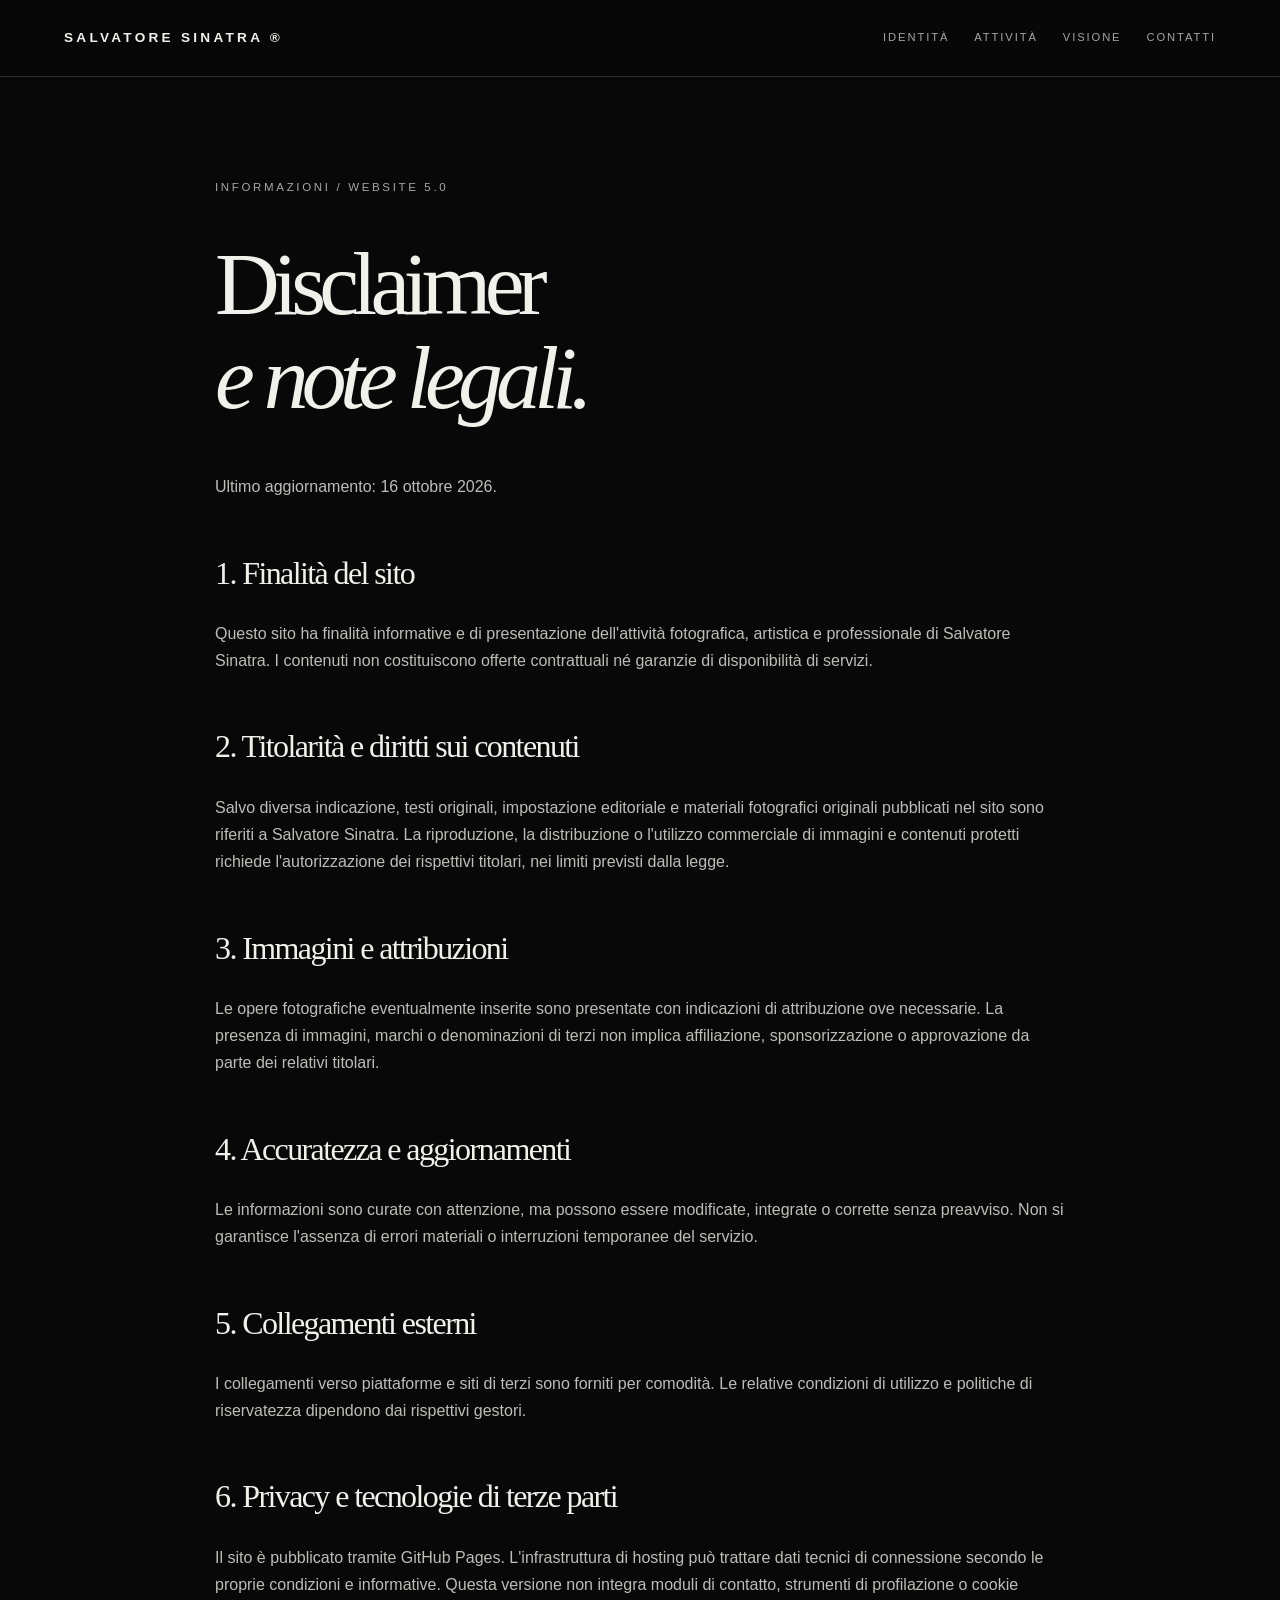
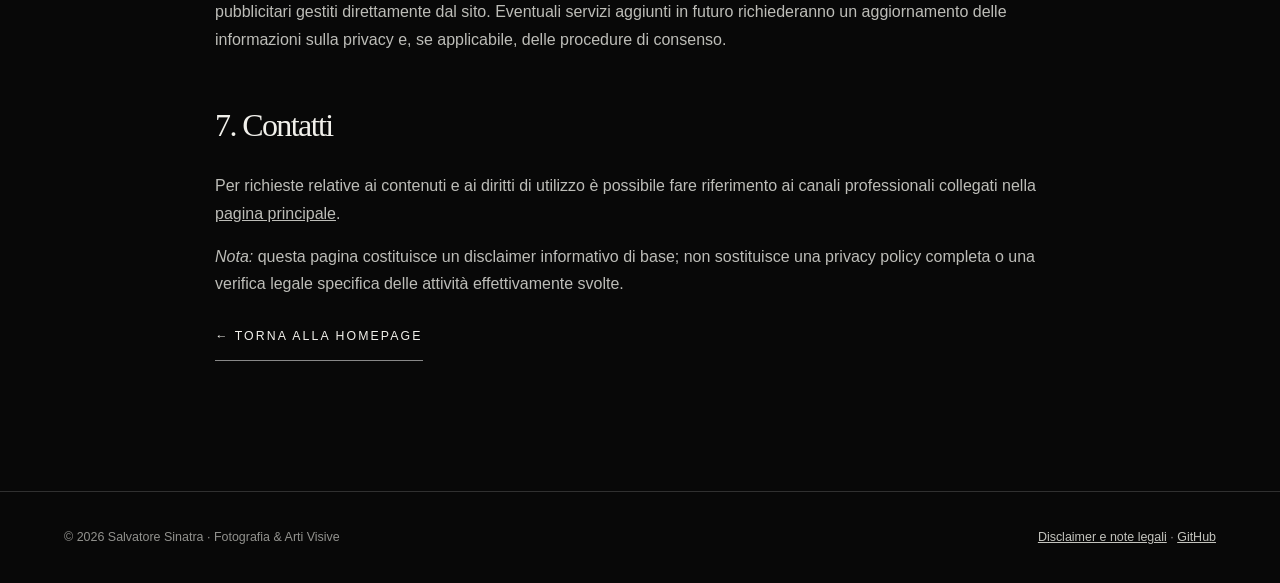
<file: disclaimer.html>
<!doctype html><html lang="it"><head><meta charset="utf-8"><meta name="viewport" content="width=device-width,initial-scale=1"><meta name="theme-color" content="#080808"><meta name="description" content="Informazioni legali e disclaimer del sito ufficiale di Salvatore Sinatra."><meta property="og:type" content="website"><meta property="og:locale" content="it_IT"><meta property="og:title" content="Disclaimer e note legali — Salvatore Sinatra"><meta property="og:description" content="Informazioni legali e disclaimer del sito ufficiale di Salvatore Sinatra."><meta property="og:url" content="https://www.salvatore-sinatra.it/disclaimer.html"><link rel="canonical" href="https://www.salvatore-sinatra.it/disclaimer.html"><title>Disclaimer e note legali — Salvatore Sinatra</title><style>:root{color-scheme:dark;--black:#080808;--white:#f1f0eb;--grey:#a5a5a0;--border:#303030}*{box-sizing:border-box}html{scroll-behavior:smooth}body{margin:0;background:var(--black);color:var(--white);font:16px/1.7 -apple-system,BlinkMacSystemFont,"Segoe UI",sans-serif}a{color:inherit}a:focus-visible{outline:2px solid #fff;outline-offset:5px}.shell{width:min(1380px,90%);margin:auto}.top{position:sticky;top:0;z-index:20;background:#080808ed;border-bottom:1px solid var(--border);backdrop-filter:blur(20px)}.top .shell{min-height:76px;display:flex;align-items:center;justify-content:space-between;gap:24px}.logo{text-decoration:none;font-weight:600;font-size:.85rem;letter-spacing:.24em}.nav{display:flex;gap:25px;flex-wrap:wrap}.nav a{text-decoration:none;font-size:.7rem;letter-spacing:.17em;text-transform:uppercase;color:var(--grey)}.nav a:hover{color:#fff}.tag{font-size:.72rem;text-transform:uppercase;letter-spacing:.23em;color:var(--grey)}.serif,h1,h2,h3{font-family:Georgia,"Times New Roman",serif;font-weight:400}h1{font-size:clamp(4.4rem,11.8vw,12rem);line-height:.86;letter-spacing:-.075em;margin:38px 0 48px}h1 em,h2 em{font-weight:400}h2{font-size:clamp(2.8rem,6vw,6rem);line-height:1.08;letter-spacing:-.05em;margin:22px 0 30px}h3{font-size:2rem;margin:12px 0}.hero{min-height:calc(100svh - 76px);display:flex;flex-direction:column;justify-content:center;padding:90px 0 70px;position:relative}.hero:after{content:"";position:absolute;right:0;top:15%;height:55%;width:1px;background:linear-gradient(transparent,#aaa,transparent);opacity:.4}.hero-bottom{display:flex;justify-content:space-between;align-items:end;gap:30px}.lead{font-size:clamp(1.12rem,2vw,1.5rem);line-height:1.55;max-width:610px;color:#cecec9}.counter{font:italic 2rem Georgia,serif;color:#777}.link{display:inline-flex;align-items:center;gap:20px;text-decoration:none;border-bottom:1px solid #888;padding:13px 0;font-size:.77rem;text-transform:uppercase;letter-spacing:.17em}.link:hover{border-color:white}.section{border-top:1px solid var(--border);padding:110px 0}.two{display:grid;grid-template-columns:1fr 1.1fr;gap:10%}.copy{font-size:1.08rem;color:#bdbdb8;max-width:710px}.quote{font:italic clamp(1.8rem,3vw,3rem)/1.35 Georgia,serif;max-width:970px;margin:75px 0 0}.index{color:#777;font-size:.75rem;letter-spacing:.15em}.services{display:grid;grid-template-columns:repeat(2,1fr);border-top:1px solid var(--border);margin-top:45px}.service{padding:35px 35px 35px 0;border-bottom:1px solid var(--border);min-height:210px}.service:nth-child(odd){border-right:1px solid var(--border)}.service:nth-child(even){padding-left:35px}.service p{color:var(--grey);max-width:420px}.band{background:#eae9e4;color:#101010;padding:105px 0}.band .tag{color:#555}.band .copy{color:#3c3c3c}.details{display:flex;justify-content:space-between;gap:25px;flex-wrap:wrap;padding-top:35px;border-top:1px solid #aaa}.contact{padding:125px 0}.contact h2{font-size:clamp(3.6rem,8vw,9rem)}.foot{border-top:1px solid var(--border);padding:35px 0;color:#92928e;font-size:.78rem}.foot .shell{display:flex;justify-content:space-between;flex-wrap:wrap;gap:20px}.foot a{color:#c3c3bd}.legal{max-width:850px;padding:95px 0 130px}.legal h1{font-size:clamp(3.4rem,7vw,7rem);line-height:1.05}.legal h2{font-size:2rem;margin-top:55px}.legal p{color:#bdbdb8}.legal ul{color:#bdbdb8}@media(max-width:760px){.top .shell{padding:20px 0;align-items:flex-start;flex-direction:column}.nav{gap:13px}.hero{min-height:70svh}.hero-bottom,.two{display:block}.counter{display:none}.section{padding:75px 0}.services{grid-template-columns:1fr}.service:nth-child(odd){border-right:0}.service:nth-child(even){padding-left:0}.band{padding:75px 0}}.skip-link{position:absolute;left:-9999px;top:1rem;z-index:100;background:#f1f0eb;color:#090909;padding:12px 18px;text-decoration:none}.skip-link:focus{left:1rem;top:1rem}</style>  <meta property="og:site_name" content="Salvatore Sinatra">
  <meta name="twitter:card" content="summary">
  <meta name="twitter:title" content="Disclaimer e note legali — Salvatore Sinatra">
  <meta name="twitter:description" content="Informazioni legali e disclaimer del sito ufficiale di Salvatore Sinatra.">
  <script type="application/ld+json">{"@context":"https://schema.org","@type":"WebPage","name":"Disclaimer e note legali — Salvatore Sinatra","url":"https://www.salvatore-sinatra.it/disclaimer.html","description":"Informazioni legali e disclaimer del sito ufficiale di Salvatore Sinatra.","inLanguage":"it-IT","isPartOf":{"@type":"WebSite","name":"Salvatore Sinatra","url":"https://www.salvatore-sinatra.it/"}}</script>
</head><body><a class="skip-link" href="#main-content">Vai al contenuto</a><header class="top"><div class="shell"><a class="logo" href="/">SALVATORE SINATRA <span aria-hidden="true">®</span></a><nav class="nav" aria-label="Navigazione principale"><a href="/#identita">Identità</a><a href="/#attivita">Attività</a><a href="/#visione">Visione</a><a href="/#contatti">Contatti</a></nav></div></header><main id="main-content" class="shell legal"><span class="tag">Informazioni / Website 5.0</span><h1>Disclaimer<br><em>e note legali.</em></h1><p>Ultimo aggiornamento: 16 ottobre 2026.</p><h2>1. Finalità del sito</h2><p>Questo sito ha finalità informative e di presentazione dell'attività fotografica, artistica e professionale di Salvatore Sinatra. I contenuti non costituiscono offerte contrattuali né garanzie di disponibilità di servizi.</p><h2>2. Titolarità e diritti sui contenuti</h2><p>Salvo diversa indicazione, testi originali, impostazione editoriale e materiali fotografici originali pubblicati nel sito sono riferiti a Salvatore Sinatra. La riproduzione, la distribuzione o l'utilizzo commerciale di immagini e contenuti protetti richiede l'autorizzazione dei rispettivi titolari, nei limiti previsti dalla legge.</p><h2>3. Immagini e attribuzioni</h2><p>Le opere fotografiche eventualmente inserite sono presentate con indicazioni di attribuzione ove necessarie. La presenza di immagini, marchi o denominazioni di terzi non implica affiliazione, sponsorizzazione o approvazione da parte dei relativi titolari.</p><h2>4. Accuratezza e aggiornamenti</h2><p>Le informazioni sono curate con attenzione, ma possono essere modificate, integrate o corrette senza preavviso. Non si garantisce l'assenza di errori materiali o interruzioni temporanee del servizio.</p><h2>5. Collegamenti esterni</h2><p>I collegamenti verso piattaforme e siti di terzi sono forniti per comodità. Le relative condizioni di utilizzo e politiche di riservatezza dipendono dai rispettivi gestori.</p><h2>6. Privacy e tecnologie di terze parti</h2><p>Il sito è pubblicato tramite GitHub Pages. L'infrastruttura di hosting può trattare dati tecnici di connessione secondo le proprie condizioni e informative. Questa versione non integra moduli di contatto, strumenti di profilazione o cookie pubblicitari gestiti direttamente dal sito. Eventuali servizi aggiunti in futuro richiederanno un aggiornamento delle informazioni sulla privacy e, se applicabile, delle procedure di consenso.</p><h2>7. Contatti</h2><p>Per richieste relative ai contenuti e ai diritti di utilizzo è possibile fare riferimento ai canali professionali collegati nella <a href="/">pagina principale</a>.</p><p><em>Nota:</em> questa pagina costituisce un disclaimer informativo di base; non sostituisce una privacy policy completa o una verifica legale specifica delle attività effettivamente svolte.</p><a class="link" href="/">← Torna alla homepage</a></main><footer class="foot"><div class="shell"><span>© 2026 Salvatore Sinatra · Fotografia & Arti Visive</span><span><a href="/disclaimer.html">Disclaimer e note legali</a> · <a href="https://github.com/salvatoresinatra0001-ux" rel="noopener noreferrer">GitHub</a></span></div></footer></body></html>
</file>
<file: assets/ss-visual-theme.css>
/* Salvatore Sinatra — site-safe theme overrides, V2.1. Images are intentionally unaffected. */
.ss-theme-switch{position:fixed;right:max(16px,env(safe-area-inset-right));bottom:max(16px,env(safe-area-inset-bottom));z-index:10000;display:inline-flex;align-items:center;justify-content:center;min-height:44px;padding:11px 16px;border-radius:999px;border:1px solid currentColor;background:#080808;color:#fff;font:600 12px/1.2 system-ui,sans-serif;letter-spacing:.03em;cursor:pointer;box-shadow:0 4px 18px #0005}
.ss-theme-switch:focus-visible{outline:3px solid #818cf8;outline-offset:3px}
html[data-ss-theme="light"]{color-scheme:light;--black:#fafaf8;--white:#171717;--grey:#525252;--border:#d5d5d5;--ink:#181818;--muted:#565656;--line:#d5d5d5}
html[data-ss-theme="light"] body{background:#fafaf8!important;color:#171717!important}
html[data-ss-theme="light"] :is(header,footer,.top,.site-header,.footer,.foot,.bar,.social-home,.social-widget,.tile,.item,.card,.contact-section,.contact,.section,main,aside){color:#171717}
html[data-ss-theme="light"] :is(header,footer,.top,.site-header,.footer,.foot,.bar,.social-home,.social-widget){background-color:#fafaf8!important;border-color:#d0d0d0!important}
html[data-ss-theme="light"] :is(p,.copy,.lead,.intro,.note,.eyebrow,.tag,.tile p,.item p,figcaption,small){color:#454545!important}
html[data-ss-theme="light"] :is(h1,h2,h3,h4,a,.brand,.wordmark,.logo){color:#171717}
html[data-ss-theme="light"] :is(.button,.ss-theme-switch){background:#fff;color:#171717;border-color:#777}
html[data-ss-theme="light"] :is(.hero,.view,.hero-bottom,.grid,.tiles){background-color:transparent}
html[data-ss-theme="light"] :is(.ss-photo-gallery-v10,#ss-photo-gallery-v10){background:#f3f3f1!important;color:#171717!important}
html[data-ss-theme="light"] :is(.ss-photo-gallery-v10,#ss-photo-gallery-v10) :is(h2,h3,p,figcaption){color:#171717!important}
html[data-ss-theme="dark"]{color-scheme:dark;--black:#000;--white:#fafafa;--grey:#bbb;--border:#343434;--ink:#fafafa;--muted:#bbb;--line:#343434}
html[data-ss-theme="dark"] body{background:#000!important;color:#fafafa!important}
html[data-ss-theme="dark"] :is(header,footer,.top,.site-header,.footer,.foot,.bar,.social-home,.social-widget){background-color:#000!important;color:#fafafa;border-color:#343434!important}
html[data-ss-theme="dark"] :is(p,.copy,.lead,.intro,.note,.eyebrow,.tag,.tile p,.item p,figcaption,small){color:#c5c5c5}
html[data-ss-theme="dark"] :is(h1,h2,h3,h4,a,.brand,.wordmark,.logo){color:#fafafa}
html[data-ss-theme="dark"] .ss-theme-switch{background:#000;color:#fff;border-color:#bbb}
html[data-ss-theme="dark"] :is(.ss-photo-gallery-v10,#ss-photo-gallery-v10){background:#080808!important;color:#fafafa!important}
@media(max-width:600px){.ss-theme-switch{font-size:11px;padding:10px 12px;max-width:calc(100vw - 32px)}}
@media(prefers-reduced-motion:reduce){.ss-theme-switch{transition:none}}
</file>
<file: assets/ss-editorial-v11.css>
/* SALVATORE SINATRA — VISUAL IDENTITY SYSTEM 11.0
   Shared, progressive editorial layer. Non-destructive to original photography. */
:root{--ss11-ink:#f2f0eb;--ss11-muted:#aaa9a4;--ss11-line:#44433f;--ss11-surface:#141413;--ss11-bg:#080808;--ss11-ease:cubic-bezier(.22,1,.36,1)}
html[data-ss-theme="light"]{--ss11-ink:#191919;--ss11-muted:#565651;--ss11-line:#c7c6c1;--ss11-surface:#eeede8;--ss11-bg:#fafaf8}
html{scroll-padding-top:clamp(78px,9vh,110px)}
body{font-kerning:normal;text-rendering:optimizeLegibility}
::selection{background:#d1cdc3;color:#101010}
:where(a,button,input):focus-visible{outline:2px solid var(--ss11-ink);outline-offset:4px}
:where(.top,.site-header,body>header){isolation:isolate}
:where(.nav a,header nav a){text-decoration-thickness:1px;text-underline-offset:7px}
:where(.hero) h1{font-feature-settings:"kern" 1;text-wrap:balance}
:where(.section,.contact,.contact-section) h2{font-kerning:normal;text-wrap:balance}
:where(.service,.item,.atlas-pillar-grid article,.atlas-project-list article,.atlas-directory article,.collection){
  transition:border-color .35s var(--ss11-ease),background-color .35s var(--ss11-ease),transform .35s var(--ss11-ease)}
:where(.service,.item,.atlas-pillar-grid article,.atlas-project-list article,.atlas-directory article,.collection):hover{border-color:var(--ss11-muted)}
@media (hover:hover) and (prefers-reduced-motion:no-preference){
  :where(.service,.item,.atlas-pillar-grid article,.atlas-project-list article,.atlas-directory article):hover{transform:translateY(-3px)}
}
.ss11-progress{position:fixed;inset:0 auto auto 0;z-index:12000;width:0;height:3px;pointer-events:none;background:var(--ss11-ink);box-shadow:0 0 10px #7775;transition:width .08s linear}
.ss11-network{display:grid;grid-template-columns:minmax(190px,.9fr) minmax(0,2.1fr);align-items:stretch;gap:clamp(20px,4vw,70px);padding:26px clamp(22px,4.5vw,86px);background:var(--ss11-bg);border-top:1px solid var(--ss11-line);border-bottom:1px solid var(--ss11-line);color:var(--ss11-ink)}
.ss11-network__heading{display:flex;flex-direction:column;gap:8px;justify-content:center}
.ss11-network__eyebrow{color:var(--ss11-muted);font:600 10px/1.5 system-ui,sans-serif;letter-spacing:.22em;text-transform:uppercase}
.ss11-network__heading strong{font:400 clamp(20px,2.25vw,33px)/1.15 Georgia,serif;letter-spacing:-.035em}
.ss11-network__links{display:grid;grid-template-columns:repeat(3,minmax(0,1fr));border-left:1px solid var(--ss11-line)}
.ss11-network__link{display:flex;min-width:0;flex-direction:column;justify-content:center;gap:10px;padding:16px 20px;border-right:1px solid var(--ss11-line);text-decoration:none;color:inherit;transition:background-color .25s,color .25s}
.ss11-network__link:hover,.ss11-network__link:focus-visible{background:var(--ss11-surface)}
.ss11-network__link[aria-current="page"]{background:var(--ss11-surface)}
.ss11-network__link small{font:600 9px/1.5 system-ui,sans-serif;letter-spacing:.17em;text-transform:uppercase;color:var(--ss11-muted)}
.ss11-network__link span{font:500 clamp(12px,1vw,15px)/1.45 system-ui,sans-serif;overflow-wrap:anywhere}
.ss11-network__link span:after{content:" ↗";color:var(--ss11-muted)}
.ss11-network__link[aria-current="page"] span:after{content:" /"}
#ss-photo-gallery-v10 .ss-photo-grid{gap:clamp(16px,2.3vw,32px)}
#ss-photo-gallery-v10 figure{border-color:var(--ss11-line);transition:border-color .3s,background-color .3s}
#ss-photo-gallery-v10 figure:hover{border-color:var(--ss11-ink);background:var(--ss11-surface)}
#ss-photo-gallery-v10 .ss11-photo-trigger{display:block;width:100%;padding:0;border:0;background:transparent;color:inherit;cursor:zoom-in;text-align:inherit}
#ss-photo-gallery-v10 .ss11-photo-trigger img{width:100%;height:auto;object-fit:contain}
#ss-photo-gallery-v10 figcaption{display:flex;justify-content:space-between;align-items:center;gap:12px}
#ss-photo-gallery-v10 figcaption:after{content:"APRI ↗";font:600 9px/1.5 system-ui,sans-serif;letter-spacing:.15em;color:var(--ss11-muted)}
.ss11-lightbox{border:1px solid #61615d;background:#090909;color:#f2f0eb;box-shadow:0 30px 100px #000b;padding:clamp(16px,3vw,36px);width:min(1180px,96vw);max-width:96vw;max-height:96dvh;overscroll-behavior:contain}
.ss11-lightbox::backdrop{background:rgba(0,0,0,.92);backdrop-filter:blur(8px)}
.ss11-lightbox__bar,.ss11-lightbox__nav{display:flex;align-items:center;justify-content:space-between;gap:20px}
.ss11-lightbox__bar{border-bottom:1px solid #42423f;padding-bottom:16px}
.ss11-lightbox__eyebrow{font:600 10px/1.5 system-ui,sans-serif;letter-spacing:.21em;color:#a9a9a5}
.ss11-lightbox button{font:600 11px/1.4 system-ui,sans-serif;letter-spacing:.12em;color:#f2f0eb;border:1px solid #686862;background:transparent;padding:11px 14px;cursor:pointer}
.ss11-lightbox button:hover,.ss11-lightbox button:focus-visible{background:#ededeb;color:#111}
.ss11-lightbox button:disabled{opacity:.35;cursor:not-allowed}
.ss11-lightbox__image{display:block;width:100%;height:auto;max-height:calc(96dvh - 220px);object-fit:contain;margin:18px auto;background:#090909}
.ss11-lightbox__nav{border-top:1px solid #42423f;padding-top:16px}
.ss11-lightbox__caption{color:#bcbcb9;font:400 12px/1.5 system-ui,sans-serif;max-width:55%;text-align:center}
.ss11-lightbox__count{color:#bcbcb9;font-size:11px}
@media(max-width:900px){.ss11-network{grid-template-columns:1fr;gap:18px}.ss11-network__links{border-top:1px solid var(--ss11-line)}}
@media(max-width:620px){.ss11-network{padding:24px 6vw}.ss11-network__links{grid-template-columns:1fr;border-left:0}.ss11-network__link{flex-direction:row;justify-content:space-between;gap:20px;border-right:0;border-bottom:1px solid var(--ss11-line);padding:16px 0}.ss11-network__link span{font-size:12px}.ss11-lightbox__caption{font-size:10px}.ss11-lightbox__nav{flex-wrap:wrap}.ss11-lightbox__nav button{flex:1}}
@media(prefers-reduced-motion:reduce){.ss11-progress,.ss11-network__link,:where(.service,.item,.atlas-pillar-grid article,.atlas-project-list article,.atlas-directory article,.collection){transition:none!important}}

/* V11.1 — monochrome contrast, navigation and safe visual defaults */
:where(.top .nav a,body>header nav a)[aria-current="location"]{color:var(--ss11-ink);text-decoration:underline;text-decoration-color:var(--ss11-muted);text-underline-offset:8px}
html[data-ss-theme="light"] #ss-photo-gallery-v10 figure{background:#eeede8;border-color:var(--ss11-line)}
html[data-ss-theme="light"] #ss-photo-gallery-v10 .ss11-photo-trigger img{background:#e5e4df}
html[data-ss-theme="light"] #ss-photo-gallery-v10 figcaption{color:#33332f}
html[data-ss-theme="light"] .ss11-progress{background:#222}

/* V11.3 — reserve interactive area for native lazy-loading images.
   Original images and intrinsic aspect ratios are never cropped. */
#ss-photo-gallery-v10 .ss11-photo-trigger{
  min-height:clamp(180px,26vw,310px);
  display:grid;
  place-items:center;
}
#ss-photo-gallery-v10 .ss11-photo-trigger img{
  object-fit:contain;
  max-height:580px;
}

/* Responsive Extended V14 — complementary rules; original editorial layout retained. */
:where(.shell,.hero-bottom,.two,.services,.ss11-network__links,.ss-photo-grid) > *{min-width:0}
:where(.logo,.service,#contatti-unificati a){overflow-wrap:anywhere}
:where(img,video,iframe){max-width:100%}
@media (min-width:1800px){
  .shell{width:min(1840px,90%)}
  #ss-photo-gallery-v10 .ss-gallery-inner{max-width:1840px}
  #ss-photo-gallery-v10 .ss-photo-grid{grid-template-columns:repeat(4,minmax(0,1fr))}
  .hero{min-height:min(920px,calc(100svh - 76px))}
}
@media (min-width:3000px){
  .shell{width:min(2160px,88%)}
  #ss-photo-gallery-v10 .ss-gallery-inner{max-width:2160px}
}
@media (max-width:760px){
  .top .shell{gap:14px}
  .nav{row-gap:8px}
  .hero-bottom{min-width:0}
  #contatti-unificati{box-sizing:border-box;width:calc(100% - 28px)}
}
@media (max-width:390px){
  .hero h1{font-size:clamp(2.7rem,11vw,4rem);letter-spacing:-.065em}
  .contact h2{font-size:clamp(2.55rem,10vw,3.5rem)}
}
</file>
<file: assets/ss-contact-footer.css>
/* Salvatore Sinatra | Compact editorial contact footer.
   Additive layer: original photography and existing content remain unchanged. */
.ss-contact-footer{box-sizing:border-box;min-width:0;width:100%;grid-column:1/-1;padding:0 0 clamp(28px,3vw,50px);margin:0 0 clamp(22px,2.8vw,40px);border-bottom:1px solid rgba(145,145,145,.45);color:inherit;text-align:left}
.ss-contact-footer *{box-sizing:border-box}
.ss-contact-footer__head{display:flex;align-items:end;justify-content:space-between;flex-wrap:wrap;gap:16px 32px;margin-bottom:clamp(22px,3vw,38px)}
.ss-contact-footer__kicker{display:block;margin-bottom:12px;font:600 11px/1.5 system-ui,sans-serif;letter-spacing:.18em;text-transform:uppercase;opacity:.75}
.ss-contact-footer__head h2{font:400 clamp(27px,3.4vw,50px)/1.14 Georgia,"Times New Roman",serif;letter-spacing:-.04em;text-transform:none;margin:0;color:inherit;max-width:100%}
.ss-contact-footer__head p{font:400 14px/1.6 system-ui,sans-serif;margin:0;max-width:440px;color:inherit;opacity:.75}
.ss-contact-footer__grid{display:grid;grid-template-columns:repeat(3,minmax(0,1fr));gap:clamp(10px,1.25vw,22px)}
.ss-contact-footer__item{display:flex;flex-direction:column;justify-content:center;align-items:flex-start;gap:9px;min-width:0;min-height:92px;padding:clamp(16px,1.8vw,26px);border:1px solid rgba(145,145,145,.45);background:transparent;color:inherit;text-decoration:none;transition:border-color .2s ease,background-color .2s ease}
.ss-contact-footer__item:hover,.ss-contact-footer__item:focus-visible{border-color:currentColor;background:rgba(145,145,145,.07);text-decoration:none}
.ss-contact-footer__label{font:600 10px/1.5 system-ui,sans-serif;letter-spacing:.16em;text-transform:uppercase;opacity:.72}
.ss-contact-footer__value{font:500 clamp(12px,1.1vw,16px)/1.5 system-ui,sans-serif;overflow-wrap:anywhere;word-break:normal}
.ss-contact-footer__social{display:flex;align-items:center;gap:12px 24px;flex-wrap:wrap;margin-top:clamp(18px,2vw,30px);font:500 12px/1.6 system-ui,sans-serif}
.ss-contact-footer__social-label{letter-spacing:.12em;text-transform:uppercase;opacity:.65}
.ss-contact-footer__social a{color:inherit;text-decoration:underline;text-underline-offset:5px;min-height:36px;display:inline-flex;align-items:center}
.ss-contact-footer a:focus-visible{outline:2px solid currentColor;outline-offset:4px}
@media(max-width:850px){.ss-contact-footer__grid{grid-template-columns:1fr}.ss-contact-footer__item{min-height:70px;padding:16px 18px}.ss-contact-footer__head{align-items:start;flex-direction:column}}
@media(min-width:2400px){.ss-contact-footer__head,.ss-contact-footer__grid,.ss-contact-footer__social{max-width:2000px;margin-left:auto;margin-right:auto}}
@media(prefers-reduced-motion:reduce){.ss-contact-footer__item{transition:none}}
</file>
